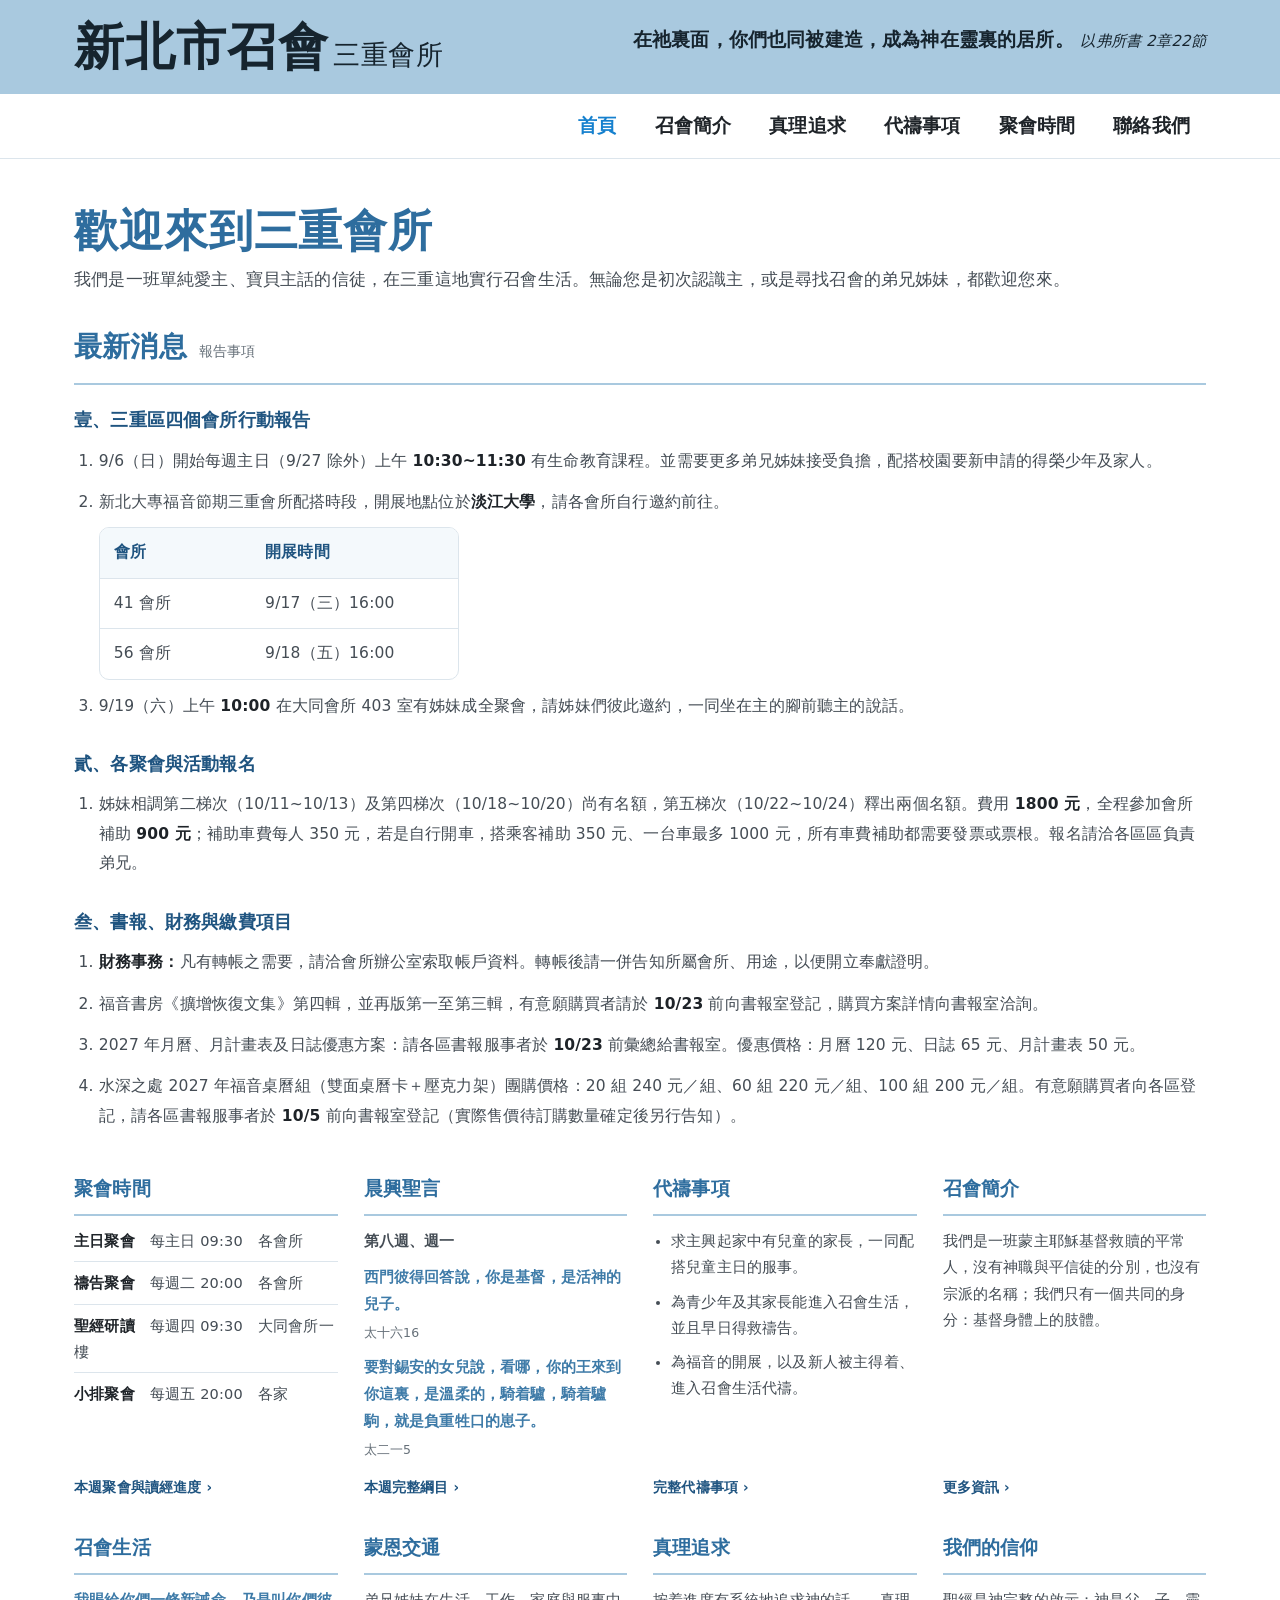
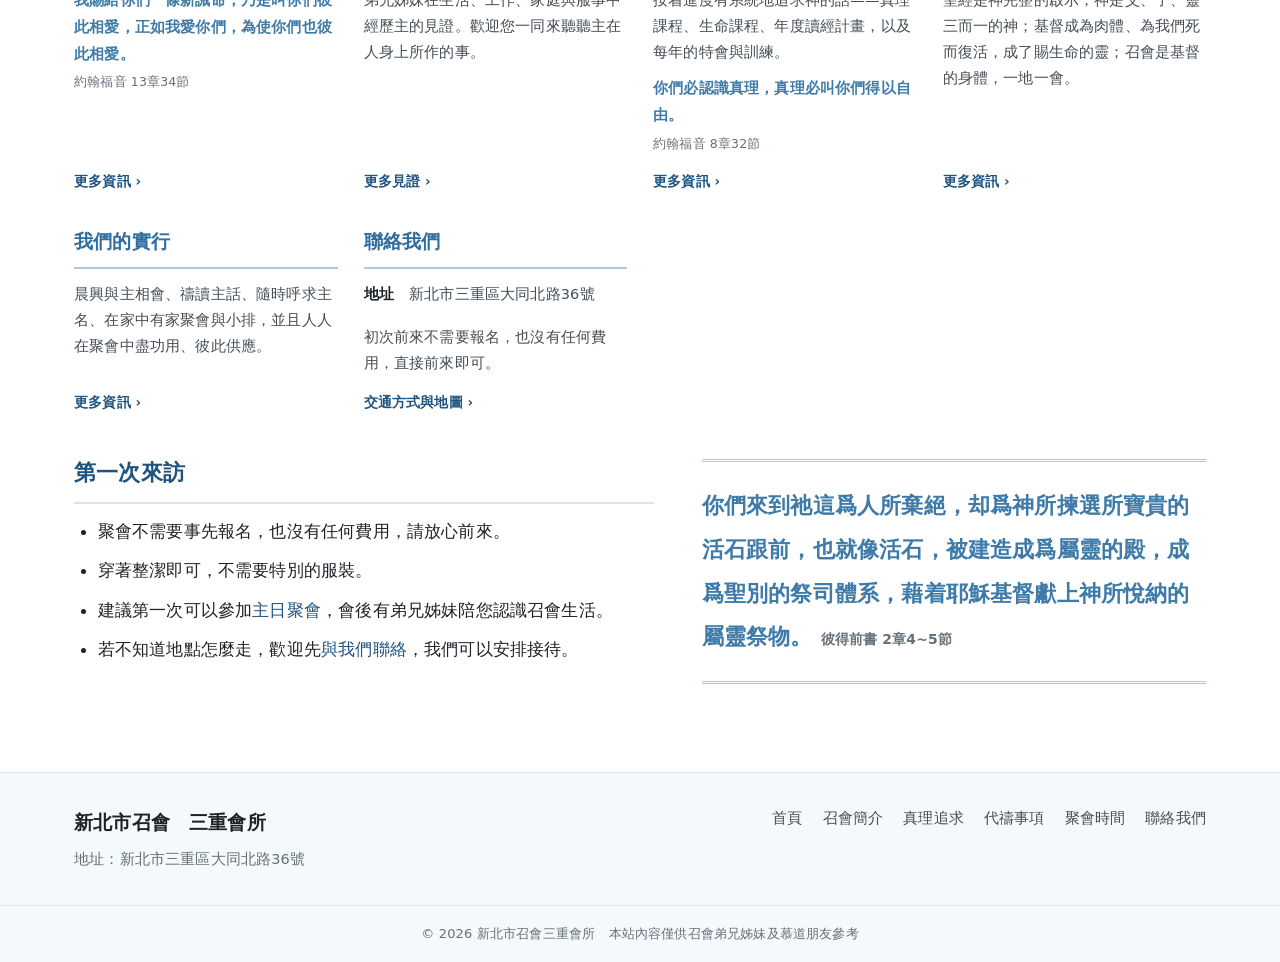
<file: index.html>
<!DOCTYPE html>
<html lang="zh-Hant-TW">
<head>
<meta charset="UTF-8">
<meta name="viewport" content="width=device-width, initial-scale=1">
<title>首頁</title>
<meta name="description" content="新北市召會三重會所：聚會時間、代禱事項、晨興聖言與真理追求資訊。歡迎您與我們一同過召會生活。">
<meta name="theme-color" content="#A9C9DF">
<meta property="og:type" content="website">
<meta property="og:title" content="首頁｜新北市召會三重會所">
<meta property="og:description" content="新北市召會三重會所：聚會時間、代禱事項、晨興聖言與真理追求資訊。歡迎您與我們一同過召會生活。">
<meta property="og:locale" content="zh_TW">
<link rel="stylesheet" href="style.css">
</head>
<body data-page="home">

<a class="skip-link" href="#main">跳至主要內容</a>

<!-- 標題帶與選單由 site.js 產生；未開啟 JavaScript 時顯示下方簡易連結 -->
<div id="site-header"><noscript>
  <header class="banner"><div class="wrap banner__inner">
    <span class="banner__logo"><span class="banner__org">新北市召會</span><span class="banner__hall">三重會所</span></span>
  </div></header>
  <nav class="nav" aria-label="主選單"><div class="wrap nav__inner"><ul class="nav__list" style="display:flex">
    <li class="nav__item"><a class="nav__link" href="index.html">首頁</a></li>
    <li class="nav__item"><a class="nav__link" href="about.html">召會簡介</a></li>
    <li class="nav__item"><a class="nav__link" href="truth.html">真理追求</a></li>
    <li class="nav__item"><a class="nav__link" href="prayer.html">代禱事項</a></li>
    <li class="nav__item"><a class="nav__link" href="meetings.html">聚會時間</a></li>
    <li class="nav__item"><a class="nav__link" href="contact.html">聯絡我們</a></li>
  </ul></div></nav>
</noscript></div>

<main id="main" class="page">
  <div class="wrap">
    <h1 class="page__title">歡迎來到三重會所</h1>
    <p class="page__lead">我們是一班單純愛主、寶貝主話的信徒，在三重這地實行召會生活。無論您是初次認識主，或是尋找召會的弟兄姊妹，都歡迎您來。</p>


    <!-- ============================================================
         最新消息／報告事項　★ 每週更新：修改下面三個 section 的條列即可
         ============================================================ -->
    <section class="news">
      <div class="news__head">
        <h2 class="news__title">最新消息</h2>
        <span class="news__date">報告事項</span>
      </div>

      <div class="news__sec">
        <h3 class="news__h">壹、三重區四個會所行動報告</h3>
        <ol class="news__list">
          <li>9/6（日）開始每週主日（9/27 除外）上午 <b>10:30~11:30</b> 有生命教育課程。並需要更多弟兄姊妹接受負擔，配搭校園要新申請的得榮少年及家人。</li>
          <li>新北大專福音節期三重會所配搭時段，開展地點位於<b>淡江大學</b>，請各會所自行邀約前往。
            <div class="tbl-wrap" style="margin:10px 0 0;max-width:360px">
              <table class="tbl">
                <thead><tr><th>會所</th><th>開展時間</th></tr></thead>
                <tbody>
                  <tr><td class="nw">41 會所</td><td class="when">9/17（三）16:00</td></tr>
                  <tr><td class="nw">56 會所</td><td class="when">9/18（五）16:00</td></tr>
                </tbody>
              </table>
            </div>
          </li>
          <li>9/19（六）上午 <b>10:00</b> 在大同會所 403 室有姊妹成全聚會，請姊妹們彼此邀約，一同坐在主的腳前聽主的說話。</li>
        </ol>
      </div>

      <div class="news__sec">
        <h3 class="news__h">貳、各聚會與活動報名</h3>
        <ol class="news__list">
          <li>姊妹相調第二梯次（10/11~10/13）及第四梯次（10/18~10/20）尚有名額，第五梯次（10/22~10/24）釋出兩個名額。費用 <b>1800 元</b>，全程參加會所補助 <b>900 元</b>；補助車費每人 350 元，若是自行開車，搭乘客補助 350 元、一台車最多 1000 元，所有車費補助都需要發票或票根。報名請洽各區區負責弟兄。</li>
        </ol>
      </div>

      <div class="news__sec">
        <h3 class="news__h">叁、書報、財務與繳費項目</h3>
        <ol class="news__list">
          <li><b>財務事務：</b>凡有轉帳之需要，請洽會所辦公室索取帳戶資料。轉帳後請一併告知所屬會所、用途，以便開立奉獻證明。</li>
          <li>福音書房《擴增恢復文集》第四輯，並再版第一至第三輯，有意願購買者請於 <b>10/23</b> 前向書報室登記，購買方案詳情向書報室洽詢。</li>
          <li>2027 年月曆、月計畫表及日誌優惠方案：請各區書報服事者於 <b>10/23</b> 前彙總給書報室。優惠價格：月曆 120 元、日誌 65 元、月計畫表 50 元。</li>
          <li>水深之處 2027 年福音桌曆組（雙面桌曆卡＋壓克力架）團購價格：20 組 240 元／組、60 組 220 元／組、100 組 200 元／組。有意願購買者向各區登記，請各區書報服事者於 <b>10/5</b> 前向書報室登記（實際售價待訂購數量確定後另行告知）。</li>
        </ol>
      </div>
    </section>

    <!-- ============================================================
         首頁入口區塊（參照淡水會所首頁的四欄版面）
         每一塊放一段摘要，底部以「更多資訊 ›」連到內頁。
         ★ 標記處請替換為實際內容。
         ============================================================ -->
    <div class="home-grid">

      <!-- ── 2. 聚會時間 ── -->
      <section class="block">
        <h2 class="block__title">聚會時間</h2>
        <div class="block__body">
          <ul class="block__list block__list--plain">
            <li><span class="block__date">主日聚會</span>　每主日 09:30　各會所</li>
            <li><span class="block__date">禱告聚會</span>　每週二 20:00　各會所</li>
            <li><span class="block__date">聖經研讀</span>　每週四 09:30　大同會所一樓</li>
            <li><span class="block__date">小排聚會</span>　每週五 20:00　各家</li>
          </ul>
        </div>
        <a class="block__more" href="meetings.html">本週聚會與讀經進度</a>
      </section>

      <!-- ── 3. 晨興聖言（★ 每週更新摘錄）── -->
      <section class="block">
        <h2 class="block__title">晨興聖言</h2>
        <div class="block__body">
          <p><b>第八週、週一</b></p>
          <p class="block__quote">西門彼得回答說，你是基督，是活神的兒子。
            <span class="block__ref">太十六16</span>
          </p>
          <p class="block__quote">要對錫安的女兒說，看哪，你的王來到你這裏，是溫柔的，騎着驢，騎着驢駒，就是負重牲口的崽子。
            <span class="block__ref">太二一5</span>
          </p>
        </div>
        <a class="block__more" href="morning-revival.html">本週完整綱目</a>
      </section>

      <!-- ── 4. 代禱事項 ── -->
      <section class="block">
        <h2 class="block__title">代禱事項</h2>
        <div class="block__body">
          <ul class="block__list">
            <li>求主興起家中有兒童的家長，一同配搭兒童主日的服事。</li>
            <li>為青少年及其家長能進入召會生活，並且早日得救禱告。</li>
            <li>為福音的開展，以及新人被主得着、進入召會生活代禱。</li>
          </ul>
        </div>
        <a class="block__more" href="prayer.html">完整代禱事項</a>
      </section>

      <!-- ── 5. 召會簡介 ── -->
      <section class="block">
        <h2 class="block__title">召會簡介</h2>
        <div class="block__body">
          <p>我們是一班蒙主耶穌基督救贖的平常人，沒有神職與平信徒的分別，也沒有宗派的名稱；我們只有一個共同的身分：基督身體上的肢體。</p>
        </div>
        <a class="block__more" href="about.html">更多資訊</a>
      </section>

      <!-- ── 6. 召會生活 ── -->
      <section class="block">
        <h2 class="block__title">召會生活</h2>
        <div class="block__body">
          <!-- ★ 有照片時，上傳到 repo 根目錄後在這裏加上 <img src="照片.jpg" alt="召會生活"> -->
          <p class="block__quote">我賜給你們一條新誡命，乃是叫你們彼此相愛，正如我愛你們，為使你們也彼此相愛。
            <span class="block__ref">約翰福音 13章34節</span>
          </p>
        </div>
        <a class="block__more" href="church-life.html">更多資訊</a>
      </section>

      <!-- ── 7. 蒙恩交通（★ 不定期更新摘錄）── -->
      <section class="block">
        <h2 class="block__title">蒙恩交通</h2>
        <div class="block__body">
          <p>弟兄姊妹在生活、工作、家庭與服事中經歷主的見證。歡迎您一同來聽聽主在人身上所作的事。</p>
          <!-- ★ 有見證時，把上面這段換成見證前三、四行的摘錄 -->
        </div>
        <a class="block__more" href="testimony.html">更多見證</a>
      </section>

      <!-- ── 8. 真理追求 ── -->
      <section class="block">
        <h2 class="block__title">真理追求</h2>
        <div class="block__body">
          <p>按着進度有系統地追求神的話——真理課程、生命課程、年度讀經計畫，以及每年的特會與訓練。</p>
          <p class="block__quote">你們必認識真理，真理必叫你們得以自由。
            <span class="block__ref">約翰福音 8章32節</span>
          </p>
        </div>
        <a class="block__more" href="truth.html">更多資訊</a>
      </section>

      <!-- ── 9. 我們的信仰 ── -->
      <section class="block">
        <h2 class="block__title">我們的信仰</h2>
        <div class="block__body">
          <p>聖經是神完整的啟示；神是父、子、靈三而一的神；基督成為肉體、為我們死而復活，成了賜生命的靈；召會是基督的身體，一地一會。</p>
        </div>
        <a class="block__more" href="faith.html">更多資訊</a>
      </section>

      <!-- ── 10. 我們的實行 ── -->
      <section class="block">
        <h2 class="block__title">我們的實行</h2>
        <div class="block__body">
          <p>晨興與主相會、禱讀主話、隨時呼求主名、在家中有家聚會與小排，並且人人在聚會中盡功用、彼此供應。</p>
        </div>
        <a class="block__more" href="practice.html">更多資訊</a>
      </section>

      <!-- ── 11. 聯絡我們 ── -->
      <section class="block">
        <h2 class="block__title">聯絡我們</h2>
        <div class="block__body">
          <ul class="block__list block__list--plain">
            <li><span class="block__date">地址</span>　新北市三重區大同北路36號</li>
            <!-- ★ 有電話與信箱時，取消下面兩行的註解並填入：
            <li><span class="block__date">電話</span>　(02) 0000-0000</li>
            <li><span class="block__date">E-mail</span>　someone@example.com</li>
            -->
          </ul>
          <p>初次前來不需要報名，也沒有任何費用，直接前來即可。</p>
        </div>
        <a class="block__more" href="contact.html">交通方式與地圖</a>
      </section>

      <!-- ★ 相關網站區塊：取得各站網址後再加回（請告知網址） -->

    </div>

    <!-- ── 初次來訪 ── -->
    <div class="layout">
      <div>
        <h2 class="sec" style="margin-top:0">第一次來訪</h2>
        <ul class="list">
          <li>聚會不需要事先報名，也沒有任何費用，請放心前來。</li>
          <li>穿著整潔即可，不需要特別的服裝。</li>
          <li>建議第一次可以參加<a href="meetings.html">主日聚會</a>，會後有弟兄姊妹陪您認識召會生活。</li>
          <li>若不知道地點怎麼走，歡迎先<a href="contact.html">與我們聯絡</a>，我們可以安排接待。</li>
        </ul>
      </div>
      <aside>
        <p class="verse verse--ruled">
          你們來到祂這爲人所棄絕，却爲神所揀選所寶貴的活石跟前，也就像活石，被建造成爲屬靈的殿，成爲聖別的祭司體系，藉着耶穌基督獻上神所悅納的屬靈祭物。
          <span class="verse__ref">彼得前書 2章4~5節</span>
        </p>
      </aside>
    </div>
  </div>
</main>

<div id="site-footer"></div>
<script src="site.js"></script>
</body>
</html>
</file>
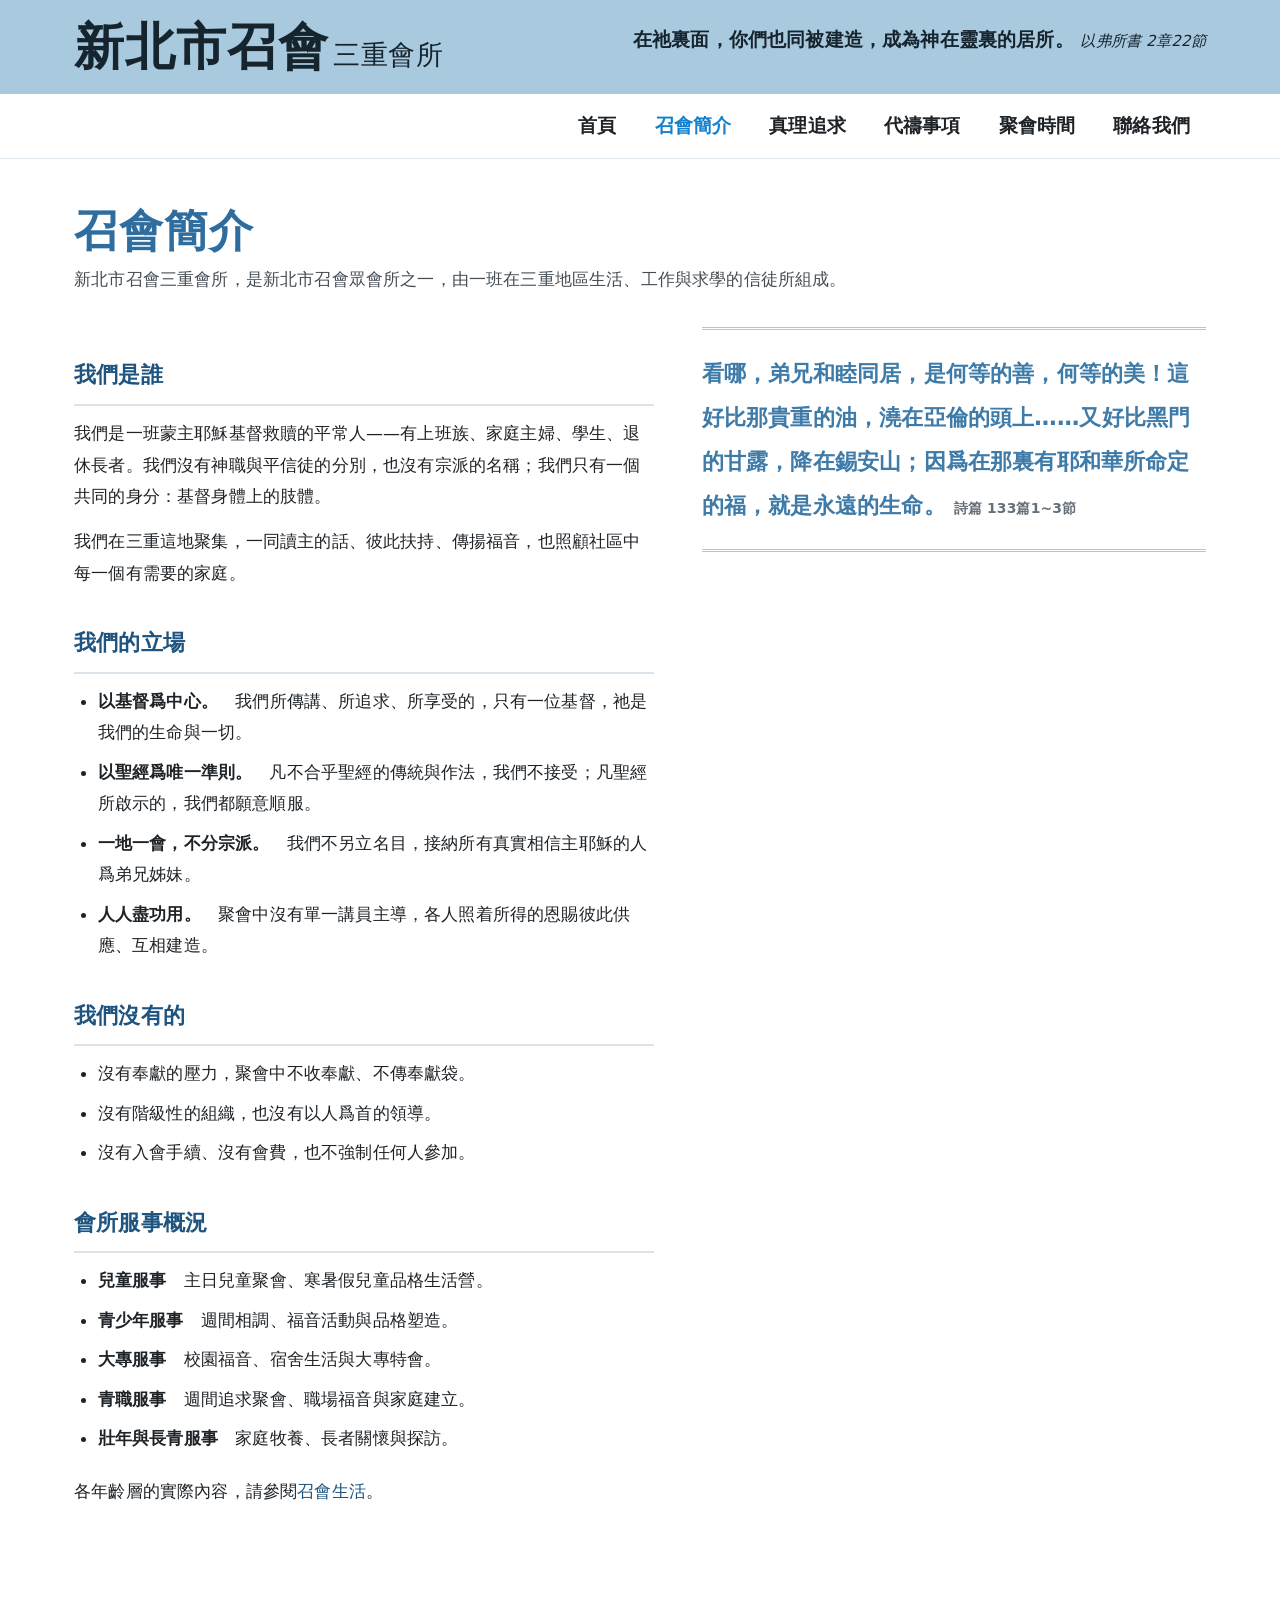
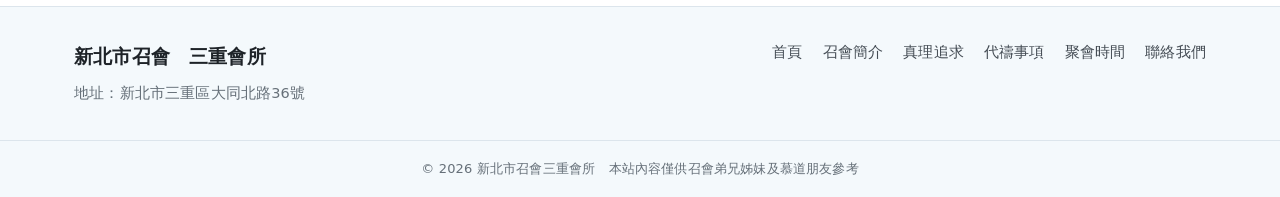
<file: about.html>
<!DOCTYPE html>
<html lang="zh-Hant-TW">
<head>
<meta charset="UTF-8">
<meta name="viewport" content="width=device-width, initial-scale=1">
<title>召會簡介</title>
<meta name="description" content="認識新北市召會三重會所：我們是誰、我們的立場、我們沒有的，以及會所的服事概況。">
<meta name="theme-color" content="#A9C9DF">
<meta property="og:type" content="website">
<meta property="og:title" content="召會簡介｜新北市召會三重會所">
<meta property="og:description" content="認識新北市召會三重會所：我們是誰、我們的立場、我們沒有的，以及會所的服事概況。">
<meta property="og:locale" content="zh_TW">
<link rel="stylesheet" href="style.css">
</head>
<body data-page="about">

<a class="skip-link" href="#main">跳至主要內容</a>

<!-- 標題帶與選單由 site.js 產生；未開啟 JavaScript 時顯示下方簡易連結 -->
<div id="site-header"><noscript>
  <header class="banner"><div class="wrap banner__inner">
    <span class="banner__logo"><span class="banner__org">新北市召會</span><span class="banner__hall">三重會所</span></span>
  </div></header>
  <nav class="nav" aria-label="主選單"><div class="wrap nav__inner"><ul class="nav__list" style="display:flex">
    <li class="nav__item"><a class="nav__link" href="index.html">首頁</a></li>
    <li class="nav__item"><a class="nav__link" href="about.html">召會簡介</a></li>
    <li class="nav__item"><a class="nav__link" href="truth.html">真理追求</a></li>
    <li class="nav__item"><a class="nav__link" href="prayer.html">代禱事項</a></li>
    <li class="nav__item"><a class="nav__link" href="meetings.html">聚會時間</a></li>
    <li class="nav__item"><a class="nav__link" href="contact.html">聯絡我們</a></li>
  </ul></div></nav>
</noscript></div>

<main id="main" class="page">
  <div class="wrap">
    <h1 class="page__title">召會簡介</h1>
    <p class="page__lead">新北市召會三重會所，是新北市召會眾會所之一，由一班在三重地區生活、工作與求學的信徒所組成。</p>

    <div class="layout">
      <div>
        <h2 class="sec">我們是誰</h2>
        <p>我們是一班蒙主耶穌基督救贖的平常人——有上班族、家庭主婦、學生、退休長者。我們沒有神職與平信徒的分別，也沒有宗派的名稱；我們只有一個共同的身分：基督身體上的肢體。</p>
        <p>我們在三重這地聚集，一同讀主的話、彼此扶持、傳揚福音，也照顧社區中每一個有需要的家庭。</p>

        <h2 class="sec">我們的立場</h2>
        <ul class="list">
          <li><b>以基督爲中心。</b>　我們所傳講、所追求、所享受的，只有一位基督，祂是我們的生命與一切。</li>
          <li><b>以聖經爲唯一準則。</b>　凡不合乎聖經的傳統與作法，我們不接受；凡聖經所啟示的，我們都願意順服。</li>
          <li><b>一地一會，不分宗派。</b>　我們不另立名目，接納所有真實相信主耶穌的人爲弟兄姊妹。</li>
          <li><b>人人盡功用。</b>　聚會中沒有單一講員主導，各人照着所得的恩賜彼此供應、互相建造。</li>
        </ul>

        <h2 class="sec">我們沒有的</h2>
        <ul class="list">
          <li>沒有奉獻的壓力，聚會中不收奉獻、不傳奉獻袋。</li>
          <li>沒有階級性的組織，也沒有以人爲首的領導。</li>
          <li>沒有入會手續、沒有會費，也不強制任何人參加。</li>
        </ul>

        <h2 class="sec">會所服事概況</h2>
        <ul class="list">
          <li><b>兒童服事</b>　主日兒童聚會、寒暑假兒童品格生活營。</li>
          <li><b>青少年服事</b>　週間相調、福音活動與品格塑造。</li>
          <li><b>大專服事</b>　校園福音、宿舍生活與大專特會。</li>
          <li><b>青職服事</b>　週間追求聚會、職場福音與家庭建立。</li>
          <li><b>壯年與長青服事</b>　家庭牧養、長者關懷與探訪。</li>
        </ul>
        <p>各年齡層的實際內容，請參閱<a href="church-life.html">召會生活</a>。</p>

        <!-- ★ 會所沿革：取得設立年份、遷移與人數概況後，可在此加入一段 div.note -->
      </div>

      <aside>
        <p class="verse verse--ruled">
          看哪，弟兄和睦同居，是何等的善，何等的美！這好比那貴重的油，澆在亞倫的頭上……又好比黑門的甘露，降在錫安山；因爲在那裏有耶和華所命定的福，就是永遠的生命。
          <span class="verse__ref">詩篇 133篇1~3節</span>
        </p>

        <!-- ★ 會所照片：上傳到 repo 根目錄後，在此加入 figure.figure 與 img -->
      </aside>
    </div>
  </div>
</main>

<div id="site-footer"></div>
<script src="site.js"></script>
</body>
</html>
</file>
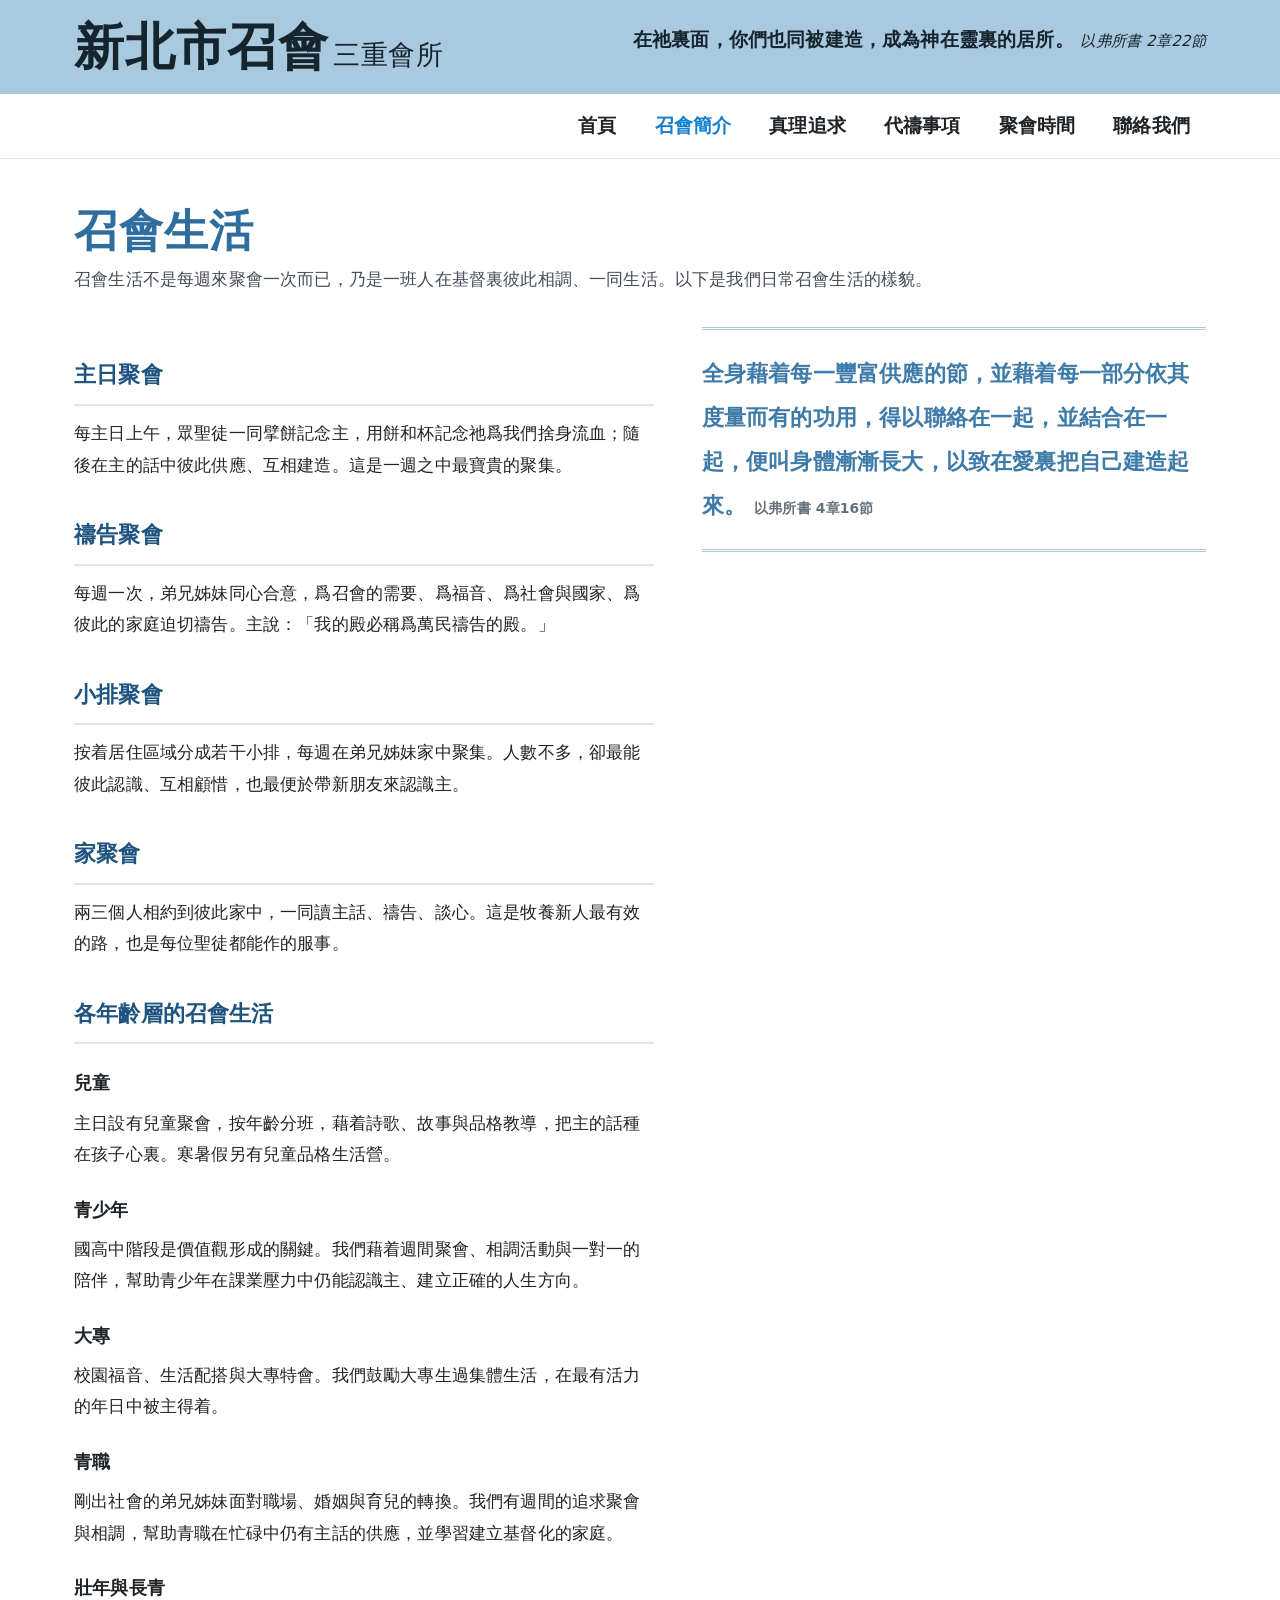
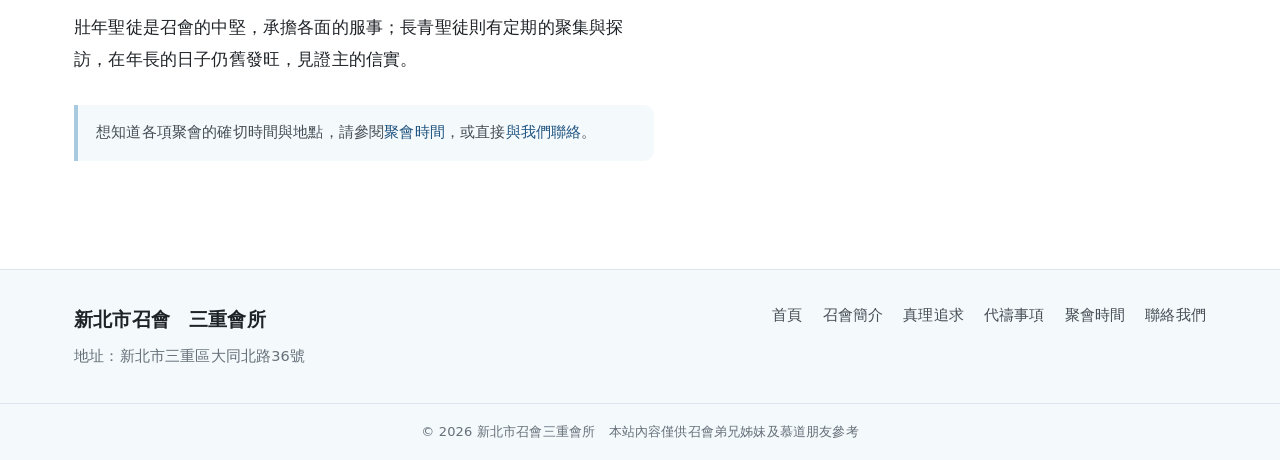
<file: church-life.html>
<!DOCTYPE html>
<html lang="zh-Hant-TW">
<head>
<meta charset="UTF-8">
<meta name="viewport" content="width=device-width, initial-scale=1">
<title>召會生活</title>
<meta name="description" content="三重會所的召會生活：主日聚會、禱告聚會、小排與家聚會，以及兒童、青少年、大專、青職、長青各年齡層的服事。">
<meta name="theme-color" content="#A9C9DF">
<meta property="og:type" content="website">
<meta property="og:title" content="召會生活｜新北市召會三重會所">
<meta property="og:description" content="三重會所的召會生活：主日聚會、禱告聚會、小排與家聚會，以及兒童、青少年、大專、青職、長青各年齡層的服事。">
<meta property="og:locale" content="zh_TW">
<link rel="stylesheet" href="style.css">
</head>
<body data-page="church-life">

<a class="skip-link" href="#main">跳至主要內容</a>

<!-- 標題帶與選單由 site.js 產生；未開啟 JavaScript 時顯示下方簡易連結 -->
<div id="site-header"><noscript>
  <header class="banner"><div class="wrap banner__inner">
    <span class="banner__logo"><span class="banner__org">新北市召會</span><span class="banner__hall">三重會所</span></span>
  </div></header>
  <nav class="nav" aria-label="主選單"><div class="wrap nav__inner"><ul class="nav__list" style="display:flex">
    <li class="nav__item"><a class="nav__link" href="index.html">首頁</a></li>
    <li class="nav__item"><a class="nav__link" href="about.html">召會簡介</a></li>
    <li class="nav__item"><a class="nav__link" href="truth.html">真理追求</a></li>
    <li class="nav__item"><a class="nav__link" href="prayer.html">代禱事項</a></li>
    <li class="nav__item"><a class="nav__link" href="meetings.html">聚會時間</a></li>
    <li class="nav__item"><a class="nav__link" href="contact.html">聯絡我們</a></li>
  </ul></div></nav>
</noscript></div>

<main id="main" class="page">
  <div class="wrap">
    <h1 class="page__title">召會生活</h1>
    <p class="page__lead">召會生活不是每週來聚會一次而已，乃是一班人在基督裏彼此相調、一同生活。以下是我們日常召會生活的樣貌。</p>

    <div class="layout">
      <div>
        <h2 class="sec">主日聚會</h2>
        <p>每主日上午，眾聖徒一同擘餅記念主，用餅和杯記念祂爲我們捨身流血；隨後在主的話中彼此供應、互相建造。這是一週之中最寶貴的聚集。</p>

        <h2 class="sec">禱告聚會</h2>
        <p>每週一次，弟兄姊妹同心合意，爲召會的需要、爲福音、爲社會與國家、爲彼此的家庭迫切禱告。主說：「我的殿必稱爲萬民禱告的殿。」</p>

        <h2 class="sec">小排聚會</h2>
        <p>按着居住區域分成若干小排，每週在弟兄姊妹家中聚集。人數不多，卻最能彼此認識、互相顧惜，也最便於帶新朋友來認識主。</p>

        <h2 class="sec">家聚會</h2>
        <p>兩三個人相約到彼此家中，一同讀主話、禱告、談心。這是牧養新人最有效的路，也是每位聖徒都能作的服事。</p>

        <h2 class="sec">各年齡層的召會生活</h2>

        <h3 class="sub">兒童</h3>
        <p>主日設有兒童聚會，按年齡分班，藉着詩歌、故事與品格教導，把主的話種在孩子心裏。寒暑假另有兒童品格生活營。</p>

        <h3 class="sub">青少年</h3>
        <p>國高中階段是價值觀形成的關鍵。我們藉着週間聚會、相調活動與一對一的陪伴，幫助青少年在課業壓力中仍能認識主、建立正確的人生方向。</p>

        <h3 class="sub">大專</h3>
        <p>校園福音、生活配搭與大專特會。我們鼓勵大專生過集體生活，在最有活力的年日中被主得着。</p>

        <h3 class="sub">青職</h3>
        <p>剛出社會的弟兄姊妹面對職場、婚姻與育兒的轉換。我們有週間的追求聚會與相調，幫助青職在忙碌中仍有主話的供應，並學習建立基督化的家庭。</p>

        <h3 class="sub">壯年與長青</h3>
        <p>壯年聖徒是召會的中堅，承擔各面的服事；長青聖徒則有定期的聚集與探訪，在年長的日子仍舊發旺，見證主的信實。</p>

        <div class="note" style="margin-top:30px">
          想知道各項聚會的確切時間與地點，請參閱<a href="meetings.html">聚會時間</a>，或直接<a href="contact.html">與我們聯絡</a>。
        </div>
      </div>

      <aside>
        <p class="verse verse--ruled">
          全身藉着每一豐富供應的節，並藉着每一部分依其度量而有的功用，得以聯絡在一起，並結合在一起，便叫身體漸漸長大，以致在愛裏把自己建造起來。
          <span class="verse__ref">以弗所書 4章16節</span>
        </p>
      </aside>
    </div>
  </div>
</main>

<div id="site-footer"></div>
<script src="site.js"></script>
</body>
</html>
</file>
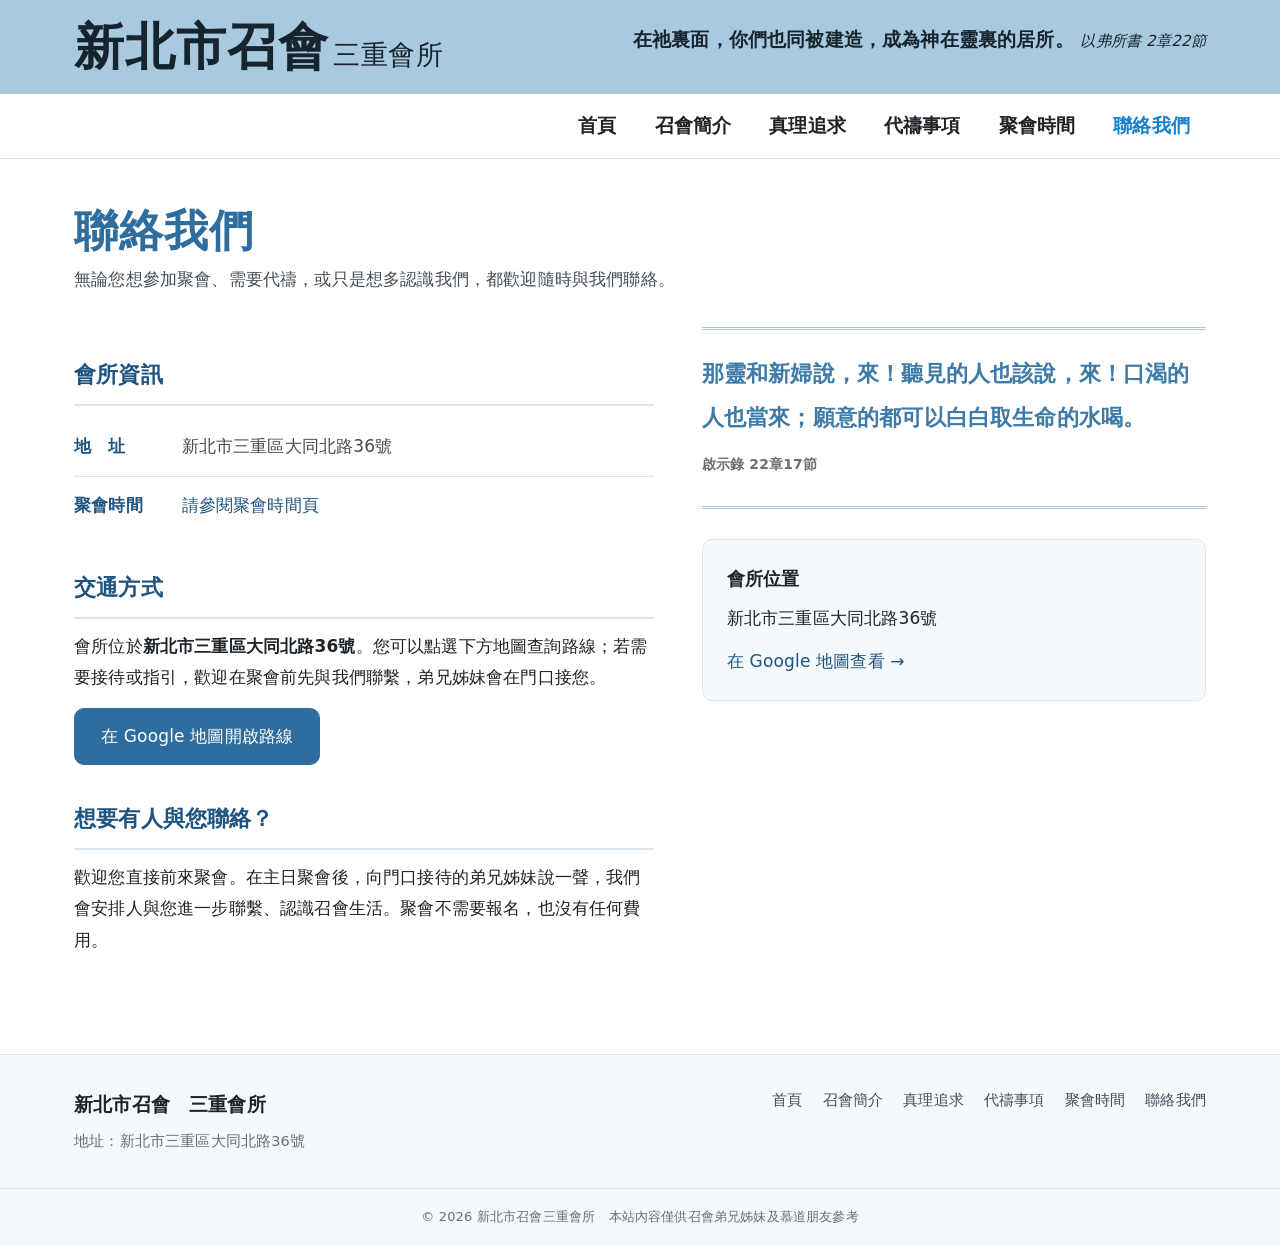
<file: contact.html>
<!DOCTYPE html>
<html lang="zh-Hant-TW">
<head>
<meta charset="UTF-8">
<meta name="viewport" content="width=device-width, initial-scale=1">
<title>聯絡我們</title>
<meta name="description" content="新北市召會三重會所的地址、電話、電子信箱與交通方式；歡迎來訪或與我們聯絡。">
<meta name="theme-color" content="#A9C9DF">
<meta property="og:type" content="website">
<meta property="og:title" content="聯絡我們｜新北市召會三重會所">
<meta property="og:description" content="新北市召會三重會所的地址、電話、電子信箱與交通方式；歡迎來訪或與我們聯絡。">
<meta property="og:locale" content="zh_TW">
<link rel="stylesheet" href="style.css">
</head>
<body data-page="contact">

<a class="skip-link" href="#main">跳至主要內容</a>

<!-- 標題帶與選單由 site.js 產生；未開啟 JavaScript 時顯示下方簡易連結 -->
<div id="site-header"><noscript>
  <header class="banner"><div class="wrap banner__inner">
    <span class="banner__logo"><span class="banner__org">新北市召會</span><span class="banner__hall">三重會所</span></span>
  </div></header>
  <nav class="nav" aria-label="主選單"><div class="wrap nav__inner"><ul class="nav__list" style="display:flex">
    <li class="nav__item"><a class="nav__link" href="index.html">首頁</a></li>
    <li class="nav__item"><a class="nav__link" href="about.html">召會簡介</a></li>
    <li class="nav__item"><a class="nav__link" href="truth.html">真理追求</a></li>
    <li class="nav__item"><a class="nav__link" href="prayer.html">代禱事項</a></li>
    <li class="nav__item"><a class="nav__link" href="meetings.html">聚會時間</a></li>
    <li class="nav__item"><a class="nav__link" href="contact.html">聯絡我們</a></li>
  </ul></div></nav>
</noscript></div>

<main id="main" class="page">
  <div class="wrap">
    <h1 class="page__title">聯絡我們</h1>
    <p class="page__lead">無論您想參加聚會、需要代禱，或只是想多認識我們，都歡迎隨時與我們聯絡。</p>

    <div class="layout">
      <div>
        <h2 class="sec">會所資訊</h2>
        <!-- ★ 取得電話與信箱後，在此加回兩列，並同步 site.js 的 SITE.phone / SITE.email（頁尾會用到） -->
        <ul class="contact">
          <li><span class="k">地　址</span><span class="v">新北市三重區大同北路36號</span></li>
          <li><span class="k">聚會時間</span><span class="v"><a href="meetings.html">請參閱聚會時間頁</a></span></li>
        </ul>

        <h2 class="sec">交通方式</h2>
        <p>會所位於<b>新北市三重區大同北路36號</b>。您可以點選下方地圖查詢路線；若需要接待或指引，歡迎在聚會前先與我們聯繫，弟兄姊妹會在門口接您。</p>
        <p><a class="card" style="display:inline-block;background:var(--brand);color:#fff;border-color:var(--brand);padding:12px 26px" href="https://www.google.com/maps/search/?api=1&query=%E6%96%B0%E5%8C%97%E5%B8%82%E4%B8%89%E9%87%8D%E5%8D%80%E5%A4%A7%E5%90%8C%E5%8C%97%E8%B7%AF36%E8%99%9F" target="_blank" rel="noopener">在 Google 地圖開啟路線</a></p>
        <!-- ★ 取得詳細捷運／公車／停車資訊後，可在此加回 h3.sub 分段說明 -->

        <h2 class="sec">想要有人與您聯絡？</h2>
        <p>歡迎您直接前來聚會。在主日聚會後，向門口接待的弟兄姊妹說一聲，我們會安排人與您進一步聯繫、認識召會生活。聚會不需要報名，也沒有任何費用。</p>
        <!-- ★ 有信箱後可加回這顆按鈕：
        <p><a class="card" style="display:inline-block;background:var(--brand);color:#fff;border-color:var(--brand);padding:12px 26px" href="mailto:信箱位址?subject=我想認識三重會所">寫信給我們</a></p>
        -->
      </div>

      <aside>
        <p class="verse verse--ruled">
          那靈和新婦說，來！聽見的人也該說，來！口渴的人也當來；願意的都可以白白取生命的水喝。
          <span class="verse__ref">啟示錄 22章17節</span>
        </p>

        <div class="panel" style="margin-top:30px">
          <h3 class="sub" style="margin-top:0">會所位置</h3>
          <p style="margin-bottom:12px">新北市三重區大同北路36號</p>
          <p style="margin-bottom:0"><a href="https://www.google.com/maps/search/?api=1&query=%E6%96%B0%E5%8C%97%E5%B8%82%E4%B8%89%E9%87%8D%E5%8D%80%E5%A4%A7%E5%90%8C%E5%8C%97%E8%B7%AF36%E8%99%9F" target="_blank" rel="noopener">在 Google 地圖查看 →</a></p>
          <!-- ★ 若要改成嵌入式地圖：Google 地圖 → 搜尋地址 → 分享 → 嵌入地圖 → 複製 iframe，取代本區塊 -->
        </div>
      </aside>
    </div>
  </div>
</main>

<div id="site-footer"></div>
<script src="site.js"></script>
</body>
</html>
</file>
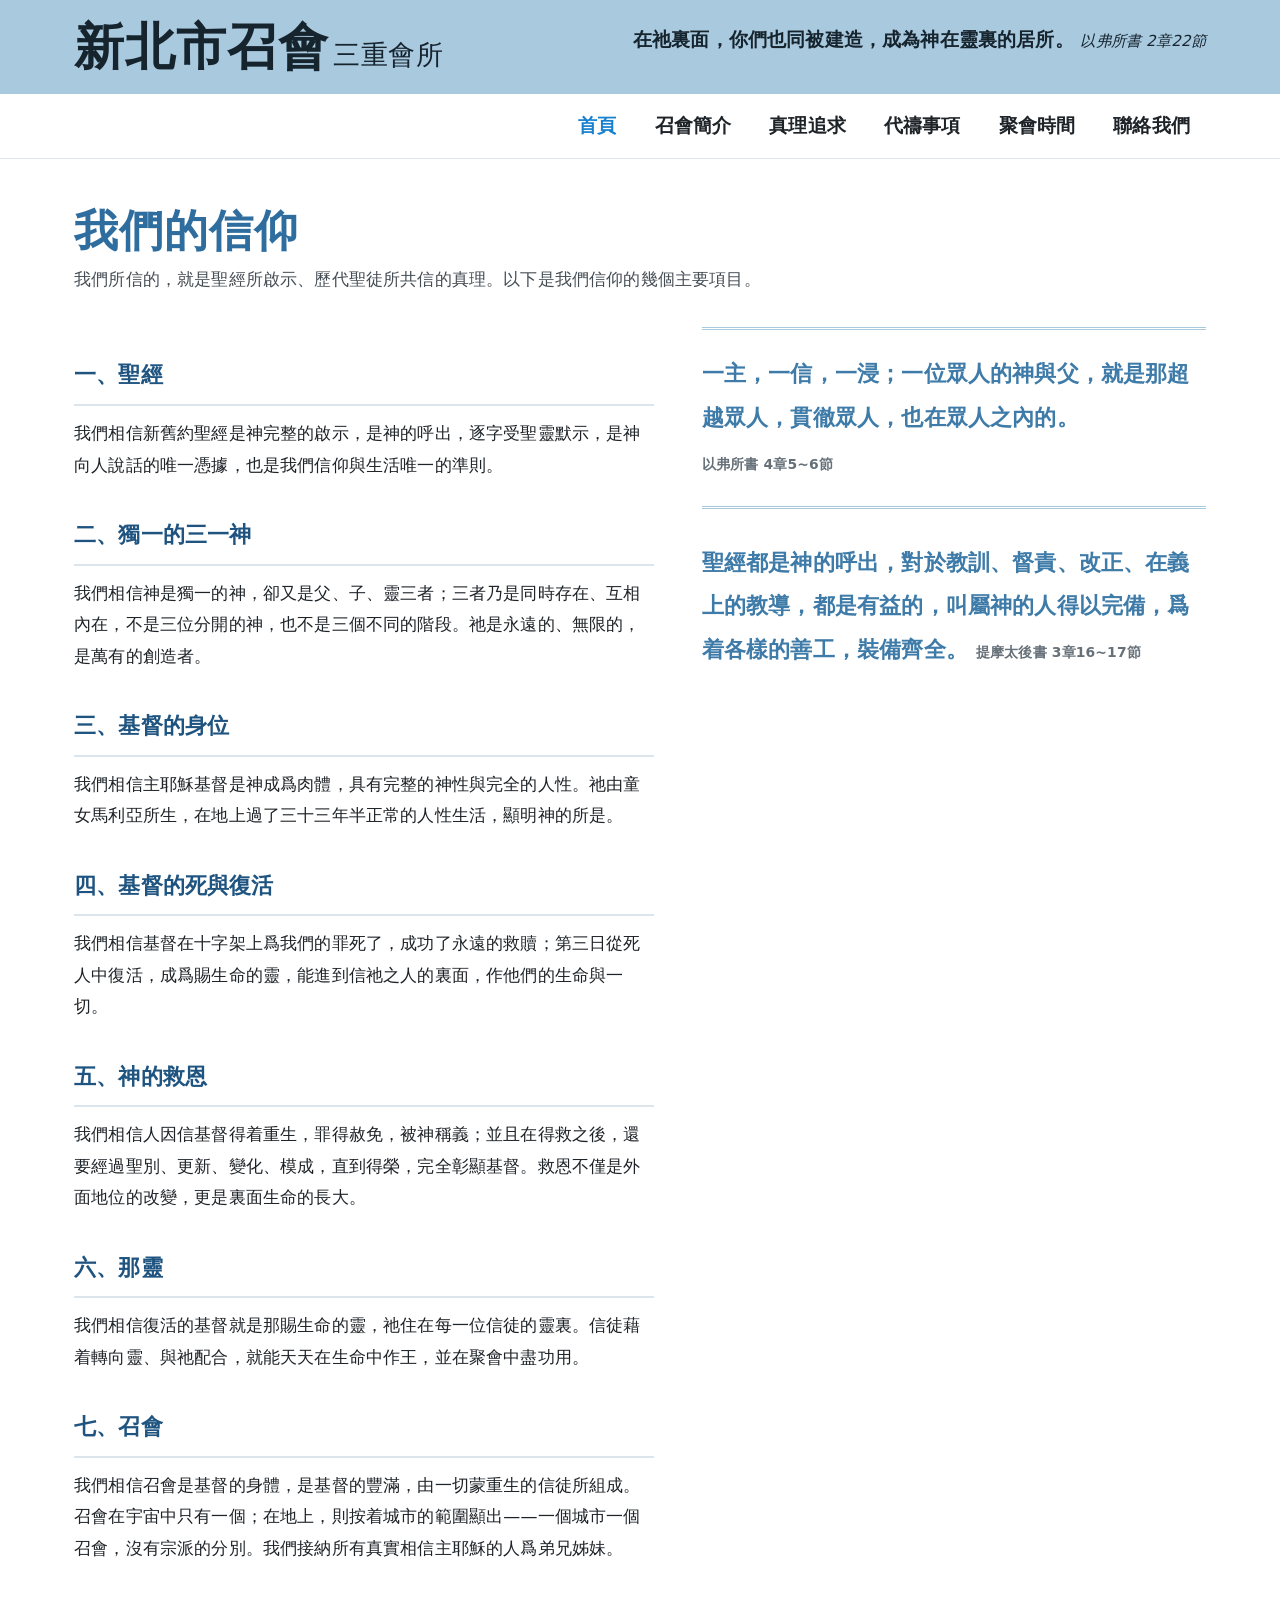
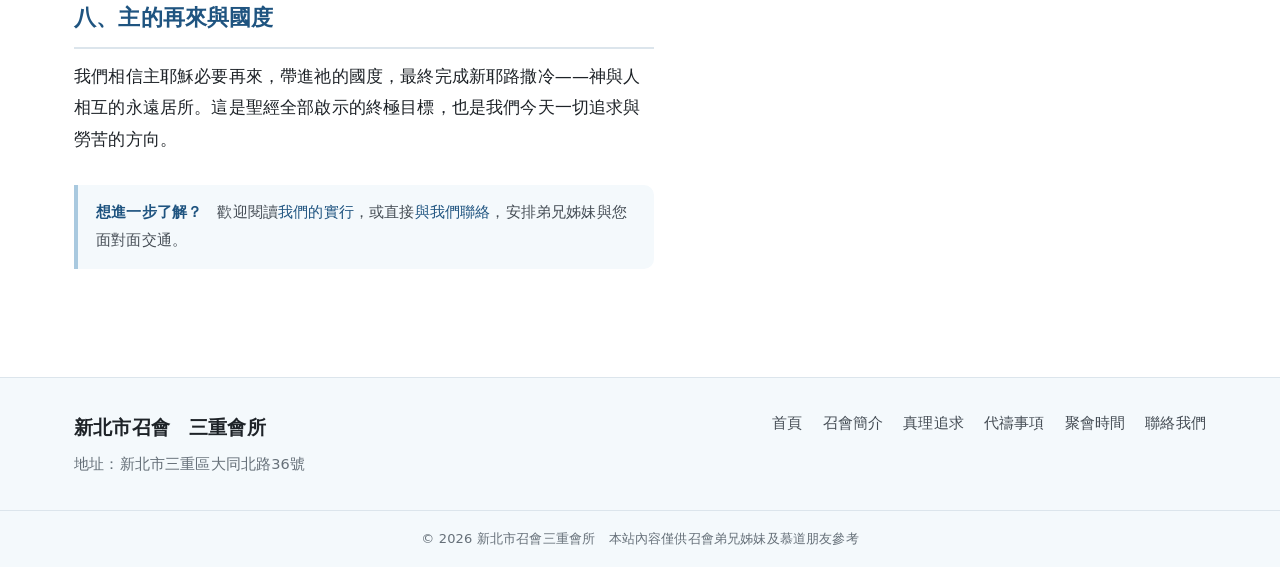
<file: faith.html>
<!DOCTYPE html>
<html lang="zh-Hant-TW">
<head>
<meta charset="UTF-8">
<meta name="viewport" content="width=device-width, initial-scale=1">
<title>我們的信仰</title>
<meta name="description" content="新北市召會三重會所所信的：聖經、三一神、基督的身位與工作、神的救恩、那靈、召會與主的再來。">
<meta name="theme-color" content="#A9C9DF">
<meta property="og:type" content="website">
<meta property="og:title" content="我們的信仰｜新北市召會三重會所">
<meta property="og:description" content="新北市召會三重會所所信的：聖經、三一神、基督的身位與工作、神的救恩、那靈、召會與主的再來。">
<meta property="og:locale" content="zh_TW">
<link rel="stylesheet" href="style.css">
</head>
<body data-page="faith">

<a class="skip-link" href="#main">跳至主要內容</a>

<!-- 標題帶與選單由 site.js 產生；未開啟 JavaScript 時顯示下方簡易連結 -->
<div id="site-header"><noscript>
  <header class="banner"><div class="wrap banner__inner">
    <span class="banner__logo"><span class="banner__org">新北市召會</span><span class="banner__hall">三重會所</span></span>
  </div></header>
  <nav class="nav" aria-label="主選單"><div class="wrap nav__inner"><ul class="nav__list" style="display:flex">
    <li class="nav__item"><a class="nav__link" href="index.html">首頁</a></li>
    <li class="nav__item"><a class="nav__link" href="about.html">召會簡介</a></li>
    <li class="nav__item"><a class="nav__link" href="truth.html">真理追求</a></li>
    <li class="nav__item"><a class="nav__link" href="prayer.html">代禱事項</a></li>
    <li class="nav__item"><a class="nav__link" href="meetings.html">聚會時間</a></li>
    <li class="nav__item"><a class="nav__link" href="contact.html">聯絡我們</a></li>
  </ul></div></nav>
</noscript></div>

<main id="main" class="page">
  <div class="wrap">
    <h1 class="page__title">我們的信仰</h1>
    <p class="page__lead">我們所信的，就是聖經所啟示、歷代聖徒所共信的真理。以下是我們信仰的幾個主要項目。</p>

    <div class="layout">
      <div>
        <h2 class="sec">一、聖經</h2>
        <p>我們相信新舊約聖經是神完整的啟示，是神的呼出，逐字受聖靈默示，是神向人說話的唯一憑據，也是我們信仰與生活唯一的準則。</p>

        <h2 class="sec">二、獨一的三一神</h2>
        <p>我們相信神是獨一的神，卻又是父、子、靈三者；三者乃是同時存在、互相內在，不是三位分開的神，也不是三個不同的階段。祂是永遠的、無限的，是萬有的創造者。</p>

        <h2 class="sec">三、基督的身位</h2>
        <p>我們相信主耶穌基督是神成爲肉體，具有完整的神性與完全的人性。祂由童女馬利亞所生，在地上過了三十三年半正常的人性生活，顯明神的所是。</p>

        <h2 class="sec">四、基督的死與復活</h2>
        <p>我們相信基督在十字架上爲我們的罪死了，成功了永遠的救贖；第三日從死人中復活，成爲賜生命的靈，能進到信祂之人的裏面，作他們的生命與一切。</p>

        <h2 class="sec">五、神的救恩</h2>
        <p>我們相信人因信基督得着重生，罪得赦免，被神稱義；並且在得救之後，還要經過聖別、更新、變化、模成，直到得榮，完全彰顯基督。救恩不僅是外面地位的改變，更是裏面生命的長大。</p>

        <h2 class="sec">六、那靈</h2>
        <p>我們相信復活的基督就是那賜生命的靈，祂住在每一位信徒的靈裏。信徒藉着轉向靈、與祂配合，就能天天在生命中作王，並在聚會中盡功用。</p>

        <h2 class="sec">七、召會</h2>
        <p>我們相信召會是基督的身體，是基督的豐滿，由一切蒙重生的信徒所組成。召會在宇宙中只有一個；在地上，則按着城市的範圍顯出——一個城市一個召會，沒有宗派的分別。我們接納所有真實相信主耶穌的人爲弟兄姊妹。</p>

        <h2 class="sec">八、主的再來與國度</h2>
        <p>我們相信主耶穌必要再來，帶進祂的國度，最終完成新耶路撒冷——神與人相互的永遠居所。這是聖經全部啟示的終極目標，也是我們今天一切追求與勞苦的方向。</p>

        <div class="note" style="margin-top:30px">
          <b>想進一步了解？</b>　歡迎閱讀<a href="practice.html">我們的實行</a>，或直接<a href="contact.html">與我們聯絡</a>，安排弟兄姊妹與您面對面交通。
        </div>
      </div>

      <aside>
        <p class="verse verse--ruled">
          一主，一信，一浸；一位眾人的神與父，就是那超越眾人，貫徹眾人，也在眾人之內的。
          <span class="verse__ref">以弗所書 4章5~6節</span>
        </p>
        <p class="verse" style="margin-top:32px">
          聖經都是神的呼出，對於教訓、督責、改正、在義上的教導，都是有益的，叫屬神的人得以完備，爲着各樣的善工，裝備齊全。
          <span class="verse__ref">提摩太後書 3章16~17節</span>
        </p>
      </aside>
    </div>
  </div>
</main>

<div id="site-footer"></div>
<script src="site.js"></script>
</body>
</html>
</file>
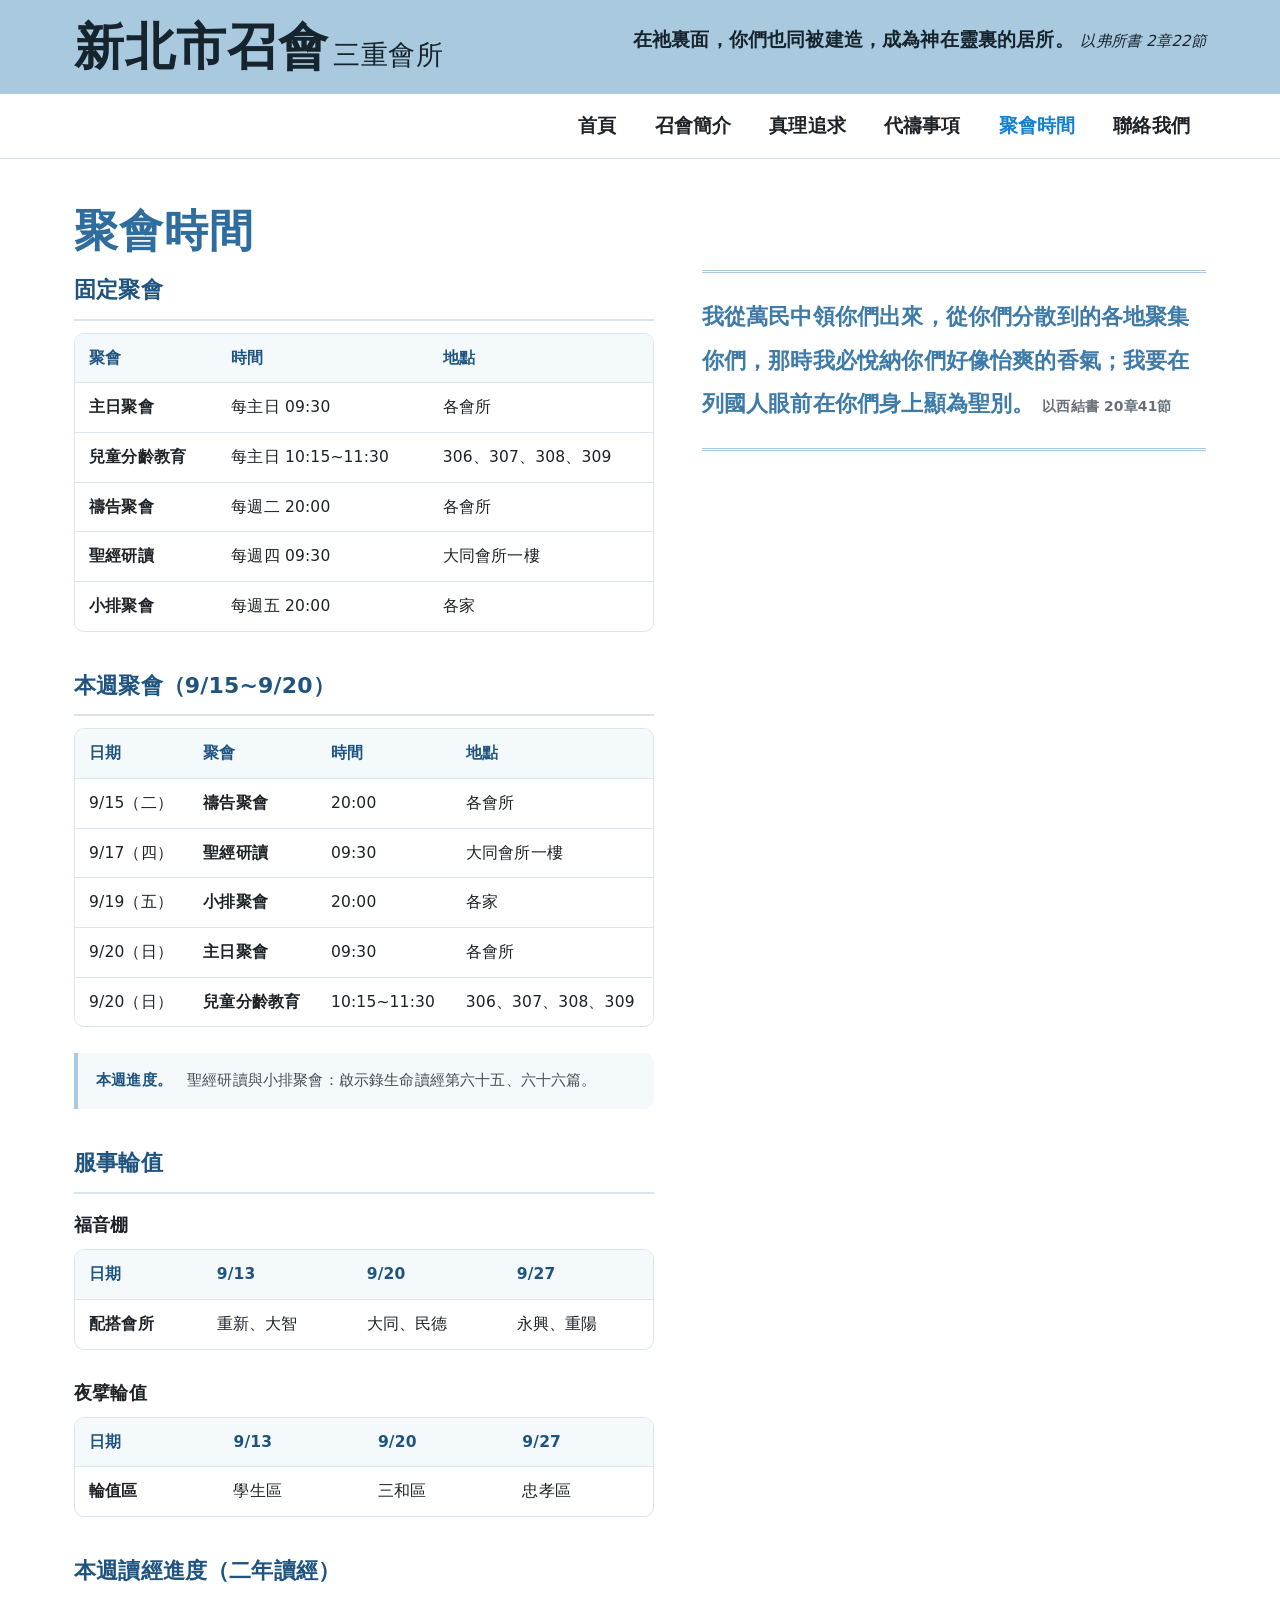
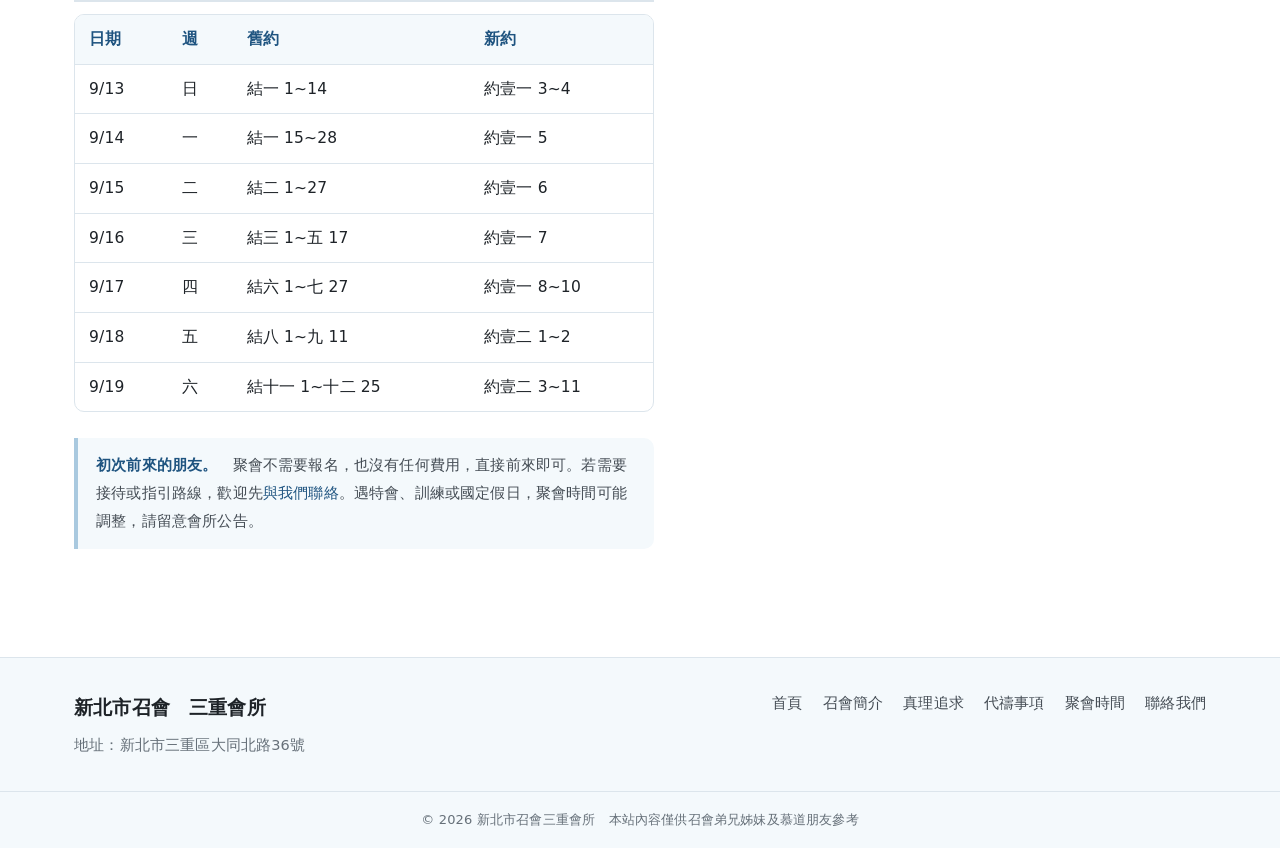
<file: meetings.html>
<!DOCTYPE html>
<html lang="zh-Hant-TW">
<head>
<meta charset="UTF-8">
<meta name="viewport" content="width=device-width, initial-scale=1">
<title>聚會時間</title>
<meta name="description" content="新北市召會三重會所各項聚會時間：主日聚會、禱告聚會、小排、青職、長青與兒童聚會。">
<meta name="theme-color" content="#A9C9DF">
<meta property="og:type" content="website">
<meta property="og:title" content="聚會時間｜新北市召會三重會所">
<meta property="og:description" content="新北市召會三重會所各項聚會時間：主日聚會、禱告聚會、小排、青職、長青與兒童聚會。">
<meta property="og:locale" content="zh_TW">
<link rel="stylesheet" href="style.css">
</head>
<body data-page="meetings">

<a class="skip-link" href="#main">跳至主要內容</a>

<!-- 標題帶與選單由 site.js 產生；未開啟 JavaScript 時顯示下方簡易連結 -->
<div id="site-header"><noscript>
  <header class="banner"><div class="wrap banner__inner">
    <span class="banner__logo"><span class="banner__org">新北市召會</span><span class="banner__hall">三重會所</span></span>
  </div></header>
  <nav class="nav" aria-label="主選單"><div class="wrap nav__inner"><ul class="nav__list" style="display:flex">
    <li class="nav__item"><a class="nav__link" href="index.html">首頁</a></li>
    <li class="nav__item"><a class="nav__link" href="about.html">召會簡介</a></li>
    <li class="nav__item"><a class="nav__link" href="truth.html">真理追求</a></li>
    <li class="nav__item"><a class="nav__link" href="prayer.html">代禱事項</a></li>
    <li class="nav__item"><a class="nav__link" href="meetings.html">聚會時間</a></li>
    <li class="nav__item"><a class="nav__link" href="contact.html">聯絡我們</a></li>
  </ul></div></nav>
</noscript></div>

<main id="main" class="page">
  <div class="wrap">
    <h1 class="page__title">聚會時間</h1>

    <div class="layout">
      <div>
        <h2 class="sec" style="margin-top:6px">固定聚會</h2>
        <div class="tbl-wrap">
          <table class="tbl">
            <thead>
              <tr><th>聚會</th><th>時間</th><th>地點</th></tr>
            </thead>
            <tbody>
              <tr><td class="name">主日聚會</td><td class="when">每主日 09:30</td><td>各會所</td></tr>
              <tr><td class="name">兒童分齡教育</td><td class="when">每主日 10:15~11:30</td><td>306、307、308、309</td></tr>
              <tr><td class="name">禱告聚會</td><td class="when">每週二 20:00</td><td>各會所</td></tr>
              <tr><td class="name">聖經研讀</td><td class="when">每週四 09:30</td><td>大同會所一樓</td></tr>
              <tr><td class="name">小排聚會</td><td class="when">每週五 20:00</td><td>各家</td></tr>
            </tbody>
          </table>
        </div>

        <!-- ★ 每週更新：本週聚會 ─ 修改下表的日期、進度即可 -->
        <h2 class="sec">本週聚會（9/15~9/20）</h2>
        <div class="tbl-wrap">
          <table class="tbl">
            <thead>
              <tr><th>日期</th><th>聚會</th><th>時間</th><th>地點</th></tr>
            </thead>
            <tbody>
              <tr><td class="nw">9/15（二）</td><td class="name">禱告聚會</td><td class="when">20:00</td><td>各會所</td></tr>
              <tr><td class="nw">9/17（四）</td><td class="name">聖經研讀</td><td class="when">09:30</td><td>大同會所一樓</td></tr>
              <tr><td class="nw">9/19（五）</td><td class="name">小排聚會</td><td class="when">20:00</td><td>各家</td></tr>
              <tr><td class="nw">9/20（日）</td><td class="name">主日聚會</td><td class="when">09:30</td><td>各會所</td></tr>
              <tr><td class="nw">9/20（日）</td><td class="name">兒童分齡教育</td><td class="when">10:15~11:30</td><td>306、307、308、309</td></tr>
            </tbody>
          </table>
        </div>
        <p class="note"><b>本週進度。</b>　聖經研讀與小排聚會：啟示錄生命讀經第六十五、六十六篇。</p>

        <!-- ★ 每週更新：服事輪值 -->
        <h2 class="sec">服事輪值</h2>

        <h3 class="sub" style="margin-top:14px">福音棚</h3>
        <div class="tbl-wrap">
          <table class="tbl">
            <thead><tr><th>日期</th><th>9/13</th><th>9/20</th><th>9/27</th></tr></thead>
            <tbody>
              <tr><td class="name">配搭會所</td><td>重新、大智</td><td>大同、民德</td><td>永興、重陽</td></tr>
            </tbody>
          </table>
        </div>

        <h3 class="sub">夜擘輪值</h3>
        <div class="tbl-wrap">
          <table class="tbl">
            <thead><tr><th>日期</th><th>9/13</th><th>9/20</th><th>9/27</th></tr></thead>
            <tbody>
              <tr><td class="name">輪值區</td><td>學生區</td><td>三和區</td><td>忠孝區</td></tr>
            </tbody>
          </table>
        </div>

        <!-- ★ 每週更新：二年讀經進度 -->
        <h2 class="sec">本週讀經進度（二年讀經）</h2>
        <div class="tbl-wrap">
          <table class="tbl">
            <thead>
              <tr><th>日期</th><th>週</th><th>舊約</th><th>新約</th></tr>
            </thead>
            <tbody>
              <tr><td class="nw">9/13</td><td>日</td><td>結一 1~14</td><td>約壹一 3~4</td></tr>
              <tr><td class="nw">9/14</td><td>一</td><td>結一 15~28</td><td>約壹一 5</td></tr>
              <tr><td class="nw">9/15</td><td>二</td><td>結二 1~27</td><td>約壹一 6</td></tr>
              <tr><td class="nw">9/16</td><td>三</td><td>結三 1~五 17</td><td>約壹一 7</td></tr>
              <tr><td class="nw">9/17</td><td>四</td><td>結六 1~七 27</td><td>約壹一 8~10</td></tr>
              <tr><td class="nw">9/18</td><td>五</td><td>結八 1~九 11</td><td>約壹二 1~2</td></tr>
              <tr><td class="nw">9/19</td><td>六</td><td>結十一 1~十二 25</td><td>約壹二 3~11</td></tr>
            </tbody>
          </table>
        </div>

        <div class="note" style="margin-top:26px">
          <b>初次前來的朋友。</b>　聚會不需要報名，也沒有任何費用，直接前來即可。若需要接待或指引路線，歡迎先<a href="contact.html">與我們聯絡</a>。遇特會、訓練或國定假日，聚會時間可能調整，請留意會所公告。
        </div>
      </div>

      <aside>
        <p class="verse verse--ruled">
          我從萬民中領你們出來，從你們分散到的各地聚集你們，那時我必悅納你們好像怡爽的香氣；我要在列國人眼前在你們身上顯為聖別。
          <span class="verse__ref">以西結書 20章41節</span>
        </p>

        <!-- ★ 聚會照片：上傳到 repo 根目錄後，在此加入 figure.figure 與 img -->
      </aside>
    </div>
  </div>
</main>

<div id="site-footer"></div>
<script src="site.js"></script>
</body>
</html>
</file>
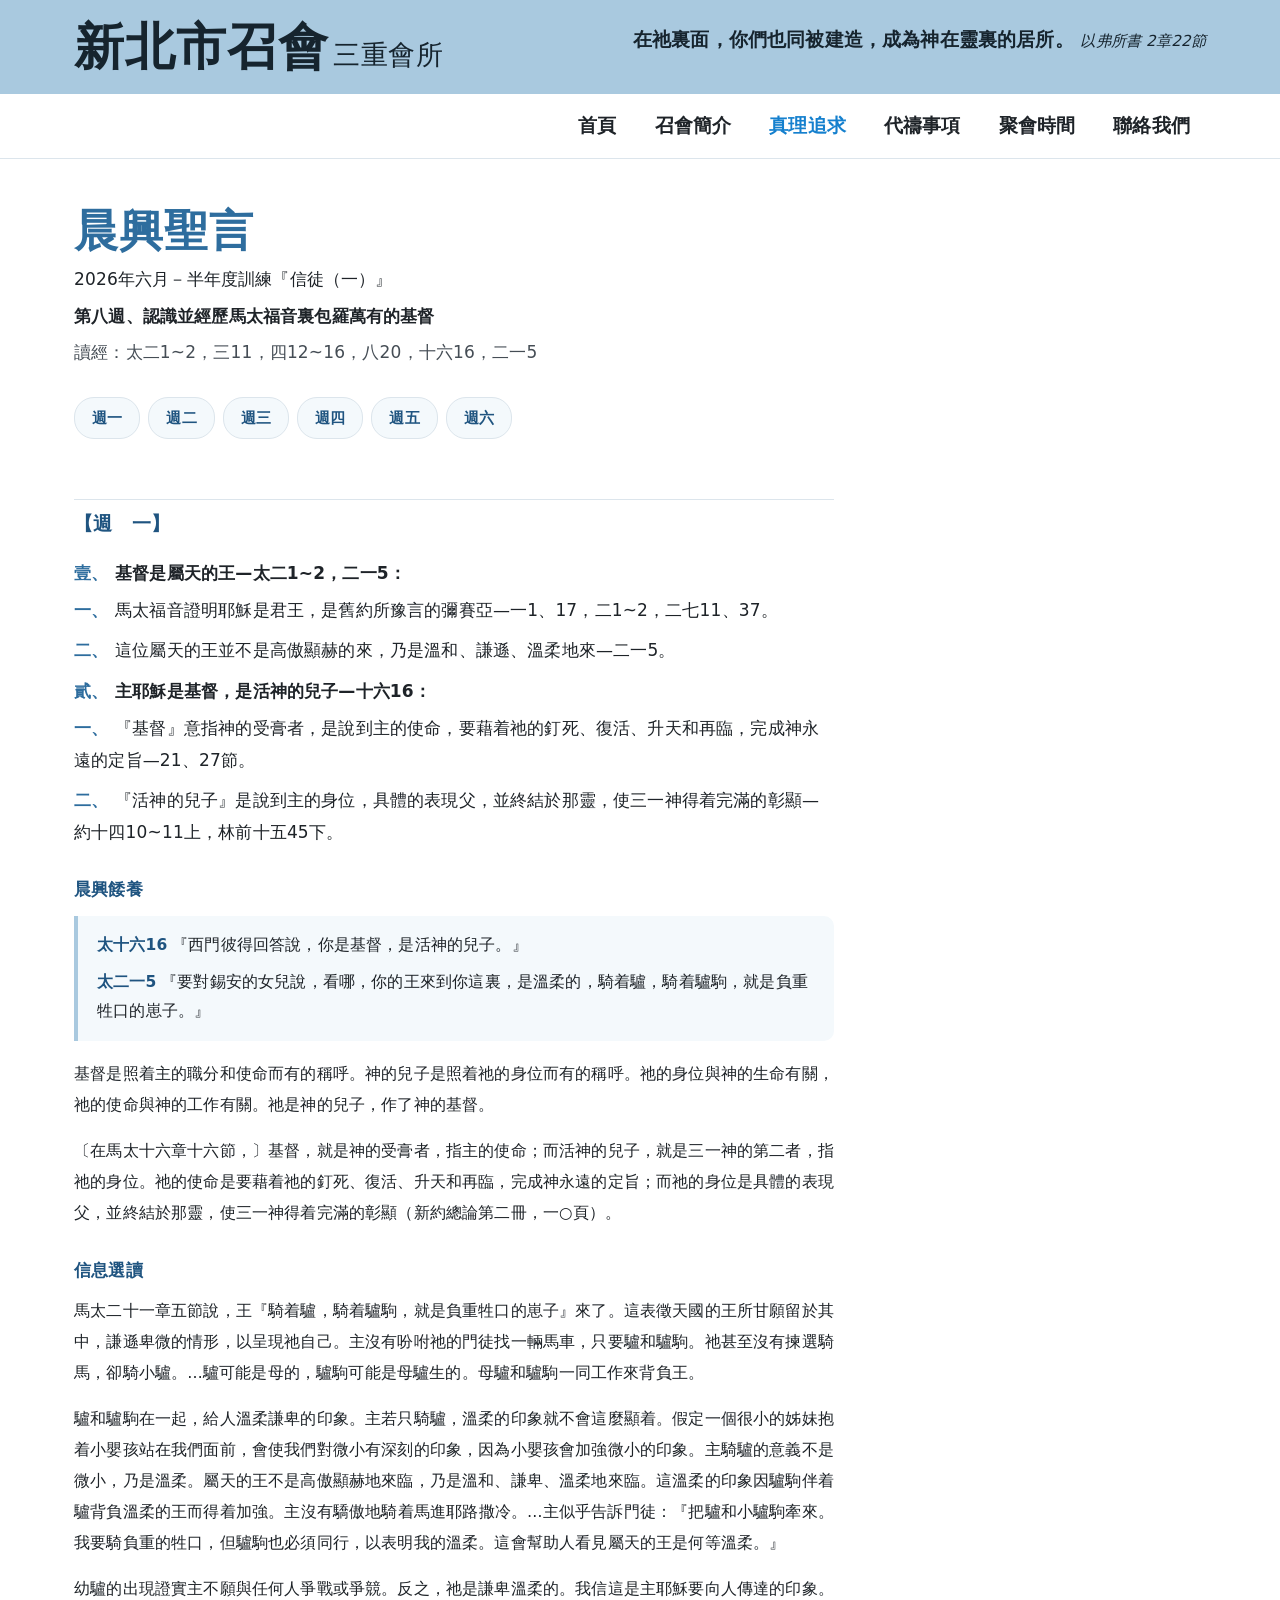
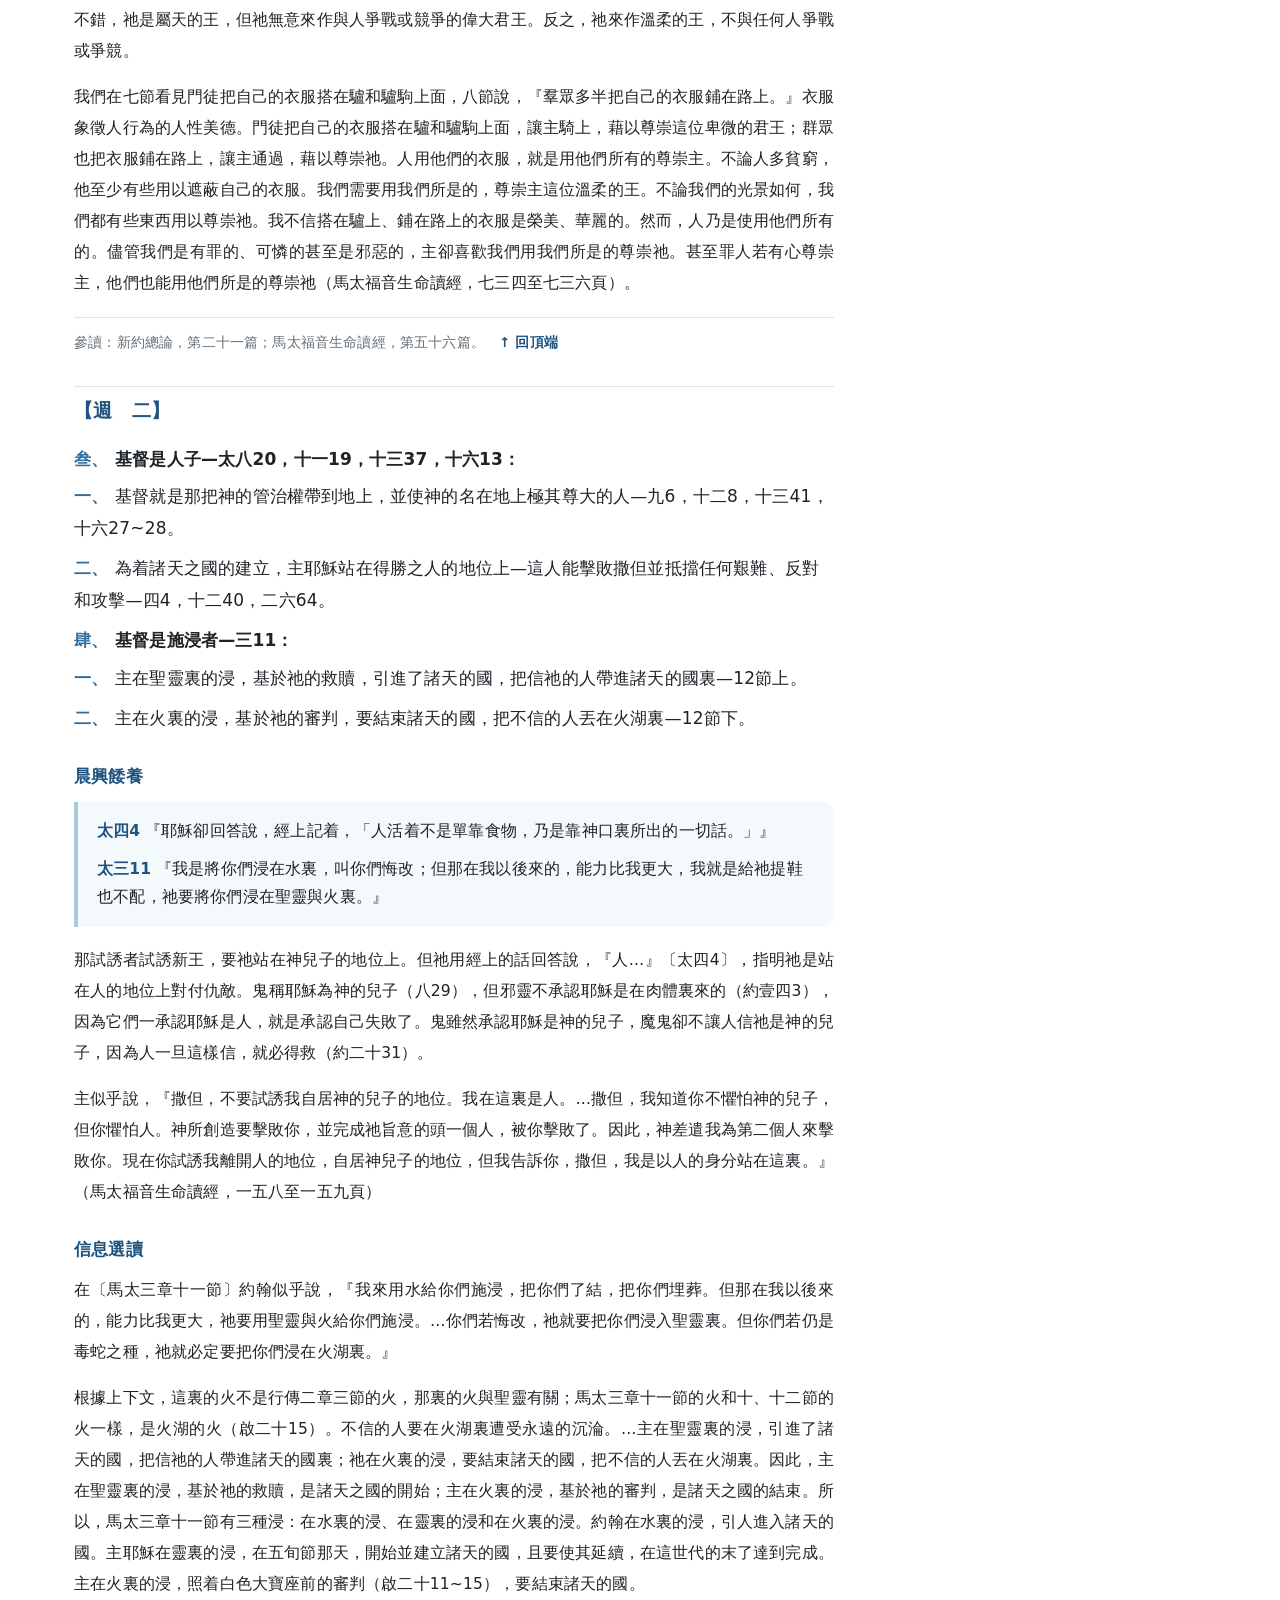
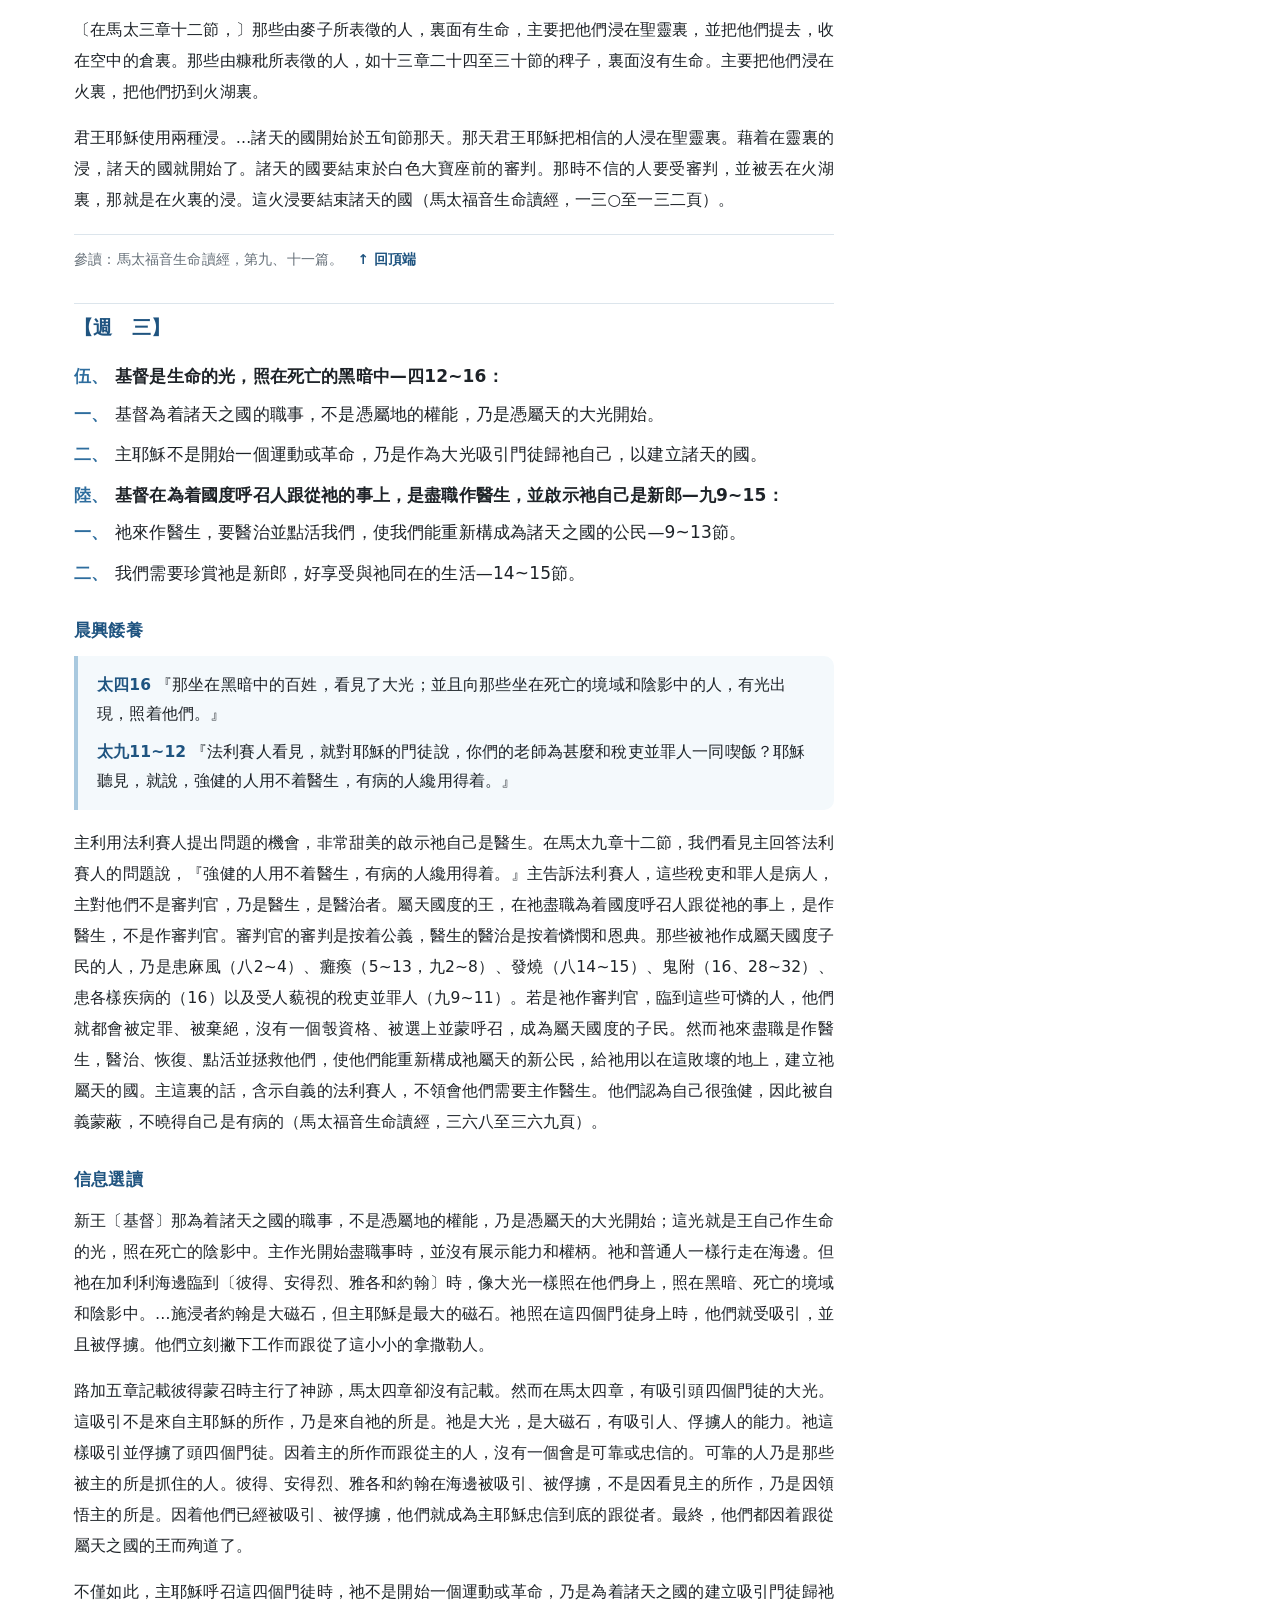
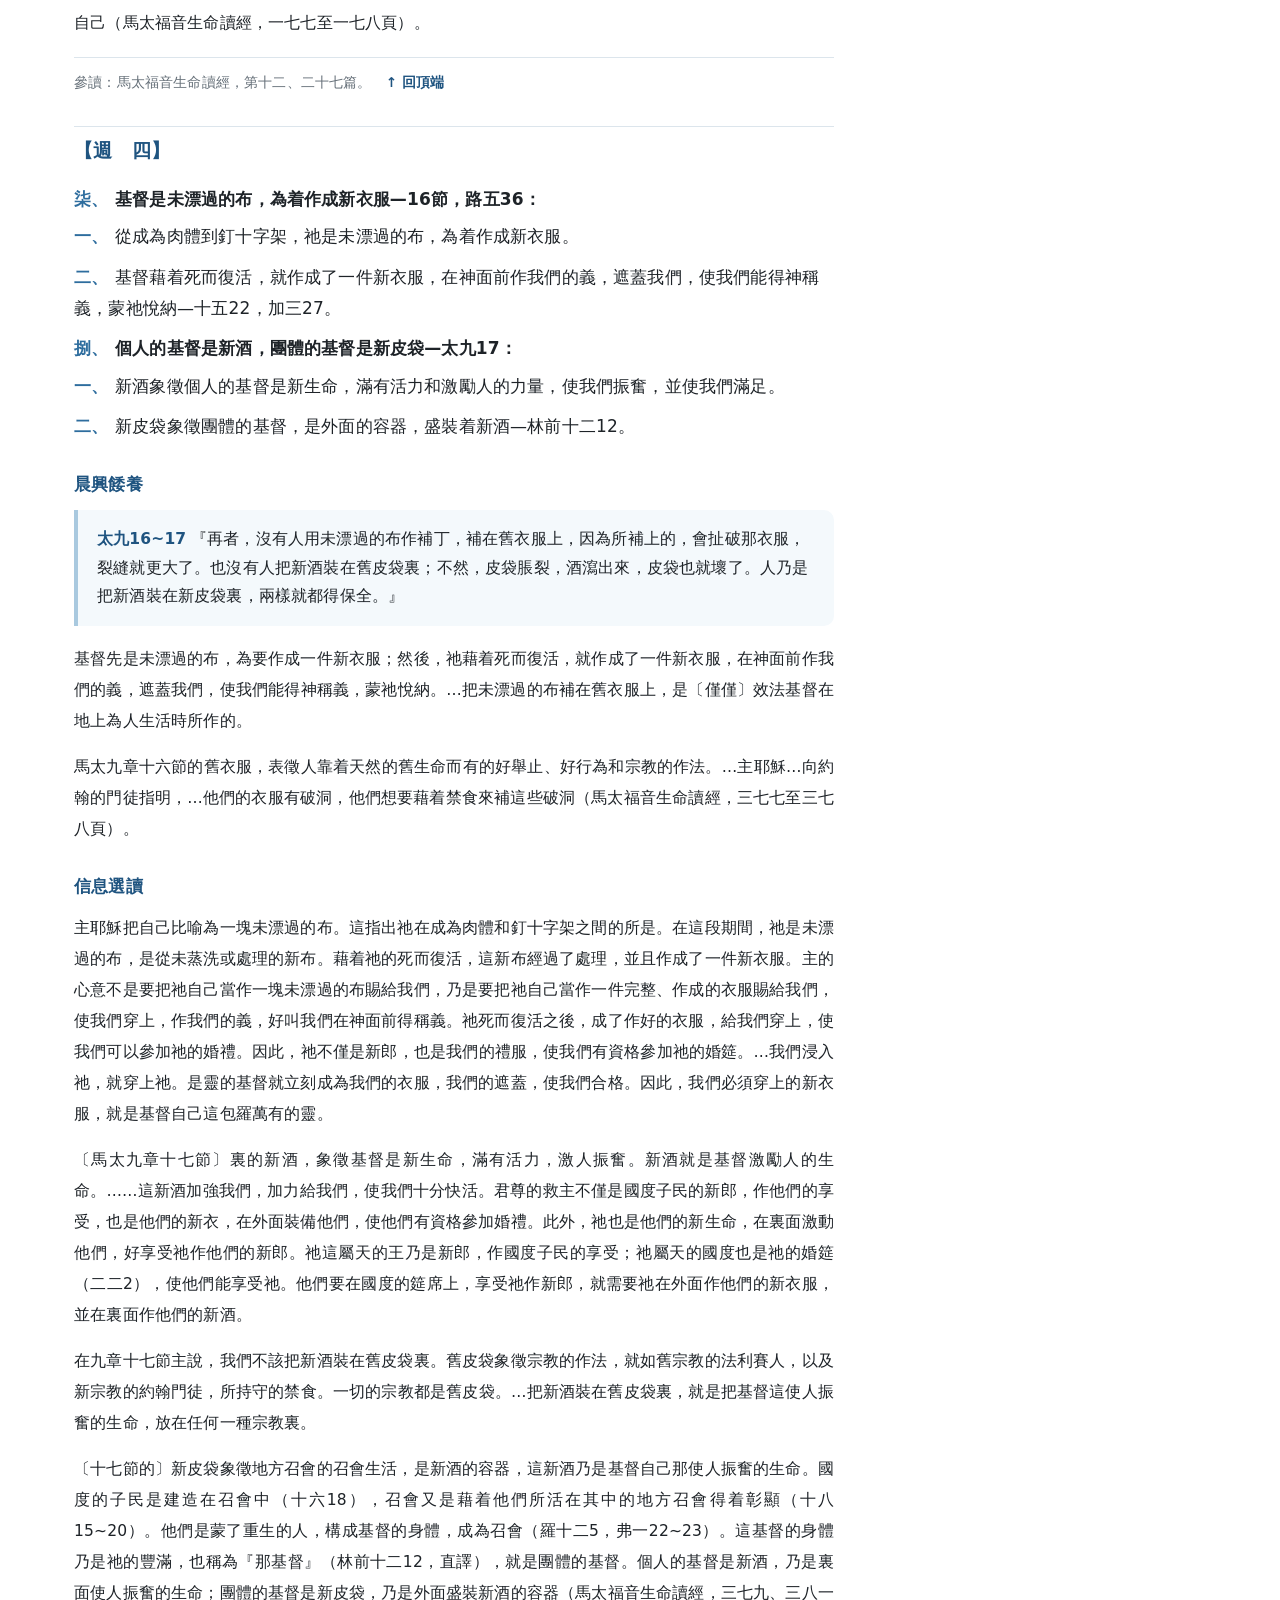
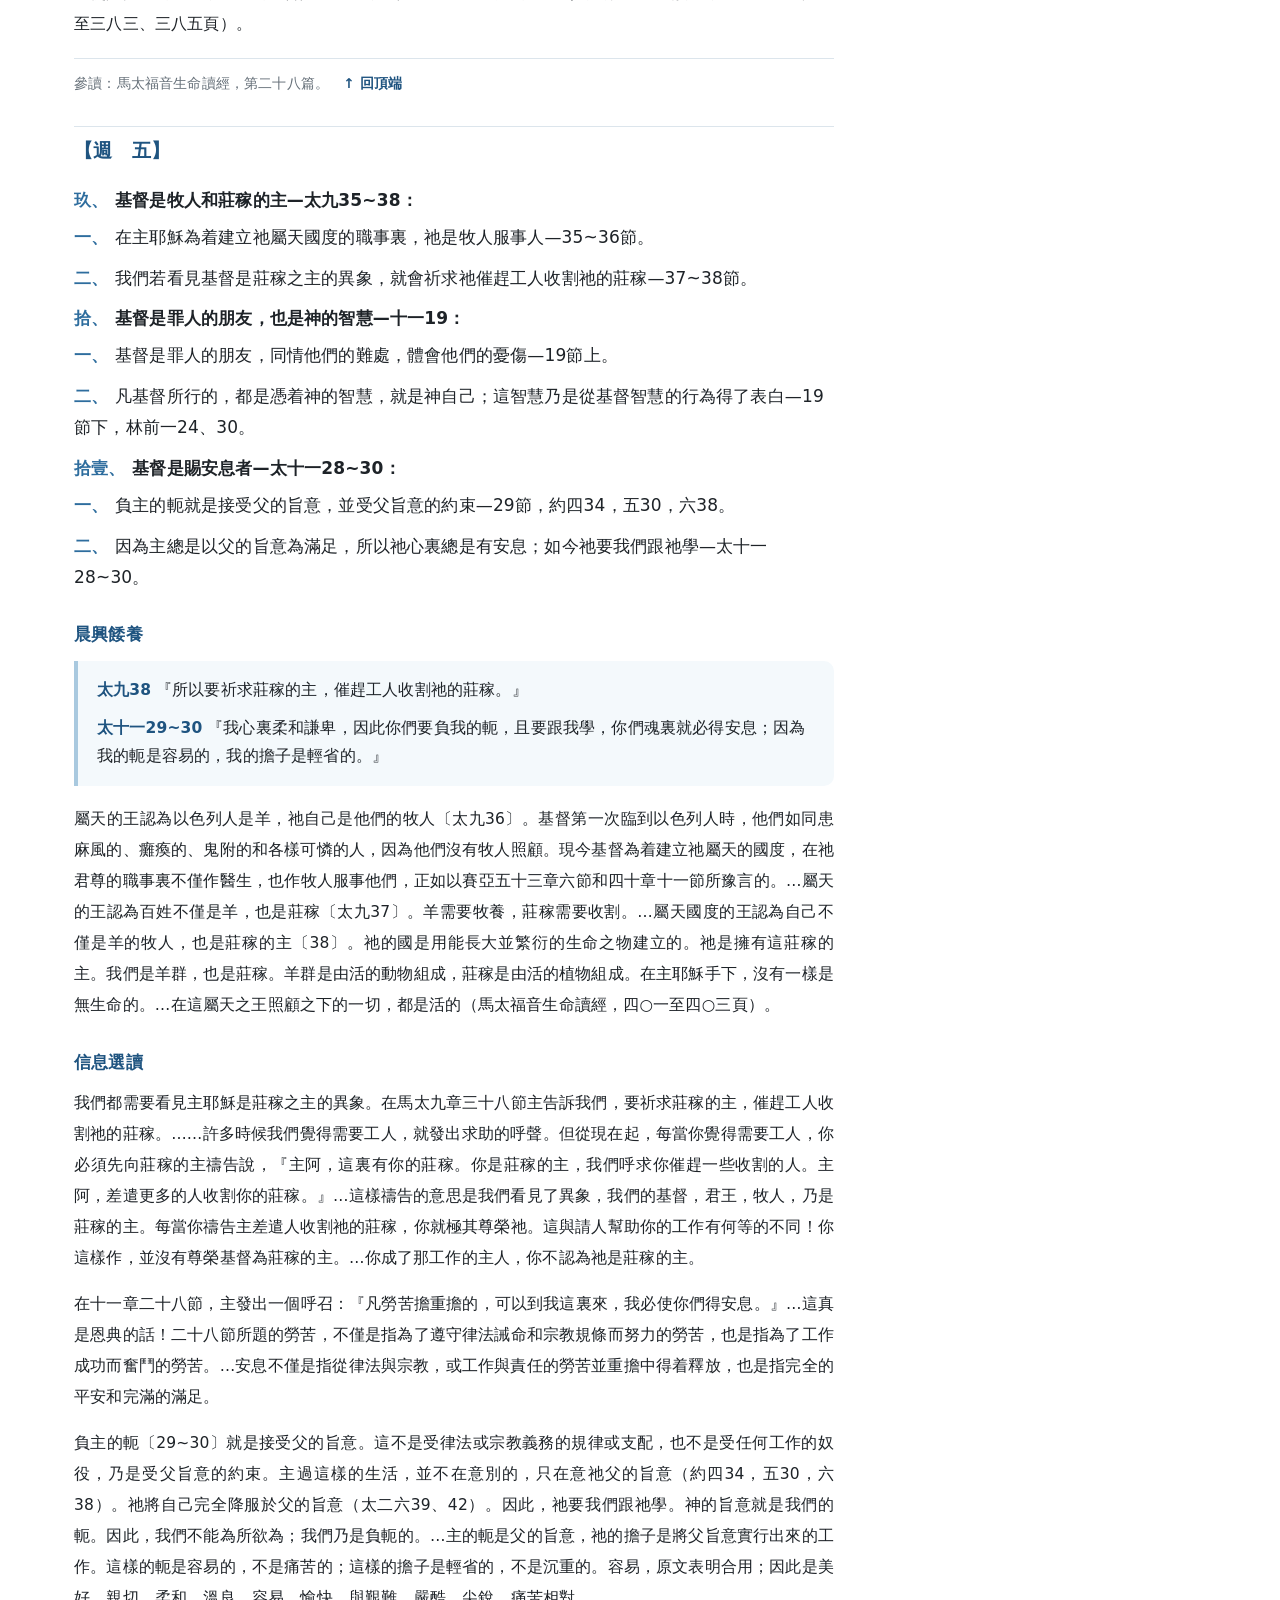
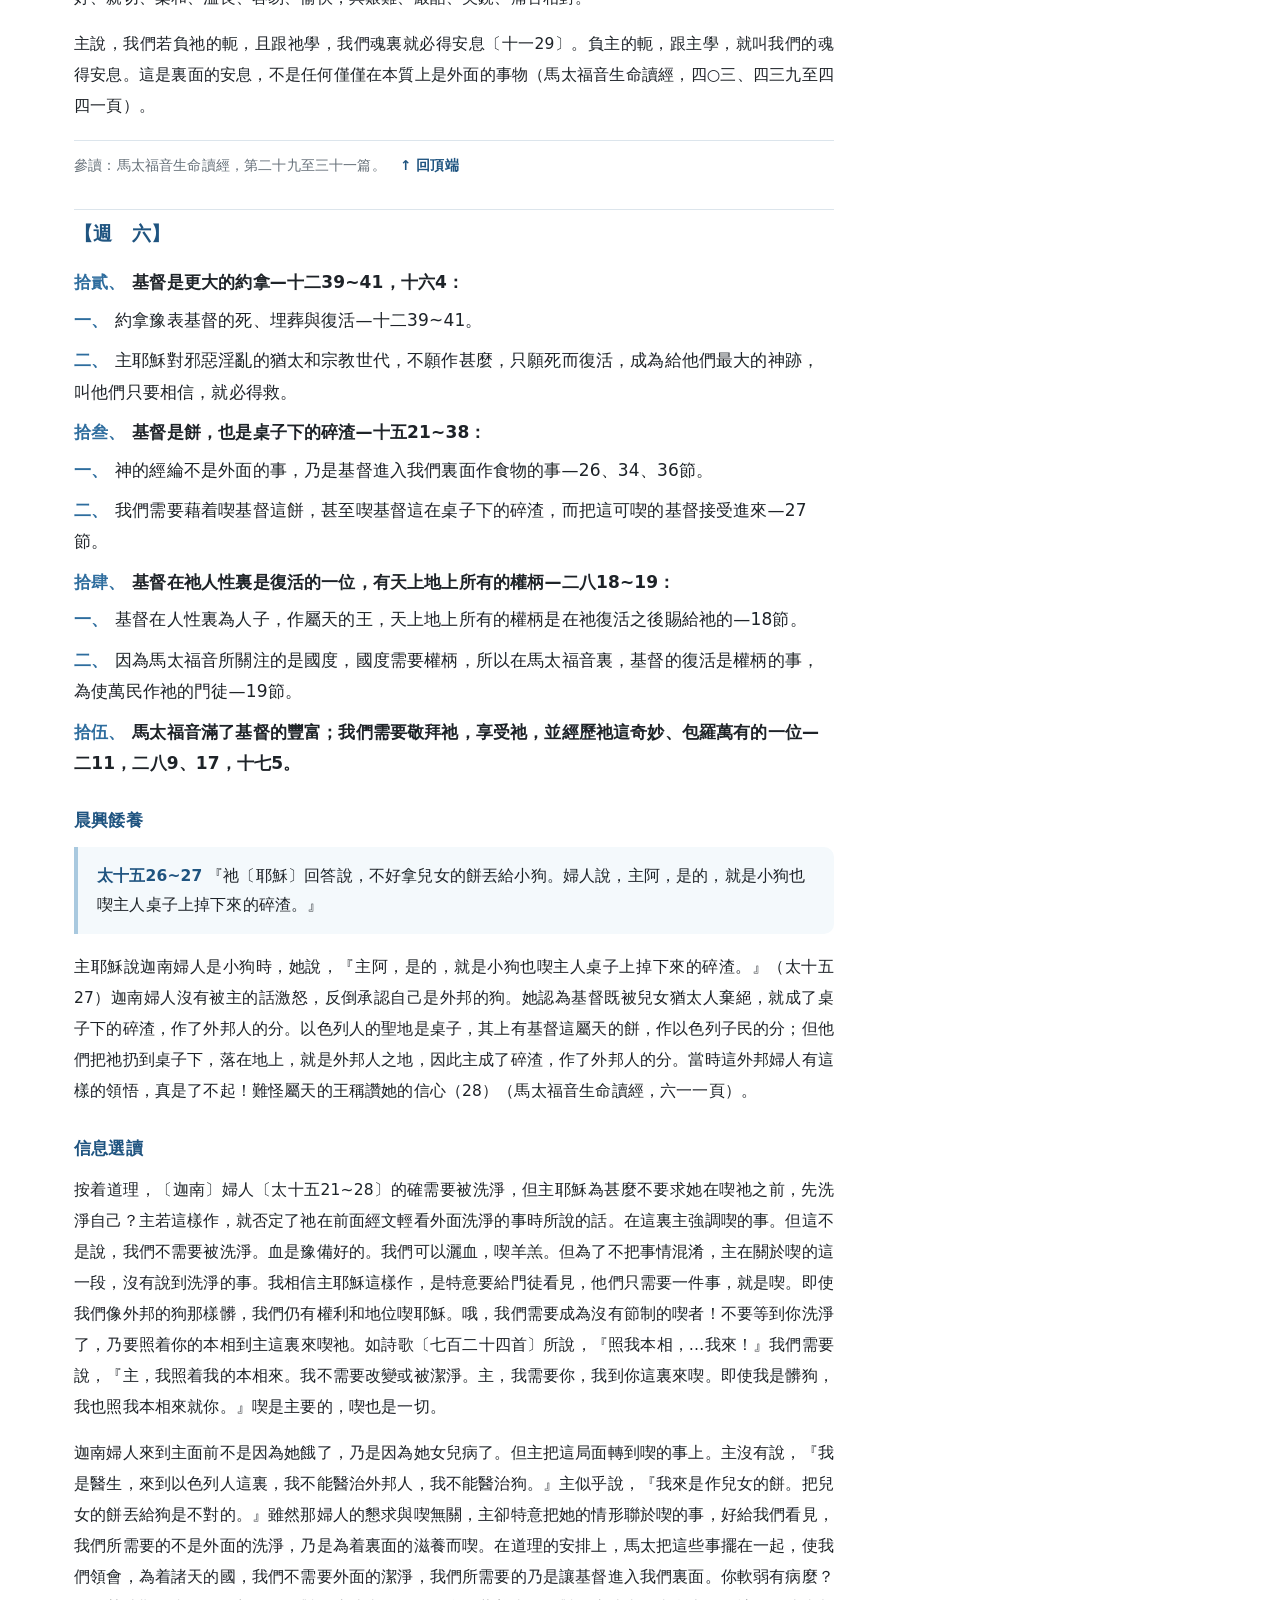
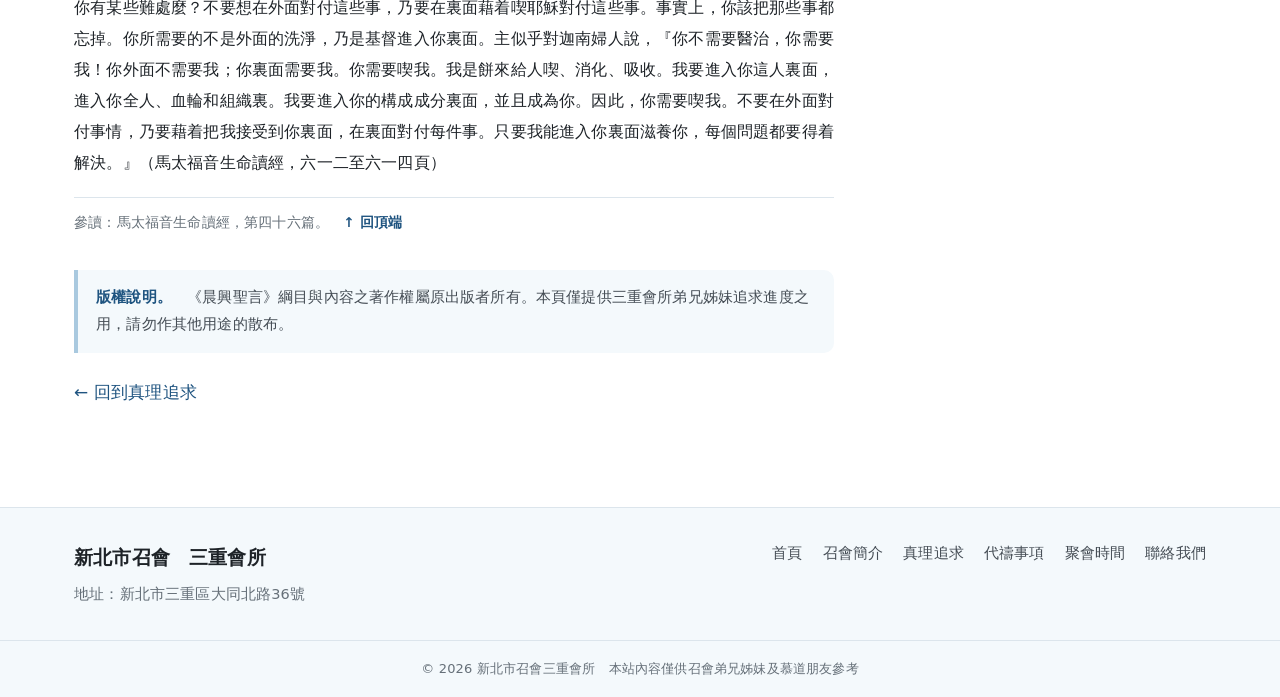
<file: morning-revival.html>
<!DOCTYPE html>
<html lang="zh-Hant-TW">
<head>
<meta charset="UTF-8">
<meta name="viewport" content="width=device-width, initial-scale=1">
<title>晨興聖言</title>
<meta name="description" content="本週晨興聖言綱目與讀經進度——新北市召會三重會所。">
<meta name="theme-color" content="#A9C9DF">
<meta property="og:type" content="website">
<meta property="og:title" content="晨興聖言｜新北市召會三重會所">
<meta property="og:description" content="本週晨興聖言綱目與讀經進度——新北市召會三重會所。">
<meta property="og:locale" content="zh_TW">
<link rel="stylesheet" href="style.css">
</head>
<body data-page="morning-revival">

<a class="skip-link" href="#main">跳至主要內容</a>

<!-- 標題帶與選單由 site.js 產生；未開啟 JavaScript 時顯示下方簡易連結 -->
<div id="site-header"><noscript>
  <header class="banner"><div class="wrap banner__inner">
    <span class="banner__logo"><span class="banner__org">新北市召會</span><span class="banner__hall">三重會所</span></span>
  </div></header>
  <nav class="nav" aria-label="主選單"><div class="wrap nav__inner"><ul class="nav__list" style="display:flex">
    <li class="nav__item"><a class="nav__link" href="index.html">首頁</a></li>
    <li class="nav__item"><a class="nav__link" href="about.html">召會簡介</a></li>
    <li class="nav__item"><a class="nav__link" href="truth.html">真理追求</a></li>
    <li class="nav__item"><a class="nav__link" href="prayer.html">代禱事項</a></li>
    <li class="nav__item"><a class="nav__link" href="meetings.html">聚會時間</a></li>
    <li class="nav__item"><a class="nav__link" href="contact.html">聯絡我們</a></li>
  </ul></div></nav>
</noscript></div>

<main id="main" class="page">
  <div class="wrap">
    <h1 class="page__title">晨興聖言</h1>

    <!-- ★ 每週更新：改 week 資料後重新產生，或直接編輯下列各日區塊 -->
    <p class="mr__meta">2026年六月－半年度訓練『信徒（一）』</p>
    <p class="mr__meta"><b>第八週、認識並經歷馬太福音裏包羅萬有的基督</b></p>
    <p class="mr__scripture">讀經：太二1~2，三11，四12~16，八20，十六16，二一5</p>

    <ul class="mr__nav">
      <li><a href="#mon">週一</a></li>
      <li><a href="#tue">週二</a></li>
      <li><a href="#wed">週三</a></li>
      <li><a href="#thu">週四</a></li>
      <li><a href="#fri">週五</a></li>
      <li><a href="#sat">週六</a></li>
    </ul>

    <div class="layout layout--narrow">
      <div>

        <!-- ─────────── 週一 ─────────── -->
        <h2 class="mr__day" id="mon">【週　一】</h2>
        <ol class="outline">
          <li class="lv1"><span class="marker">壹、</span>基督是屬天的王—太二1~2，二一5：
            <ol>
              <li class="lv2"><span class="marker">一、</span>馬太福音證明耶穌是君王，是舊約所豫言的彌賽亞—一1、17，二1~2，二七11、37。</li>
              <li class="lv2"><span class="marker">二、</span>這位屬天的王並不是高傲顯赫的來，乃是溫和、謙遜、溫柔地來—二一5。</li>
            </ol>
          </li>
          <li class="lv1"><span class="marker">貳、</span>主耶穌是基督，是活神的兒子—十六16：
            <ol>
              <li class="lv2"><span class="marker">一、</span>『基督』意指神的受膏者，是說到主的使命，要藉着祂的釘死、復活、升天和再臨，完成神永遠的定旨—21、27節。</li>
              <li class="lv2"><span class="marker">二、</span>『活神的兒子』是說到主的身位，具體的表現父，並終結於那靈，使三一神得着完滿的彰顯—約十四10~11上，林前十五45下。</li>
            </ol>
          </li>
        </ol>
        <h3 class="mr__sub">晨興餧養</h3>
        <div class="mr__verse">
          <p><b>太十六16</b>『西門彼得回答說，你是基督，是活神的兒子。』</p>
          <p><b>太二一5</b>『要對錫安的女兒說，看哪，你的王來到你這裏，是溫柔的，騎着驢，騎着驢駒，就是負重牲口的崽子。』</p>
        </div>
        <div class="mr__text">
          <p>基督是照着主的職分和使命而有的稱呼。神的兒子是照着祂的身位而有的稱呼。祂的身位與神的生命有關，祂的使命與神的工作有關。祂是神的兒子，作了神的基督。</p>
          <p>〔在馬太十六章十六節，〕基督，就是神的受膏者，指主的使命；而活神的兒子，就是三一神的第二者，指祂的身位。祂的使命是要藉着祂的釘死、復活、升天和再臨，完成神永遠的定旨；而祂的身位是具體的表現父，並終結於那靈，使三一神得着完滿的彰顯（新約總論第二冊，一○頁）。</p>
        </div>
        <h3 class="mr__sub">信息選讀</h3>
        <div class="mr__text">
          <p>馬太二十一章五節說，王『騎着驢，騎着驢駒，就是負重牲口的崽子』來了。這表徵天國的王所甘願留於其中，謙遜卑微的情形，以呈現祂自己。主沒有吩咐祂的門徒找一輛馬車，只要驢和驢駒。祂甚至沒有揀選騎馬，卻騎小驢。…驢可能是母的，驢駒可能是母驢生的。母驢和驢駒一同工作來背負王。</p>
          <p>驢和驢駒在一起，給人溫柔謙卑的印象。主若只騎驢，溫柔的印象就不會這麼顯着。假定一個很小的姊妹抱着小嬰孩站在我們面前，會使我們對微小有深刻的印象，因為小嬰孩會加強微小的印象。主騎驢的意義不是微小，乃是溫柔。屬天的王不是高傲顯赫地來臨，乃是溫和、謙卑、溫柔地來臨。這溫柔的印象因驢駒伴着驢背負溫柔的王而得着加強。主沒有驕傲地騎着馬進耶路撒冷。…主似乎告訴門徒：『把驢和小驢駒牽來。我要騎負重的牲口，但驢駒也必須同行，以表明我的溫柔。這會幫助人看見屬天的王是何等溫柔。』</p>
          <p>幼驢的出現證實主不願與任何人爭戰或爭競。反之，祂是謙卑溫柔的。我信這是主耶穌要向人傳達的印象。不錯，祂是屬天的王，但祂無意來作與人爭戰或競爭的偉大君王。反之，祂來作溫柔的王，不與任何人爭戰或爭競。</p>
          <p>我們在七節看見門徒把自己的衣服搭在驢和驢駒上面，八節說，『羣眾多半把自己的衣服鋪在路上。』衣服象徵人行為的人性美德。門徒把自己的衣服搭在驢和驢駒上面，讓主騎上，藉以尊崇這位卑微的君王；群眾也把衣服鋪在路上，讓主通過，藉以尊崇祂。人用他們的衣服，就是用他們所有的尊崇主。不論人多貧窮，他至少有些用以遮蔽自己的衣服。我們需要用我們所是的，尊崇主這位溫柔的王。不論我們的光景如何，我們都有些東西用以尊崇祂。我不信搭在驢上、鋪在路上的衣服是榮美、華麗的。然而，人乃是使用他們所有的。儘管我們是有罪的、可憐的甚至是邪惡的，主卻喜歡我們用我們所是的尊崇祂。甚至罪人若有心尊崇主，他們也能用他們所是的尊崇祂（馬太福音生命讀經，七三四至七三六頁）。</p>
        </div>
        <p class="mr__ref">參讀：新約總論，第二十一篇；馬太福音生命讀經，第五十六篇。　<a class="mr__top" href="#main">↑ 回頂端</a></p>

        <!-- ─────────── 週二 ─────────── -->
        <h2 class="mr__day" id="tue">【週　二】</h2>
        <ol class="outline">
          <li class="lv1"><span class="marker">叁、</span>基督是人子—太八20，十一19，十三37，十六13：
            <ol>
              <li class="lv2"><span class="marker">一、</span>基督就是那把神的管治權帶到地上，並使神的名在地上極其尊大的人—九6，十二8，十三41，十六27~28。</li>
              <li class="lv2"><span class="marker">二、</span>為着諸天之國的建立，主耶穌站在得勝之人的地位上—這人能擊敗撒但並抵擋任何艱難、反對和攻擊—四4，十二40，二六64。</li>
            </ol>
          </li>
          <li class="lv1"><span class="marker">肆、</span>基督是施浸者—三11：
            <ol>
              <li class="lv2"><span class="marker">一、</span>主在聖靈裏的浸，基於祂的救贖，引進了諸天的國，把信祂的人帶進諸天的國裏—12節上。</li>
              <li class="lv2"><span class="marker">二、</span>主在火裏的浸，基於祂的審判，要結束諸天的國，把不信的人丟在火湖裏—12節下。</li>
            </ol>
          </li>
        </ol>
        <h3 class="mr__sub">晨興餧養</h3>
        <div class="mr__verse">
          <p><b>太四4</b>『耶穌卻回答說，經上記着，「人活着不是單靠食物，乃是靠神口裏所出的一切話。」』</p>
          <p><b>太三11</b>『我是將你們浸在水裏，叫你們悔改；但那在我以後來的，能力比我更大，我就是給祂提鞋也不配，祂要將你們浸在聖靈與火裏。』</p>
        </div>
        <div class="mr__text">
          <p>那試誘者試誘新王，要祂站在神兒子的地位上。但祂用經上的話回答說，『人…』〔太四4〕，指明祂是站在人的地位上對付仇敵。鬼稱耶穌為神的兒子（八29），但邪靈不承認耶穌是在肉體裏來的（約壹四3），因為它們一承認耶穌是人，就是承認自己失敗了。鬼雖然承認耶穌是神的兒子，魔鬼卻不讓人信祂是神的兒子，因為人一旦這樣信，就必得救（約二十31）。</p>
          <p>主似乎說，『撒但，不要試誘我自居神的兒子的地位。我在這裏是人。…撒但，我知道你不懼怕神的兒子，但你懼怕人。神所創造要擊敗你，並完成祂旨意的頭一個人，被你擊敗了。因此，神差遣我為第二個人來擊敗你。現在你試誘我離開人的地位，自居神兒子的地位，但我告訴你，撒但，我是以人的身分站在這裏。』（馬太福音生命讀經，一五八至一五九頁）</p>
        </div>
        <h3 class="mr__sub">信息選讀</h3>
        <div class="mr__text">
          <p>在〔馬太三章十一節〕約翰似乎說，『我來用水給你們施浸，把你們了結，把你們埋葬。但那在我以後來的，能力比我更大，祂要用聖靈與火給你們施浸。…你們若悔改，祂就要把你們浸入聖靈裏。但你們若仍是毒蛇之種，祂就必定要把你們浸在火湖裏。』</p>
          <p>根據上下文，這裏的火不是行傳二章三節的火，那裏的火與聖靈有關；馬太三章十一節的火和十、十二節的火一樣，是火湖的火（啟二十15）。不信的人要在火湖裏遭受永遠的沉淪。…主在聖靈裏的浸，引進了諸天的國，把信祂的人帶進諸天的國裏；祂在火裏的浸，要結束諸天的國，把不信的人丟在火湖裏。因此，主在聖靈裏的浸，基於祂的救贖，是諸天之國的開始；主在火裏的浸，基於祂的審判，是諸天之國的結束。所以，馬太三章十一節有三種浸：在水裏的浸、在靈裏的浸和在火裏的浸。約翰在水裏的浸，引人進入諸天的國。主耶穌在靈裏的浸，在五旬節那天，開始並建立諸天的國，且要使其延續，在這世代的末了達到完成。主在火裏的浸，照着白色大寶座前的審判（啟二十11~15），要結束諸天的國。</p>
          <p>〔在馬太三章十二節，〕那些由麥子所表徵的人，裏面有生命，主要把他們浸在聖靈裏，並把他們提去，收在空中的倉裏。那些由糠秕所表徵的人，如十三章二十四至三十節的稗子，裏面沒有生命。主要把他們浸在火裏，把他們扔到火湖裏。</p>
          <p>君王耶穌使用兩種浸。…諸天的國開始於五旬節那天。那天君王耶穌把相信的人浸在聖靈裏。藉着在靈裏的浸，諸天的國就開始了。諸天的國要結束於白色大寶座前的審判。那時不信的人要受審判，並被丟在火湖裏，那就是在火裏的浸。這火浸要結束諸天的國（馬太福音生命讀經，一三○至一三二頁）。</p>
        </div>
        <p class="mr__ref">參讀：馬太福音生命讀經，第九、十一篇。　<a class="mr__top" href="#main">↑ 回頂端</a></p>

        <!-- ─────────── 週三 ─────────── -->
        <h2 class="mr__day" id="wed">【週　三】</h2>
        <ol class="outline">
          <li class="lv1"><span class="marker">伍、</span>基督是生命的光，照在死亡的黑暗中—四12~16：
            <ol>
              <li class="lv2"><span class="marker">一、</span>基督為着諸天之國的職事，不是憑屬地的權能，乃是憑屬天的大光開始。</li>
              <li class="lv2"><span class="marker">二、</span>主耶穌不是開始一個運動或革命，乃是作為大光吸引門徒歸祂自己，以建立諸天的國。</li>
            </ol>
          </li>
          <li class="lv1"><span class="marker">陸、</span>基督在為着國度呼召人跟從祂的事上，是盡職作醫生，並啟示祂自己是新郎—九9~15：
            <ol>
              <li class="lv2"><span class="marker">一、</span>祂來作醫生，要醫治並點活我們，使我們能重新構成為諸天之國的公民—9~13節。</li>
              <li class="lv2"><span class="marker">二、</span>我們需要珍賞祂是新郎，好享受與祂同在的生活—14~15節。</li>
            </ol>
          </li>
        </ol>
        <h3 class="mr__sub">晨興餧養</h3>
        <div class="mr__verse">
          <p><b>太四16</b>『那坐在黑暗中的百姓，看見了大光；並且向那些坐在死亡的境域和陰影中的人，有光出現，照着他們。』</p>
          <p><b>太九11~12</b>『法利賽人看見，就對耶穌的門徒說，你們的老師為甚麼和稅吏並罪人一同喫飯？耶穌聽見，就說，強健的人用不着醫生，有病的人纔用得着。』</p>
        </div>
        <div class="mr__text">
          <p>主利用法利賽人提出問題的機會，非常甜美的啟示祂自己是醫生。在馬太九章十二節，我們看見主回答法利賽人的問題說，『強健的人用不着醫生，有病的人纔用得着。』主告訴法利賽人，這些稅吏和罪人是病人，主對他們不是審判官，乃是醫生，是醫治者。屬天國度的王，在祂盡職為着國度呼召人跟從祂的事上，是作醫生，不是作審判官。審判官的審判是按着公義，醫生的醫治是按着憐憫和恩典。那些被祂作成屬天國度子民的人，乃是患麻風（八2~4）、癱瘓（5~13，九2~8）、發燒（八14~15）、鬼附（16、28~32）、患各樣疾病的（16）以及受人藐視的稅吏並罪人（九9~11）。若是祂作審判官，臨到這些可憐的人，他們就都會被定罪、被棄絕，沒有一個彀資格、被選上並蒙呼召，成為屬天國度的子民。然而祂來盡職是作醫生，醫治、恢復、點活並拯救他們，使他們能重新構成祂屬天的新公民，給祂用以在這敗壞的地上，建立祂屬天的國。主這裏的話，含示自義的法利賽人，不領會他們需要主作醫生。他們認為自己很強健，因此被自義蒙蔽，不曉得自己是有病的（馬太福音生命讀經，三六八至三六九頁）。</p>
        </div>
        <h3 class="mr__sub">信息選讀</h3>
        <div class="mr__text">
          <p>新王〔基督〕那為着諸天之國的職事，不是憑屬地的權能，乃是憑屬天的大光開始；這光就是王自己作生命的光，照在死亡的陰影中。主作光開始盡職事時，並沒有展示能力和權柄。祂和普通人一樣行走在海邊。但祂在加利利海邊臨到〔彼得、安得烈、雅各和約翰〕時，像大光一樣照在他們身上，照在黑暗、死亡的境域和陰影中。…施浸者約翰是大磁石，但主耶穌是最大的磁石。祂照在這四個門徒身上時，他們就受吸引，並且被俘擄。他們立刻撇下工作而跟從了這小小的拿撒勒人。</p>
          <p>路加五章記載彼得蒙召時主行了神跡，馬太四章卻沒有記載。然而在馬太四章，有吸引頭四個門徒的大光。這吸引不是來自主耶穌的所作，乃是來自祂的所是。祂是大光，是大磁石，有吸引人、俘擄人的能力。祂這樣吸引並俘擄了頭四個門徒。因着主的所作而跟從主的人，沒有一個會是可靠或忠信的。可靠的人乃是那些被主的所是抓住的人。彼得、安得烈、雅各和約翰在海邊被吸引、被俘擄，不是因看見主的所作，乃是因領悟主的所是。因着他們已經被吸引、被俘擄，他們就成為主耶穌忠信到底的跟從者。最終，他們都因着跟從屬天之國的王而殉道了。</p>
          <p>不僅如此，主耶穌呼召這四個門徒時，祂不是開始一個運動或革命，乃是為着諸天之國的建立吸引門徒歸祂自己（馬太福音生命讀經，一七七至一七八頁）。</p>
        </div>
        <p class="mr__ref">參讀：馬太福音生命讀經，第十二、二十七篇。　<a class="mr__top" href="#main">↑ 回頂端</a></p>

        <!-- ─────────── 週四 ─────────── -->
        <h2 class="mr__day" id="thu">【週　四】</h2>
        <ol class="outline">
          <li class="lv1"><span class="marker">柒、</span>基督是未漂過的布，為着作成新衣服—16節，路五36：
            <ol>
              <li class="lv2"><span class="marker">一、</span>從成為肉體到釘十字架，祂是未漂過的布，為着作成新衣服。</li>
              <li class="lv2"><span class="marker">二、</span>基督藉着死而復活，就作成了一件新衣服，在神面前作我們的義，遮蓋我們，使我們能得神稱義，蒙祂悅納—十五22，加三27。</li>
            </ol>
          </li>
          <li class="lv1"><span class="marker">捌、</span>個人的基督是新酒，團體的基督是新皮袋—太九17：
            <ol>
              <li class="lv2"><span class="marker">一、</span>新酒象徵個人的基督是新生命，滿有活力和激勵人的力量，使我們振奮，並使我們滿足。</li>
              <li class="lv2"><span class="marker">二、</span>新皮袋象徵團體的基督，是外面的容器，盛裝着新酒—林前十二12。</li>
            </ol>
          </li>
        </ol>
        <h3 class="mr__sub">晨興餧養</h3>
        <div class="mr__verse">
          <p><b>太九16~17</b>『再者，沒有人用未漂過的布作補丁，補在舊衣服上，因為所補上的，會扯破那衣服，裂縫就更大了。也沒有人把新酒裝在舊皮袋裏；不然，皮袋脹裂，酒瀉出來，皮袋也就壞了。人乃是把新酒裝在新皮袋裏，兩樣就都得保全。』</p>
        </div>
        <div class="mr__text">
          <p>基督先是未漂過的布，為要作成一件新衣服；然後，祂藉着死而復活，就作成了一件新衣服，在神面前作我們的義，遮蓋我們，使我們能得神稱義，蒙祂悅納。…把未漂過的布補在舊衣服上，是〔僅僅〕效法基督在地上為人生活時所作的。</p>
          <p>馬太九章十六節的舊衣服，表徵人靠着天然的舊生命而有的好舉止、好行為和宗教的作法。…主耶穌…向約翰的門徒指明，…他們的衣服有破洞，他們想要藉着禁食來補這些破洞（馬太福音生命讀經，三七七至三七八頁）。</p>
        </div>
        <h3 class="mr__sub">信息選讀</h3>
        <div class="mr__text">
          <p>主耶穌把自己比喻為一塊未漂過的布。這指出祂在成為肉體和釘十字架之間的所是。在這段期間，祂是未漂過的布，是從未蒸洗或處理的新布。藉着祂的死而復活，這新布經過了處理，並且作成了一件新衣服。主的心意不是要把祂自己當作一塊未漂過的布賜給我們，乃是要把祂自己當作一件完整、作成的衣服賜給我們，使我們穿上，作我們的義，好叫我們在神面前得稱義。祂死而復活之後，成了作好的衣服，給我們穿上，使我們可以參加祂的婚禮。因此，祂不僅是新郎，也是我們的禮服，使我們有資格參加祂的婚筵。…我們浸入祂，就穿上祂。是靈的基督就立刻成為我們的衣服，我們的遮蓋，使我們合格。因此，我們必須穿上的新衣服，就是基督自己這包羅萬有的靈。</p>
          <p>〔馬太九章十七節〕裏的新酒，象徵基督是新生命，滿有活力，激人振奮。新酒就是基督激勵人的生命。……這新酒加強我們，加力給我們，使我們十分快活。君尊的救主不僅是國度子民的新郎，作他們的享受，也是他們的新衣，在外面裝備他們，使他們有資格參加婚禮。此外，祂也是他們的新生命，在裏面激動他們，好享受祂作他們的新郎。祂這屬天的王乃是新郎，作國度子民的享受；祂屬天的國度也是祂的婚筵（二二2），使他們能享受祂。他們要在國度的筵席上，享受祂作新郎，就需要祂在外面作他們的新衣服，並在裏面作他們的新酒。</p>
          <p>在九章十七節主說，我們不該把新酒裝在舊皮袋裏。舊皮袋象徵宗教的作法，就如舊宗教的法利賽人，以及新宗教的約翰門徒，所持守的禁食。一切的宗教都是舊皮袋。…把新酒裝在舊皮袋裏，就是把基督這使人振奮的生命，放在任何一種宗教裏。</p>
          <p>〔十七節的〕新皮袋象徵地方召會的召會生活，是新酒的容器，這新酒乃是基督自己那使人振奮的生命。國度的子民是建造在召會中（十六18），召會又是藉着他們所活在其中的地方召會得着彰顯（十八15~20）。他們是蒙了重生的人，構成基督的身體，成為召會（羅十二5，弗一22~23）。這基督的身體乃是祂的豐滿，也稱為『那基督』（林前十二12，直譯），就是團體的基督。個人的基督是新酒，乃是裏面使人振奮的生命；團體的基督是新皮袋，乃是外面盛裝新酒的容器（馬太福音生命讀經，三七九、三八一至三八三、三八五頁）。</p>
        </div>
        <p class="mr__ref">參讀：馬太福音生命讀經，第二十八篇。　<a class="mr__top" href="#main">↑ 回頂端</a></p>

        <!-- ─────────── 週五 ─────────── -->
        <h2 class="mr__day" id="fri">【週　五】</h2>
        <ol class="outline">
          <li class="lv1"><span class="marker">玖、</span>基督是牧人和莊稼的主—太九35~38：
            <ol>
              <li class="lv2"><span class="marker">一、</span>在主耶穌為着建立祂屬天國度的職事裏，祂是牧人服事人—35~36節。</li>
              <li class="lv2"><span class="marker">二、</span>我們若看見基督是莊稼之主的異象，就會祈求祂催趕工人收割祂的莊稼—37~38節。</li>
            </ol>
          </li>
          <li class="lv1"><span class="marker">拾、</span>基督是罪人的朋友，也是神的智慧—十一19：
            <ol>
              <li class="lv2"><span class="marker">一、</span>基督是罪人的朋友，同情他們的難處，體會他們的憂傷—19節上。</li>
              <li class="lv2"><span class="marker">二、</span>凡基督所行的，都是憑着神的智慧，就是神自己；這智慧乃是從基督智慧的行為得了表白—19節下，林前一24、30。</li>
            </ol>
          </li>
          <li class="lv1"><span class="marker">拾壹、</span>基督是賜安息者—太十一28~30：
            <ol>
              <li class="lv2"><span class="marker">一、</span>負主的軛就是接受父的旨意，並受父旨意的約束—29節，約四34，五30，六38。</li>
              <li class="lv2"><span class="marker">二、</span>因為主總是以父的旨意為滿足，所以祂心裏總是有安息；如今祂要我們跟祂學—太十一28~30。</li>
            </ol>
          </li>
        </ol>
        <h3 class="mr__sub">晨興餧養</h3>
        <div class="mr__verse">
          <p><b>太九38</b>『所以要祈求莊稼的主，催趕工人收割祂的莊稼。』</p>
          <p><b>太十一29~30</b>『我心裏柔和謙卑，因此你們要負我的軛，且要跟我學，你們魂裏就必得安息；因為我的軛是容易的，我的擔子是輕省的。』</p>
        </div>
        <div class="mr__text">
          <p>屬天的王認為以色列人是羊，祂自己是他們的牧人〔太九36〕。基督第一次臨到以色列人時，他們如同患麻風的、癱瘓的、鬼附的和各樣可憐的人，因為他們沒有牧人照顧。現今基督為着建立祂屬天的國度，在祂君尊的職事裏不僅作醫生，也作牧人服事他們，正如以賽亞五十三章六節和四十章十一節所豫言的。…屬天的王認為百姓不僅是羊，也是莊稼〔太九37〕。羊需要牧養，莊稼需要收割。…屬天國度的王認為自己不僅是羊的牧人，也是莊稼的主〔38〕。祂的國是用能長大並繁衍的生命之物建立的。祂是擁有這莊稼的主。我們是羊群，也是莊稼。羊群是由活的動物組成，莊稼是由活的植物組成。在主耶穌手下，沒有一樣是無生命的。…在這屬天之王照顧之下的一切，都是活的（馬太福音生命讀經，四○一至四○三頁）。</p>
        </div>
        <h3 class="mr__sub">信息選讀</h3>
        <div class="mr__text">
          <p>我們都需要看見主耶穌是莊稼之主的異象。在馬太九章三十八節主告訴我們，要祈求莊稼的主，催趕工人收割祂的莊稼。……許多時候我們覺得需要工人，就發出求助的呼聲。但從現在起，每當你覺得需要工人，你必須先向莊稼的主禱告說，『主阿，這裏有你的莊稼。你是莊稼的主，我們呼求你催趕一些收割的人。主阿，差遣更多的人收割你的莊稼。』…這樣禱告的意思是我們看見了異象，我們的基督，君王，牧人，乃是莊稼的主。每當你禱告主差遣人收割祂的莊稼，你就極其尊榮祂。這與請人幫助你的工作有何等的不同！你這樣作，並沒有尊榮基督為莊稼的主。…你成了那工作的主人，你不認為祂是莊稼的主。</p>
          <p>在十一章二十八節，主發出一個呼召：『凡勞苦擔重擔的，可以到我這裏來，我必使你們得安息。』…這真是恩典的話！二十八節所題的勞苦，不僅是指為了遵守律法誡命和宗教規條而努力的勞苦，也是指為了工作成功而奮鬥的勞苦。…安息不僅是指從律法與宗教，或工作與責任的勞苦並重擔中得着釋放，也是指完全的平安和完滿的滿足。</p>
          <p>負主的軛〔29~30〕就是接受父的旨意。這不是受律法或宗教義務的規律或支配，也不是受任何工作的奴役，乃是受父旨意的約束。主過這樣的生活，並不在意別的，只在意祂父的旨意（約四34，五30，六38）。祂將自己完全降服於父的旨意（太二六39、42）。因此，祂要我們跟祂學。神的旨意就是我們的軛。因此，我們不能為所欲為；我們乃是負軛的。…主的軛是父的旨意，祂的擔子是將父旨意實行出來的工作。這樣的軛是容易的，不是痛苦的；這樣的擔子是輕省的，不是沉重的。容易，原文表明合用；因此是美好、親切、柔和、溫良、容易、愉快，與艱難、嚴酷、尖銳、痛苦相對。</p>
          <p>主說，我們若負祂的軛，且跟祂學，我們魂裏就必得安息〔十一29〕。負主的軛，跟主學，就叫我們的魂得安息。這是裏面的安息，不是任何僅僅在本質上是外面的事物（馬太福音生命讀經，四○三、四三九至四四一頁）。</p>
        </div>
        <p class="mr__ref">參讀：馬太福音生命讀經，第二十九至三十一篇。　<a class="mr__top" href="#main">↑ 回頂端</a></p>

        <!-- ─────────── 週六 ─────────── -->
        <h2 class="mr__day" id="sat">【週　六】</h2>
        <ol class="outline">
          <li class="lv1"><span class="marker">拾貳、</span>基督是更大的約拿—十二39~41，十六4：
            <ol>
              <li class="lv2"><span class="marker">一、</span>約拿豫表基督的死、埋葬與復活—十二39~41。</li>
              <li class="lv2"><span class="marker">二、</span>主耶穌對邪惡淫亂的猶太和宗教世代，不願作甚麼，只願死而復活，成為給他們最大的神跡，叫他們只要相信，就必得救。</li>
            </ol>
          </li>
          <li class="lv1"><span class="marker">拾叁、</span>基督是餅，也是桌子下的碎渣—十五21~38：
            <ol>
              <li class="lv2"><span class="marker">一、</span>神的經綸不是外面的事，乃是基督進入我們裏面作食物的事—26、34、36節。</li>
              <li class="lv2"><span class="marker">二、</span>我們需要藉着喫基督這餅，甚至喫基督這在桌子下的碎渣，而把這可喫的基督接受進來—27節。</li>
            </ol>
          </li>
          <li class="lv1"><span class="marker">拾肆、</span>基督在祂人性裏是復活的一位，有天上地上所有的權柄—二八18~19：
            <ol>
              <li class="lv2"><span class="marker">一、</span>基督在人性裏為人子，作屬天的王，天上地上所有的權柄是在祂復活之後賜給祂的—18節。</li>
              <li class="lv2"><span class="marker">二、</span>因為馬太福音所關注的是國度，國度需要權柄，所以在馬太福音裏，基督的復活是權柄的事，為使萬民作祂的門徒—19節。</li>
            </ol>
          </li>
          <li class="lv1"><span class="marker">拾伍、</span>馬太福音滿了基督的豐富；我們需要敬拜祂，享受祂，並經歷祂這奇妙、包羅萬有的一位—二11，二八9、17，十七5。</li>
        </ol>
        <h3 class="mr__sub">晨興餧養</h3>
        <div class="mr__verse">
          <p><b>太十五26~27</b>『祂〔耶穌〕回答說，不好拿兒女的餅丟給小狗。婦人說，主阿，是的，就是小狗也喫主人桌子上掉下來的碎渣。』</p>
        </div>
        <div class="mr__text">
          <p>主耶穌說迦南婦人是小狗時，她說，『主阿，是的，就是小狗也喫主人桌子上掉下來的碎渣。』（太十五27）迦南婦人沒有被主的話激怒，反倒承認自己是外邦的狗。她認為基督既被兒女猶太人棄絕，就成了桌子下的碎渣，作了外邦人的分。以色列人的聖地是桌子，其上有基督這屬天的餅，作以色列子民的分；但他們把祂扔到桌子下，落在地上，就是外邦人之地，因此主成了碎渣，作了外邦人的分。當時這外邦婦人有這樣的領悟，真是了不起！難怪屬天的王稱讚她的信心（28）（馬太福音生命讀經，六一一頁）。</p>
        </div>
        <h3 class="mr__sub">信息選讀</h3>
        <div class="mr__text">
          <p>按着道理，〔迦南〕婦人〔太十五21~28〕的確需要被洗淨，但主耶穌為甚麼不要求她在喫祂之前，先洗淨自己？主若這樣作，就否定了祂在前面經文輕看外面洗淨的事時所說的話。在這裏主強調喫的事。但這不是說，我們不需要被洗淨。血是豫備好的。我們可以灑血，喫羊羔。但為了不把事情混淆，主在關於喫的這一段，沒有說到洗淨的事。我相信主耶穌這樣作，是特意要給門徒看見，他們只需要一件事，就是喫。即使我們像外邦的狗那樣髒，我們仍有權利和地位喫耶穌。哦，我們需要成為沒有節制的喫者！不要等到你洗淨了，乃要照着你的本相到主這裏來喫祂。如詩歌〔七百二十四首〕所說，『照我本相，…我來！』我們需要說，『主，我照着我的本相來。我不需要改變或被潔淨。主，我需要你，我到你這裏來喫。即使我是髒狗，我也照我本相來就你。』喫是主要的，喫也是一切。</p>
          <p>迦南婦人來到主面前不是因為她餓了，乃是因為她女兒病了。但主把這局面轉到喫的事上。主沒有說，『我是醫生，來到以色列人這裏，我不能醫治外邦人，我不能醫治狗。』主似乎說，『我來是作兒女的餅。把兒女的餅丟給狗是不對的。』雖然那婦人的懇求與喫無關，主卻特意把她的情形聯於喫的事，好給我們看見，我們所需要的不是外面的洗淨，乃是為着裏面的滋養而喫。在道理的安排上，馬太把這些事擺在一起，使我們領會，為着諸天的國，我們不需要外面的潔淨，我們所需要的乃是讓基督進入我們裏面。你軟弱有病麼？你有某些難處麼？不要想在外面對付這些事，乃要在裏面藉着喫耶穌對付這些事。事實上，你該把那些事都忘掉。你所需要的不是外面的洗淨，乃是基督進入你裏面。主似乎對迦南婦人說，『你不需要醫治，你需要我！你外面不需要我；你裏面需要我。你需要喫我。我是餅來給人喫、消化、吸收。我要進入你這人裏面，進入你全人、血輪和組織裏。我要進入你的構成成分裏面，並且成為你。因此，你需要喫我。不要在外面對付事情，乃要藉着把我接受到你裏面，在裏面對付每件事。只要我能進入你裏面滋養你，每個問題都要得着解決。』（馬太福音生命讀經，六一二至六一四頁）</p>
        </div>
        <p class="mr__ref">參讀：馬太福音生命讀經，第四十六篇。　<a class="mr__top" href="#main">↑ 回頂端</a></p>

        <div class="note" style="margin-top:34px">
          <b>版權說明。</b>　《晨興聖言》綱目與內容之著作權屬原出版者所有。本頁僅提供三重會所弟兄姊妹追求進度之用，請勿作其他用途的散布。
        </div>

        <p style="margin-top:22px"><a href="truth.html">← 回到真理追求</a></p>
      </div>
    </div>
  </div>
</main>

<div id="site-footer"></div>
<script src="site.js"></script>
</body>
</html>
</file>
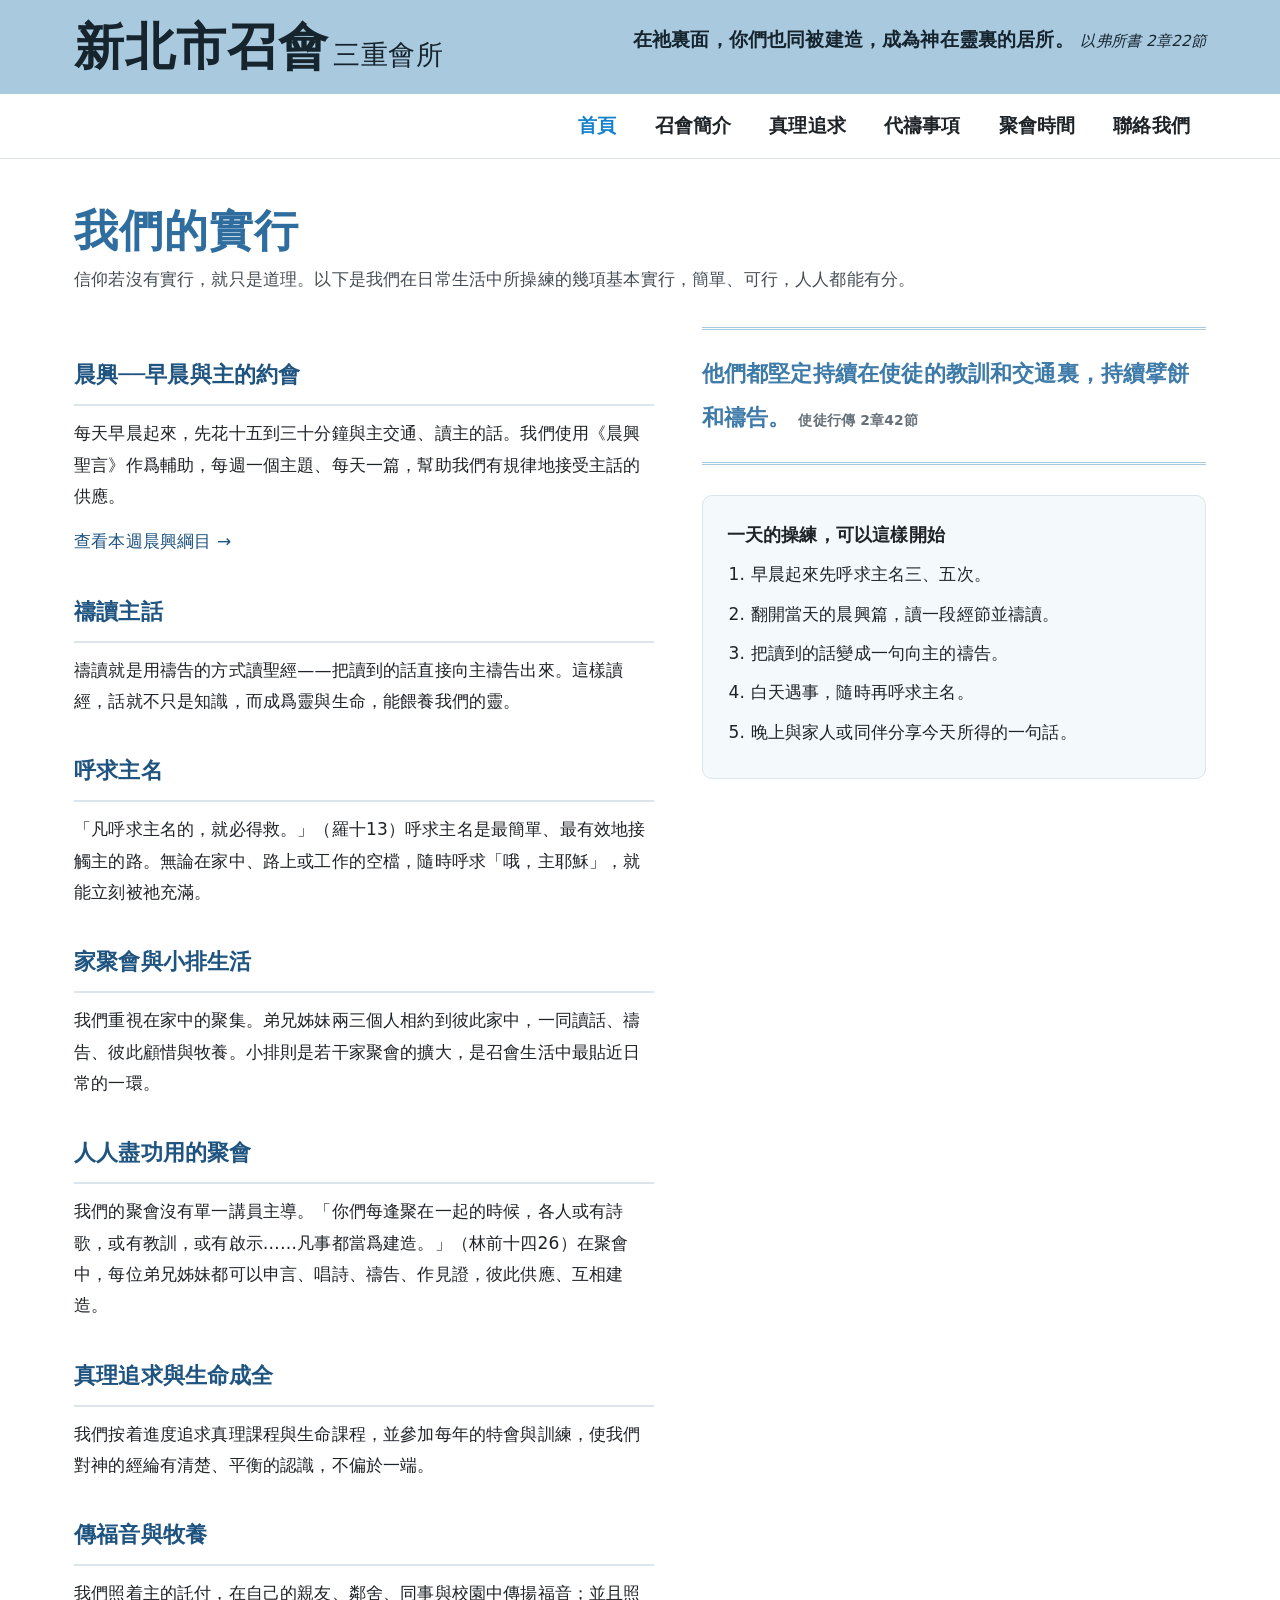
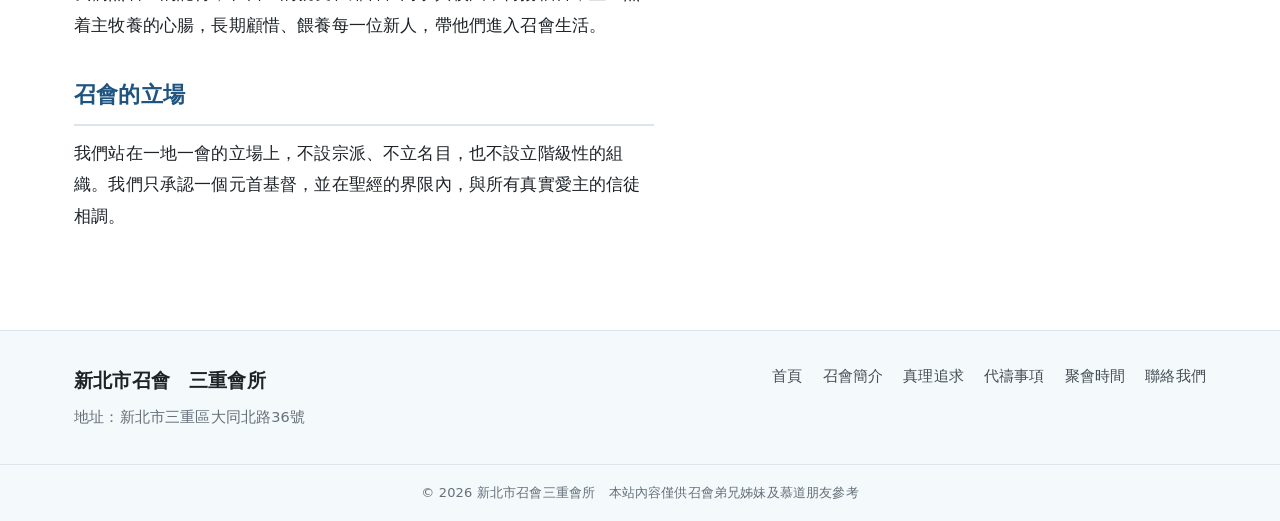
<file: practice.html>
<!DOCTYPE html>
<html lang="zh-Hant-TW">
<head>
<meta charset="UTF-8">
<meta name="viewport" content="width=device-width, initial-scale=1">
<title>我們的實行</title>
<meta name="description" content="晨興、禱讀主話、呼求主名、家聚會與小排、人人盡功用的聚會——三重會所日常的屬靈實行。">
<meta name="theme-color" content="#A9C9DF">
<meta property="og:type" content="website">
<meta property="og:title" content="我們的實行｜新北市召會三重會所">
<meta property="og:description" content="晨興、禱讀主話、呼求主名、家聚會與小排、人人盡功用的聚會——三重會所日常的屬靈實行。">
<meta property="og:locale" content="zh_TW">
<link rel="stylesheet" href="style.css">
</head>
<body data-page="practice">

<a class="skip-link" href="#main">跳至主要內容</a>

<!-- 標題帶與選單由 site.js 產生；未開啟 JavaScript 時顯示下方簡易連結 -->
<div id="site-header"><noscript>
  <header class="banner"><div class="wrap banner__inner">
    <span class="banner__logo"><span class="banner__org">新北市召會</span><span class="banner__hall">三重會所</span></span>
  </div></header>
  <nav class="nav" aria-label="主選單"><div class="wrap nav__inner"><ul class="nav__list" style="display:flex">
    <li class="nav__item"><a class="nav__link" href="index.html">首頁</a></li>
    <li class="nav__item"><a class="nav__link" href="about.html">召會簡介</a></li>
    <li class="nav__item"><a class="nav__link" href="truth.html">真理追求</a></li>
    <li class="nav__item"><a class="nav__link" href="prayer.html">代禱事項</a></li>
    <li class="nav__item"><a class="nav__link" href="meetings.html">聚會時間</a></li>
    <li class="nav__item"><a class="nav__link" href="contact.html">聯絡我們</a></li>
  </ul></div></nav>
</noscript></div>

<main id="main" class="page">
  <div class="wrap">
    <h1 class="page__title">我們的實行</h1>
    <p class="page__lead">信仰若沒有實行，就只是道理。以下是我們在日常生活中所操練的幾項基本實行，簡單、可行，人人都能有分。</p>

    <div class="layout">
      <div>
        <h2 class="sec">晨興──早晨與主的約會</h2>
        <p>每天早晨起來，先花十五到三十分鐘與主交通、讀主的話。我們使用《晨興聖言》作爲輔助，每週一個主題、每天一篇，幫助我們有規律地接受主話的供應。</p>
        <p><a href="morning-revival.html">查看本週晨興綱目 →</a></p>

        <h2 class="sec">禱讀主話</h2>
        <p>禱讀就是用禱告的方式讀聖經——把讀到的話直接向主禱告出來。這樣讀經，話就不只是知識，而成爲靈與生命，能餵養我們的靈。</p>

        <h2 class="sec">呼求主名</h2>
        <p>「凡呼求主名的，就必得救。」（羅十13）呼求主名是最簡單、最有效地接觸主的路。無論在家中、路上或工作的空檔，隨時呼求「哦，主耶穌」，就能立刻被祂充滿。</p>

        <h2 class="sec">家聚會與小排生活</h2>
        <p>我們重視在家中的聚集。弟兄姊妹兩三個人相約到彼此家中，一同讀話、禱告、彼此顧惜與牧養。小排則是若干家聚會的擴大，是召會生活中最貼近日常的一環。</p>

        <h2 class="sec">人人盡功用的聚會</h2>
        <p>我們的聚會沒有單一講員主導。「你們每逢聚在一起的時候，各人或有詩歌，或有教訓，或有啟示……凡事都當爲建造。」（林前十四26）在聚會中，每位弟兄姊妹都可以申言、唱詩、禱告、作見證，彼此供應、互相建造。</p>

        <h2 class="sec">真理追求與生命成全</h2>
        <p>我們按着進度追求真理課程與生命課程，並參加每年的特會與訓練，使我們對神的經綸有清楚、平衡的認識，不偏於一端。</p>

        <h2 class="sec">傳福音與牧養</h2>
        <p>我們照着主的託付，在自己的親友、鄰舍、同事與校園中傳揚福音；並且照着主牧養的心腸，長期顧惜、餵養每一位新人，帶他們進入召會生活。</p>

        <h2 class="sec">召會的立場</h2>
        <p>我們站在一地一會的立場上，不設宗派、不立名目，也不設立階級性的組織。我們只承認一個元首基督，並在聖經的界限內，與所有真實愛主的信徒相調。</p>
      </div>

      <aside>
        <p class="verse verse--ruled">
          他們都堅定持續在使徒的教訓和交通裏，持續擘餅和禱告。
          <span class="verse__ref">使徒行傳 2章42節</span>
        </p>
        <div class="panel" style="margin-top:30px">
          <h3 class="sub" style="margin-top:0">一天的操練，可以這樣開始</h3>
          <ul class="list list--num">
            <li>早晨起來先呼求主名三、五次。</li>
            <li>翻開當天的晨興篇，讀一段經節並禱讀。</li>
            <li>把讀到的話變成一句向主的禱告。</li>
            <li>白天遇事，隨時再呼求主名。</li>
            <li>晚上與家人或同伴分享今天所得的一句話。</li>
          </ul>
        </div>
      </aside>
    </div>
  </div>
</main>

<div id="site-footer"></div>
<script src="site.js"></script>
</body>
</html>
</file>
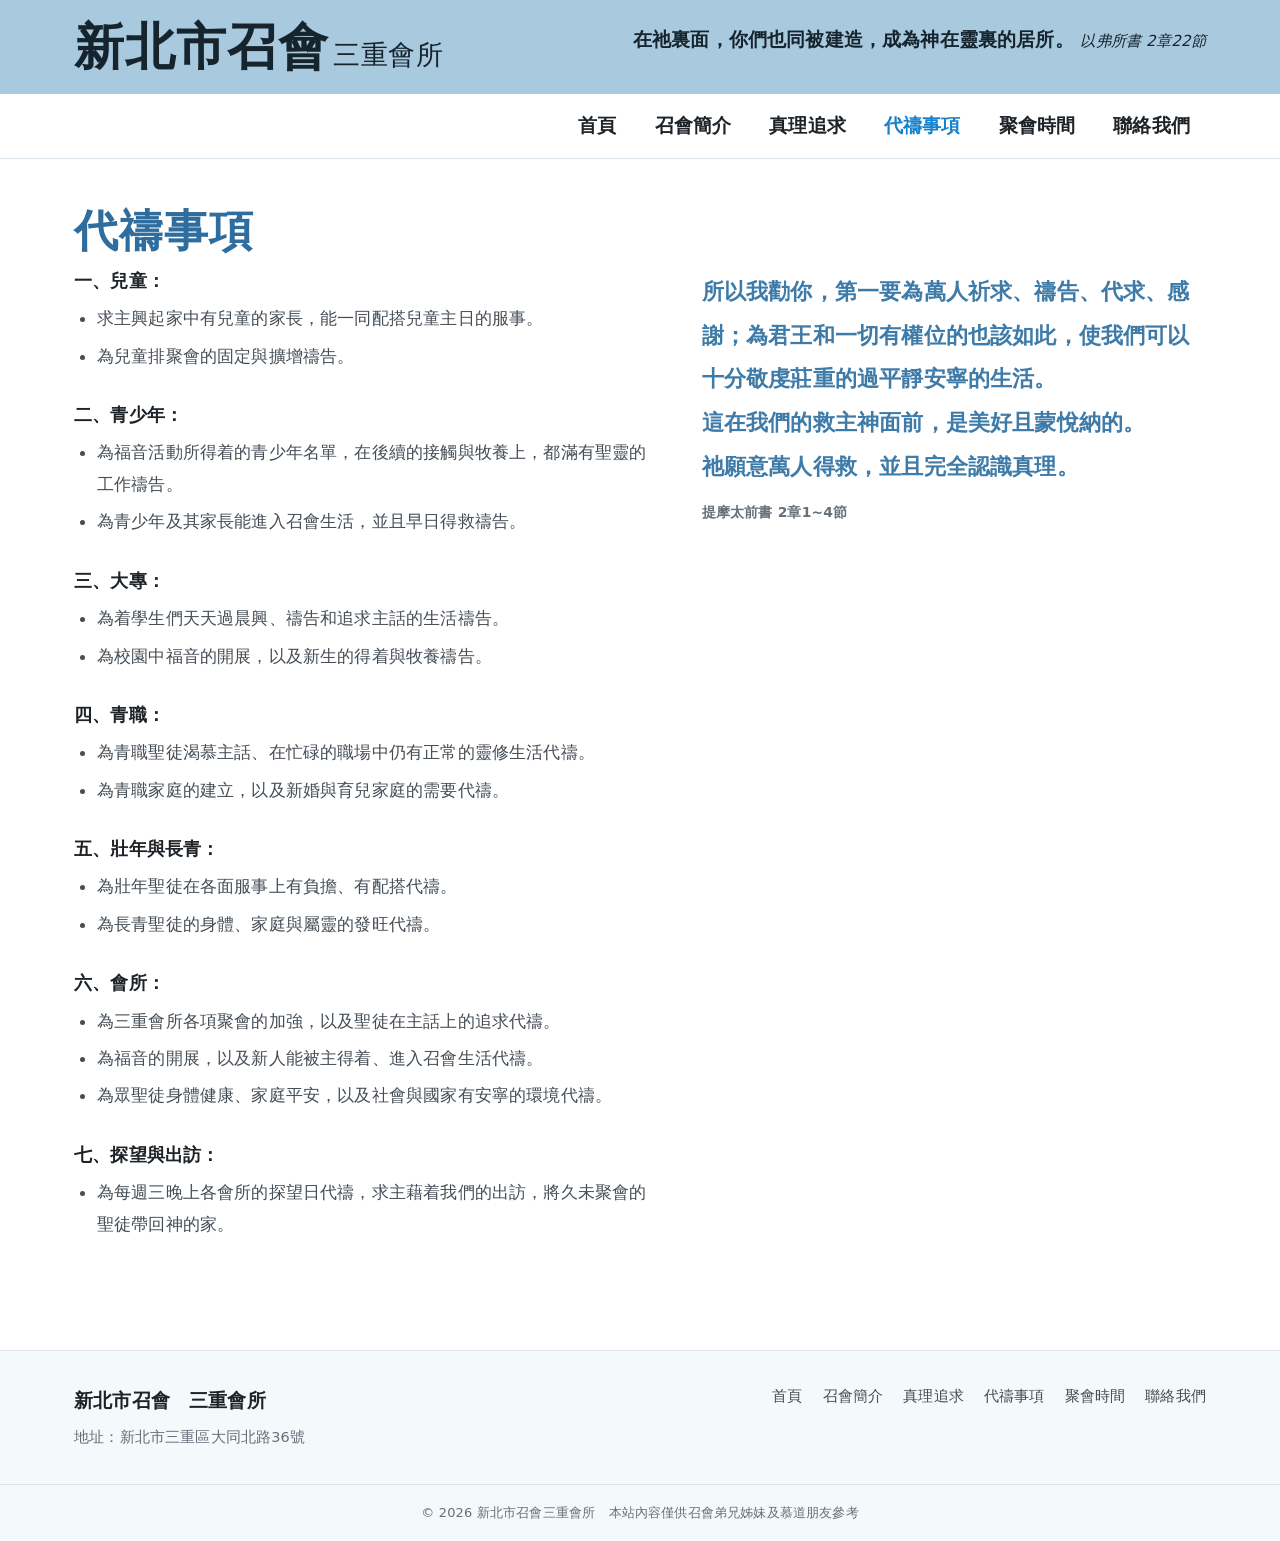
<file: prayer.html>
<!DOCTYPE html>
<html lang="zh-Hant-TW">
<head>
<meta charset="UTF-8">
<meta name="viewport" content="width=device-width, initial-scale=1">
<title>代禱事項</title>
<meta name="description" content="三重會所本週代禱事項：兒童、青少年、大專、青職、壯年長青與會所各面的需要。">
<meta name="theme-color" content="#A9C9DF">
<meta property="og:type" content="website">
<meta property="og:title" content="代禱事項｜新北市召會三重會所">
<meta property="og:description" content="三重會所本週代禱事項：兒童、青少年、大專、青職、壯年長青與會所各面的需要。">
<meta property="og:locale" content="zh_TW">
<link rel="stylesheet" href="style.css">
</head>
<body data-page="prayer">

<a class="skip-link" href="#main">跳至主要內容</a>

<!-- 標題帶與選單由 site.js 產生；未開啟 JavaScript 時顯示下方簡易連結 -->
<div id="site-header"><noscript>
  <header class="banner"><div class="wrap banner__inner">
    <span class="banner__logo"><span class="banner__org">新北市召會</span><span class="banner__hall">三重會所</span></span>
  </div></header>
  <nav class="nav" aria-label="主選單"><div class="wrap nav__inner"><ul class="nav__list" style="display:flex">
    <li class="nav__item"><a class="nav__link" href="index.html">首頁</a></li>
    <li class="nav__item"><a class="nav__link" href="about.html">召會簡介</a></li>
    <li class="nav__item"><a class="nav__link" href="truth.html">真理追求</a></li>
    <li class="nav__item"><a class="nav__link" href="prayer.html">代禱事項</a></li>
    <li class="nav__item"><a class="nav__link" href="meetings.html">聚會時間</a></li>
    <li class="nav__item"><a class="nav__link" href="contact.html">聯絡我們</a></li>
  </ul></div></nav>
</noscript></div>

<main id="main" class="page">
  <div class="wrap">
    <h1 class="page__title">代禱事項</h1>

    <!-- ★ 每週更新：修改下面各 group 區塊的條列內容即可 -->

    <div class="layout">
      <div>
        <div class="group">
          <p class="group__head">一、兒童：</p>
          <ul class="group__items">
            <li>求主興起家中有兒童的家長，能一同配搭兒童主日的服事。</li>
            <li>為兒童排聚會的固定與擴增禱告。</li>
          </ul>
        </div>

        <div class="group">
          <p class="group__head">二、青少年：</p>
          <ul class="group__items">
            <li>為福音活動所得着的青少年名單，在後續的接觸與牧養上，都滿有聖靈的工作禱告。</li>
            <li>為青少年及其家長能進入召會生活，並且早日得救禱告。</li>
          </ul>
        </div>

        <div class="group">
          <p class="group__head">三、大專：</p>
          <ul class="group__items">
            <li>為着學生們天天過晨興、禱告和追求主話的生活禱告。</li>
            <li>為校園中福音的開展，以及新生的得着與牧養禱告。</li>
          </ul>
        </div>

        <div class="group">
          <p class="group__head">四、青職：</p>
          <ul class="group__items">
            <li>為青職聖徒渴慕主話、在忙碌的職場中仍有正常的靈修生活代禱。</li>
            <li>為青職家庭的建立，以及新婚與育兒家庭的需要代禱。</li>
          </ul>
        </div>

        <div class="group">
          <p class="group__head">五、壯年與長青：</p>
          <ul class="group__items">
            <li>為壯年聖徒在各面服事上有負擔、有配搭代禱。</li>
            <li>為長青聖徒的身體、家庭與屬靈的發旺代禱。</li>
          </ul>
        </div>

        <div class="group">
          <p class="group__head">六、會所：</p>
          <ul class="group__items">
            <li>為三重會所各項聚會的加強，以及聖徒在主話上的追求代禱。</li>
            <li>為福音的開展，以及新人能被主得着、進入召會生活代禱。</li>
            <li>為眾聖徒身體健康、家庭平安，以及社會與國家有安寧的環境代禱。</li>
          </ul>
        </div>

        <div class="group">
          <p class="group__head">七、探望與出訪：</p>
          <ul class="group__items">
            <li>為每週三晚上各會所的探望日代禱，求主藉着我們的出訪，將久未聚會的聖徒帶回神的家。</li>
          </ul>
        </div>
      </div>

      <aside>
        <p class="verse">
          所以我勸你，第一要為萬人祈求、禱告、代求、感謝；為君王和一切有權位的也該如此，使我們可以十分敬虔莊重的過平靜安寧的生活。<br>
          這在我們的救主神面前，是美好且蒙悅納的。<br>
          祂願意萬人得救，並且完全認識真理。
          <span class="verse__ref">提摩太前書 2章1~4節</span>
        </p>
      </aside>
    </div>
  </div>
</main>

<div id="site-footer"></div>
<script src="site.js"></script>
</body>
</html>
</file>
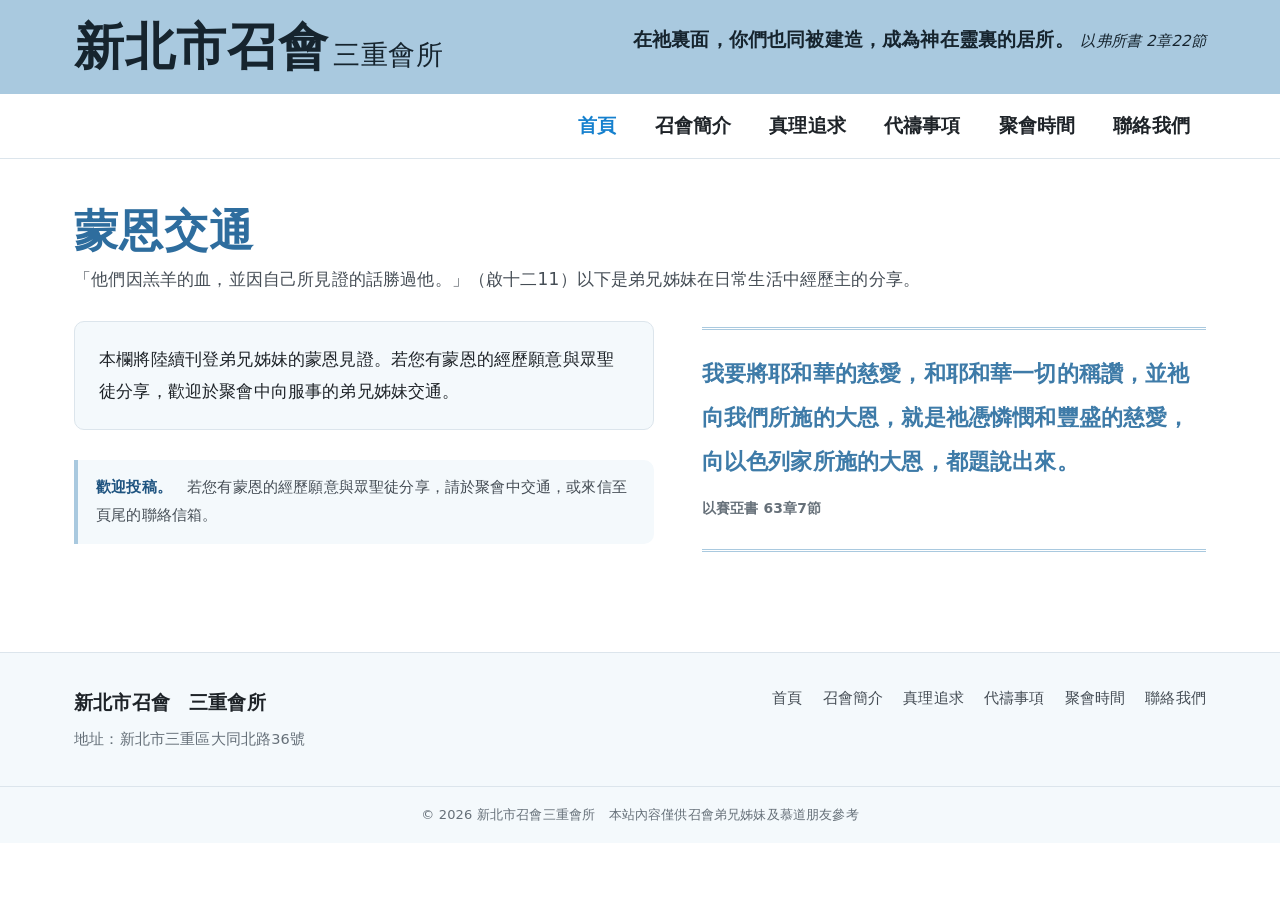
<file: testimony.html>
<!DOCTYPE html>
<html lang="zh-Hant-TW">
<head>
<meta charset="UTF-8">
<meta name="viewport" content="width=device-width, initial-scale=1">
<title>蒙恩交通</title>
<meta name="description" content="弟兄姊妹在生活、工作、家庭與服事中經歷主的見證與蒙恩分享。">
<meta name="theme-color" content="#A9C9DF">
<meta property="og:type" content="website">
<meta property="og:title" content="蒙恩交通｜新北市召會三重會所">
<meta property="og:description" content="弟兄姊妹在生活、工作、家庭與服事中經歷主的見證與蒙恩分享。">
<meta property="og:locale" content="zh_TW">
<link rel="stylesheet" href="style.css">
</head>
<body data-page="testimony">

<a class="skip-link" href="#main">跳至主要內容</a>

<!-- 標題帶與選單由 site.js 產生；未開啟 JavaScript 時顯示下方簡易連結 -->
<div id="site-header"><noscript>
  <header class="banner"><div class="wrap banner__inner">
    <span class="banner__logo"><span class="banner__org">新北市召會</span><span class="banner__hall">三重會所</span></span>
  </div></header>
  <nav class="nav" aria-label="主選單"><div class="wrap nav__inner"><ul class="nav__list" style="display:flex">
    <li class="nav__item"><a class="nav__link" href="index.html">首頁</a></li>
    <li class="nav__item"><a class="nav__link" href="about.html">召會簡介</a></li>
    <li class="nav__item"><a class="nav__link" href="truth.html">真理追求</a></li>
    <li class="nav__item"><a class="nav__link" href="prayer.html">代禱事項</a></li>
    <li class="nav__item"><a class="nav__link" href="meetings.html">聚會時間</a></li>
    <li class="nav__item"><a class="nav__link" href="contact.html">聯絡我們</a></li>
  </ul></div></nav>
</noscript></div>

<main id="main" class="page">
  <div class="wrap">
    <h1 class="page__title">蒙恩交通</h1>
    <p class="page__lead">「他們因羔羊的血，並因自己所見證的話勝過他。」（啟十二11）以下是弟兄姊妹在日常生活中經歷主的分享。</p>

    <div class="layout">
      <div>
        <!-- ★ 新增見證：複製下面一整個 <article class="story"> 區塊，貼到最上面並修改內容即可 -->

        <div class="panel">
          <p style="margin-bottom:0">本欄將陸續刊登弟兄姊妹的蒙恩見證。若您有蒙恩的經歷願意與眾聖徒分享，歡迎於聚會中向服事的弟兄姊妹交通。</p>
        </div>

        <div class="note" style="margin-top:30px">
          <b>歡迎投稿。</b>　若您有蒙恩的經歷願意與眾聖徒分享，請於聚會中交通，或來信至頁尾的聯絡信箱。
        </div>
      </div>

      <aside>
        <p class="verse verse--ruled">
          我要將耶和華的慈愛，和耶和華一切的稱讚，並祂向我們所施的大恩，就是祂憑憐憫和豐盛的慈愛，向以色列家所施的大恩，都題說出來。
          <span class="verse__ref">以賽亞書 63章7節</span>
        </p>
      </aside>
    </div>
  </div>
</main>

<div id="site-footer"></div>
<script src="site.js"></script>
</body>
</html>
</file>
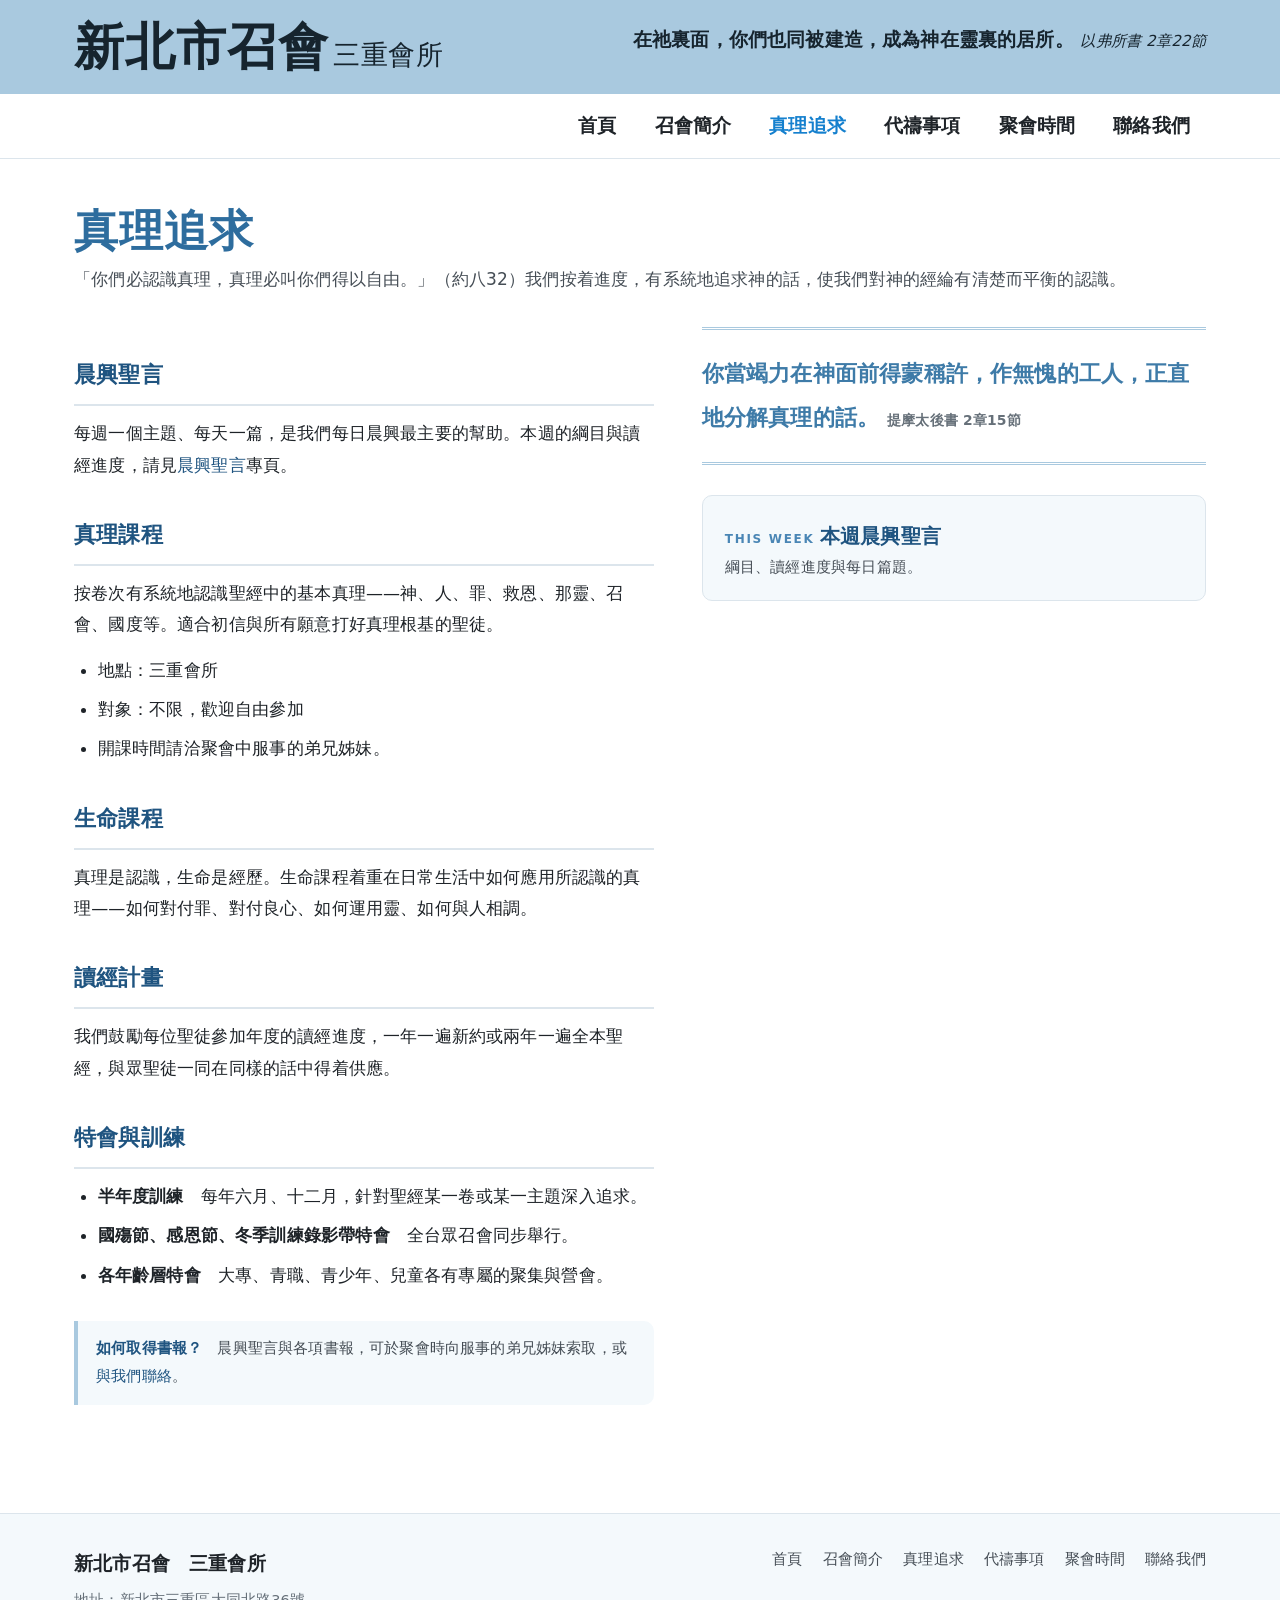
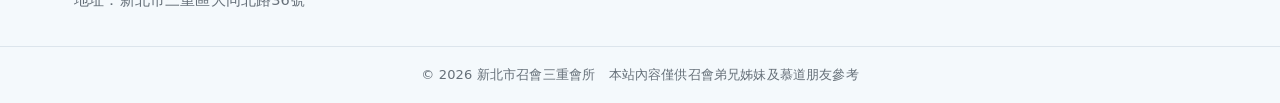
<file: truth.html>
<!DOCTYPE html>
<html lang="zh-Hant-TW">
<head>
<meta charset="UTF-8">
<meta name="viewport" content="width=device-width, initial-scale=1">
<title>真理追求</title>
<meta name="description" content="三重會所的真理追求：晨興聖言、真理課程、生命課程、讀經計畫與特會訓練資訊。">
<meta name="theme-color" content="#A9C9DF">
<meta property="og:type" content="website">
<meta property="og:title" content="真理追求｜新北市召會三重會所">
<meta property="og:description" content="三重會所的真理追求：晨興聖言、真理課程、生命課程、讀經計畫與特會訓練資訊。">
<meta property="og:locale" content="zh_TW">
<link rel="stylesheet" href="style.css">
</head>
<body data-page="truth">

<a class="skip-link" href="#main">跳至主要內容</a>

<!-- 標題帶與選單由 site.js 產生；未開啟 JavaScript 時顯示下方簡易連結 -->
<div id="site-header"><noscript>
  <header class="banner"><div class="wrap banner__inner">
    <span class="banner__logo"><span class="banner__org">新北市召會</span><span class="banner__hall">三重會所</span></span>
  </div></header>
  <nav class="nav" aria-label="主選單"><div class="wrap nav__inner"><ul class="nav__list" style="display:flex">
    <li class="nav__item"><a class="nav__link" href="index.html">首頁</a></li>
    <li class="nav__item"><a class="nav__link" href="about.html">召會簡介</a></li>
    <li class="nav__item"><a class="nav__link" href="truth.html">真理追求</a></li>
    <li class="nav__item"><a class="nav__link" href="prayer.html">代禱事項</a></li>
    <li class="nav__item"><a class="nav__link" href="meetings.html">聚會時間</a></li>
    <li class="nav__item"><a class="nav__link" href="contact.html">聯絡我們</a></li>
  </ul></div></nav>
</noscript></div>

<main id="main" class="page">
  <div class="wrap">
    <h1 class="page__title">真理追求</h1>
    <p class="page__lead">「你們必認識真理，真理必叫你們得以自由。」（約八32）我們按着進度，有系統地追求神的話，使我們對神的經綸有清楚而平衡的認識。</p>

    <div class="layout">
      <div>
        <h2 class="sec">晨興聖言</h2>
        <p>每週一個主題、每天一篇，是我們每日晨興最主要的幫助。本週的綱目與讀經進度，請見<a href="morning-revival.html">晨興聖言</a>專頁。</p>

        <h2 class="sec">真理課程</h2>
        <p>按卷次有系統地認識聖經中的基本真理——神、人、罪、救恩、那靈、召會、國度等。適合初信與所有願意打好真理根基的聖徒。</p>
        <ul class="list">
          <li>地點：三重會所</li>
          <li>對象：不限，歡迎自由參加</li>
          <li>開課時間請洽聚會中服事的弟兄姊妹。</li>
        </ul>

        <h2 class="sec">生命課程</h2>
        <p>真理是認識，生命是經歷。生命課程着重在日常生活中如何應用所認識的真理——如何對付罪、對付良心、如何運用靈、如何與人相調。</p>

        <h2 class="sec">讀經計畫</h2>
        <p>我們鼓勵每位聖徒參加年度的讀經進度，一年一遍新約或兩年一遍全本聖經，與眾聖徒一同在同樣的話中得着供應。</p>

        <h2 class="sec">特會與訓練</h2>
        <ul class="list">
          <li><b>半年度訓練</b>　每年六月、十二月，針對聖經某一卷或某一主題深入追求。</li>
          <li><b>國殤節、感恩節、冬季訓練錄影帶特會</b>　全台眾召會同步舉行。</li>
          <li><b>各年齡層特會</b>　大專、青職、青少年、兒童各有專屬的聚集與營會。</li>
        </ul>

        <div class="note" style="margin-top:30px">
          <b>如何取得書報？</b>　晨興聖言與各項書報，可於聚會時向服事的弟兄姊妹索取，或<a href="contact.html">與我們聯絡</a>。
        </div>
      </div>

      <aside>
        <p class="verse verse--ruled">
          你當竭力在神面前得蒙稱許，作無愧的工人，正直地分解真理的話。
          <span class="verse__ref">提摩太後書 2章15節</span>
        </p>

        <ul class="cards" style="margin-top:30px;grid-template-columns:1fr">
          <li><a class="card" href="morning-revival.html">
            <span class="card__kicker">This Week</span>
            <span class="card__title">本週晨興聖言</span>
            <p class="card__text">綱目、讀經進度與每日篇題。</p>
          </a></li>
        </ul>
      </aside>
    </div>
  </div>
</main>

<div id="site-footer"></div>
<script src="site.js"></script>
</body>
</html>
</file>
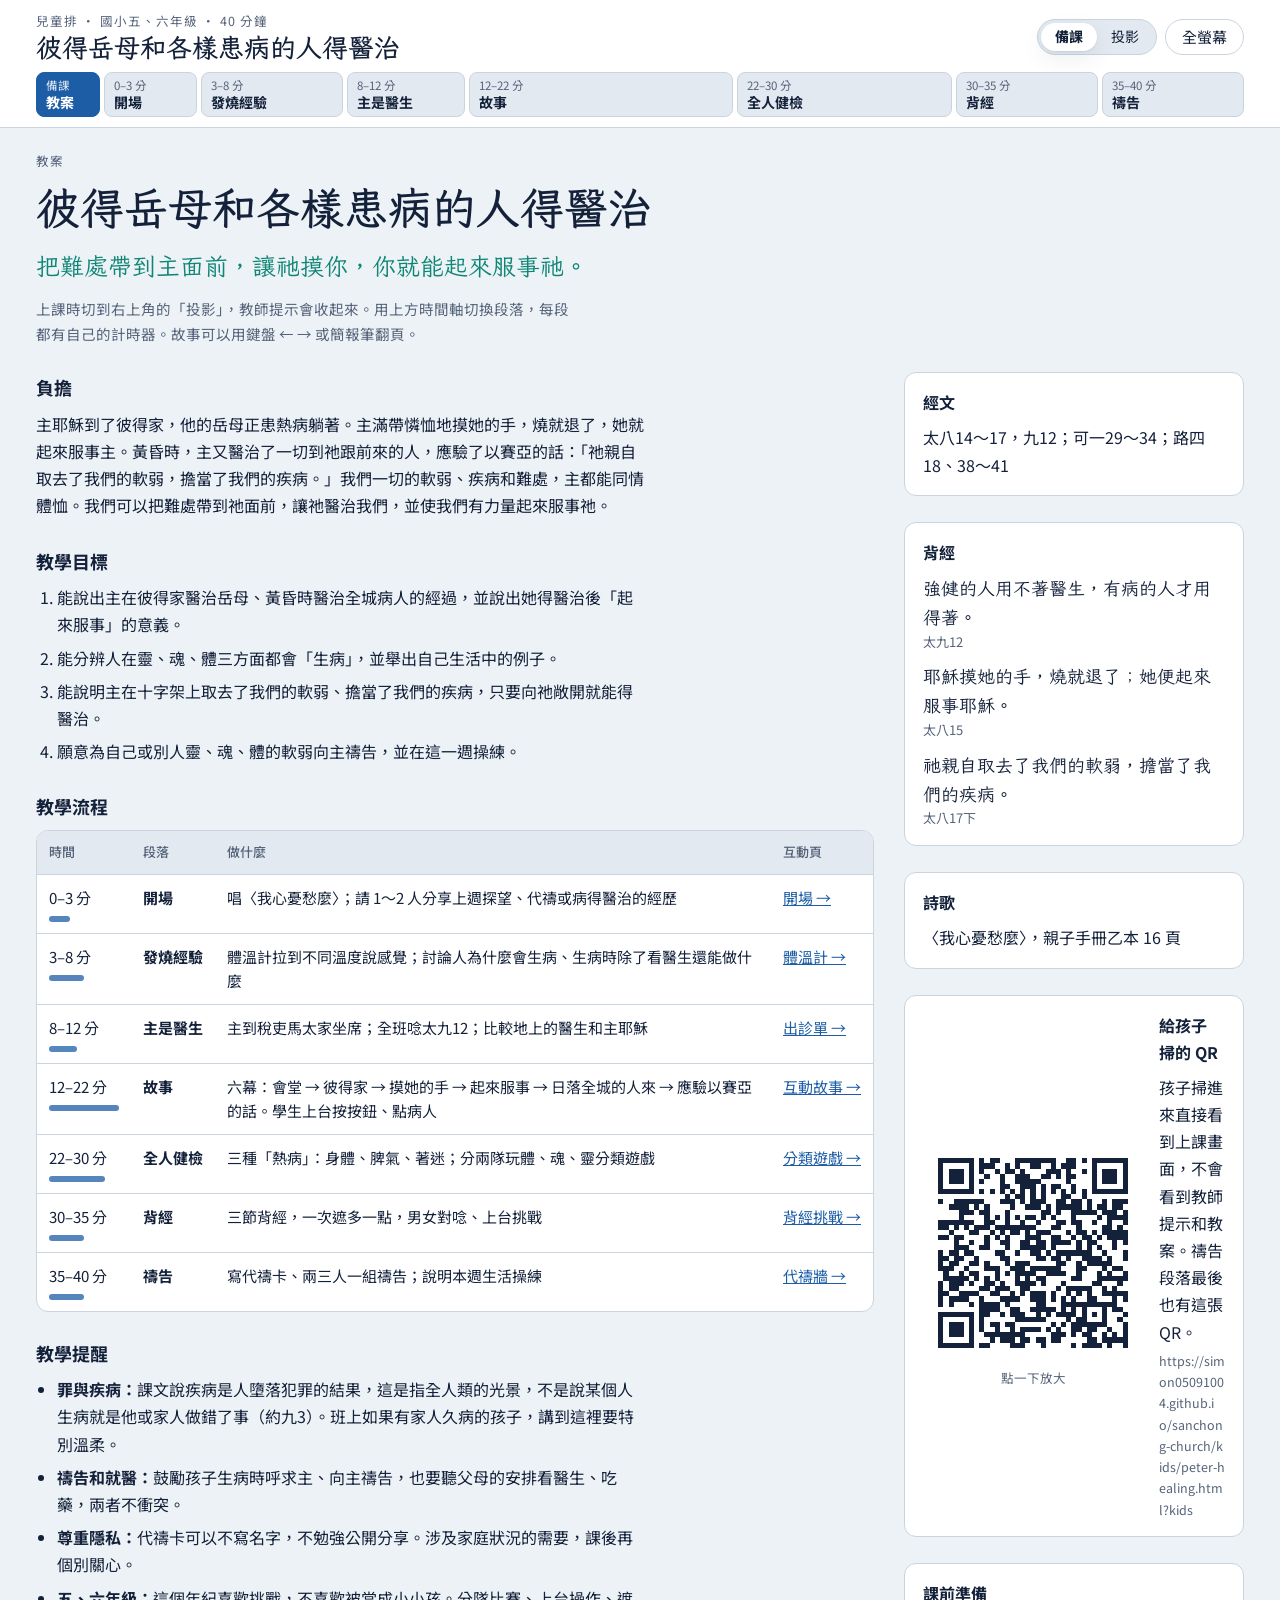
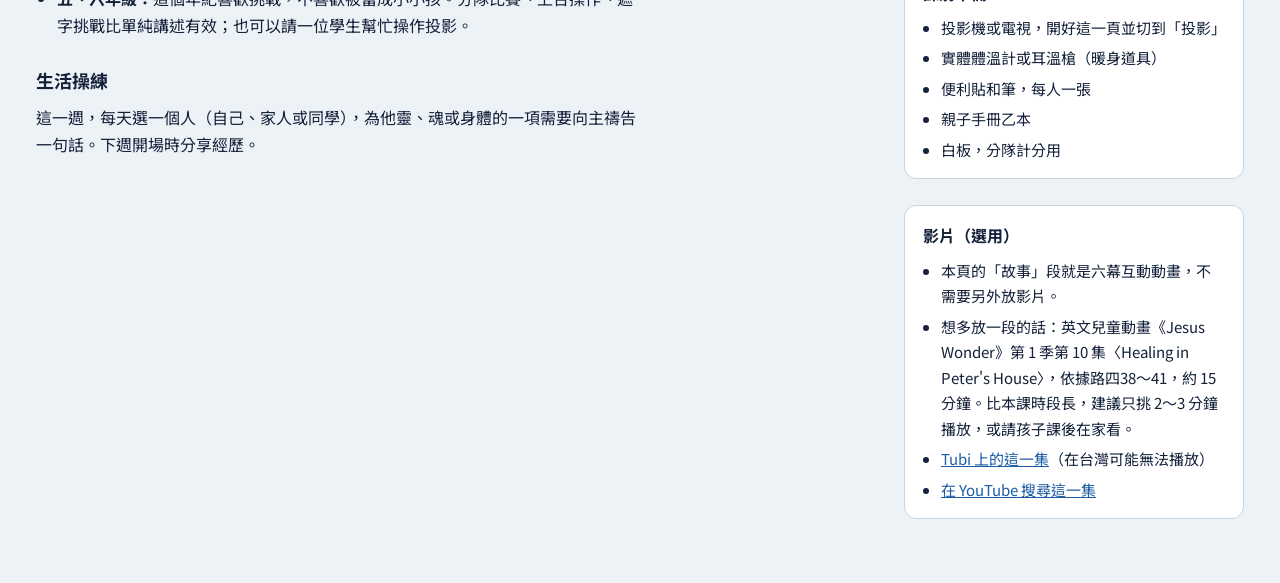
<file: kids/peter-healing.html>
<!doctype html>
<html lang="zh-Hant">
<head>
<meta charset="utf-8">
<meta name="viewport" content="width=device-width, initial-scale=1, viewport-fit=cover">
<meta name="description" content="兒童排教案：彼得岳母和各樣患病的人得醫治（國小五、六年級，40 分鐘），附投影用互動故事與活動。">
<title>彼得岳母得醫治</title>
<link rel="preconnect" href="https://fonts.googleapis.com">
<link rel="preconnect" href="https://fonts.gstatic.com" crossorigin>
<link rel="stylesheet" href="https://fonts.googleapis.com/css2?family=LXGW+WenKai+TC:wght@400;700&family=Noto+Sans+TC:wght@400;500;700&display=swap">
<style>
/* Layout：頂端是 40 分鐘時間軸（寬度依分鐘數），下方一次只顯示一段；備課模式右側附教師提示，投影模式只留舞台 */
:root{
  --bg:#EDF2F6; --surface:#FFFFFF; --surface-2:#E2E9F0; --ink:#14213A; --muted:#55637A; --line:#C9D4DF;
  --accent:#1C5DA6; --on-accent:#FFFFFF;
  --fever:#D3412A; --fever-soft:#FCE5DF; --heal:#0F8576; --heal-soft:#D4EEE8; --dusk:#B86E0E; --dusk-soft:#FBEBD2;
  --body:#B45C19; --body-soft:#F8E6D4; --soul:#93408A; --soul-soft:#F4E3F1; --spirit:#3953BA; --spirit-soft:#E2E7FA;
  --stage-filter:none; --shadow:0 1px 2px rgba(20,33,58,.07),0 8px 24px rgba(20,33,58,.07);
  --font-kai:"LXGW WenKai TC","Kaiti TC","BiauKai","DFKai-SB","STKaiti",serif;
  --font-body:"Noto Sans TC","PingFang TC","Microsoft JhengHei","Heiti TC",system-ui,sans-serif;
}
@media (prefers-color-scheme: dark){:root:not([data-theme="light"]){
  --bg:#0E1521; --surface:#162031; --surface-2:#1D2A3E; --ink:#E6ECF4; --muted:#9BAABE; --line:#2B3A51;
  --accent:#7FB2F0; --on-accent:#0E1521;
  --fever:#FF6E52; --fever-soft:#3B201B; --heal:#3FCBB3; --heal-soft:#14332F; --dusk:#F2B25A; --dusk-soft:#38291A;
  --body:#F0A25F; --body-soft:#392A1D; --soul:#E58CDA; --soul-soft:#35233A; --spirit:#97A9F6; --spirit-soft:#232B4A;
  --stage-filter:brightness(.9); --shadow:0 1px 2px rgba(0,0,0,.3),0 8px 24px rgba(0,0,0,.25);
  color-scheme:dark;
}}
:root[data-theme="dark"]{
  --bg:#0E1521; --surface:#162031; --surface-2:#1D2A3E; --ink:#E6ECF4; --muted:#9BAABE; --line:#2B3A51;
  --accent:#7FB2F0; --on-accent:#0E1521;
  --fever:#FF6E52; --fever-soft:#3B201B; --heal:#3FCBB3; --heal-soft:#14332F; --dusk:#F2B25A; --dusk-soft:#38291A;
  --body:#F0A25F; --body-soft:#392A1D; --soul:#E58CDA; --soul-soft:#35233A; --spirit:#97A9F6; --spirit-soft:#232B4A;
  --stage-filter:brightness(.9); --shadow:0 1px 2px rgba(0,0,0,.3),0 8px 24px rgba(0,0,0,.25);
  color-scheme:dark;
}
*{box-sizing:border-box}
[hidden]{display:none!important}
body{margin:0;background:var(--bg);color:var(--ink);font-family:var(--font-body);font-size:16px;line-height:1.7}
body::before{content:"";position:fixed;inset:0 0 auto;height:env(safe-area-inset-top,0px);z-index:30;background:var(--surface)}
.wrap{max-width:1240px;margin:0 auto;padding-left:max(16px,env(safe-area-inset-left,0px));padding-right:max(16px,env(safe-area-inset-right,0px))}
button,input{font:inherit;color:inherit}
:focus-visible{outline:3px solid var(--accent);outline-offset:2px}
a{color:var(--accent)}
.kai{font-family:var(--font-kai)}
h1,h2,h3,h4{text-wrap:balance}
.eyebrow{font-size:12.5px;letter-spacing:.08em;color:var(--muted);margin:0}
.card{background:var(--surface);border:1px solid var(--line);border-radius:14px;padding:18px 20px}
.btn{border:1px solid var(--line);background:var(--surface);border-radius:999px;padding:7px 16px;cursor:pointer;font-size:15px;line-height:1.3}
.btn:hover{border-color:var(--accent)}
.btn.primary{background:var(--accent);border-color:var(--accent);color:var(--on-accent);font-weight:700}
.btn:disabled{opacity:.45;cursor:default}
.link-btn{border:0;background:none;color:var(--accent);cursor:pointer;padding:0 4px;text-decoration:underline;text-underline-offset:3px;font-size:.92em}

/* ---------- header ---------- */
header.top{position:sticky;top:env(safe-area-inset-top,0px);z-index:20;background:var(--surface);border-bottom:1px solid var(--line)}
.top-inner{display:flex;flex-wrap:wrap;align-items:center;justify-content:space-between;gap:8px 16px;padding-block:10px 8px}
.brand{min-width:0}
.brand h1{font-family:var(--font-kai);font-size:clamp(20px,2.4vw,26px);margin:0;line-height:1.25}
.tools{display:flex;align-items:center;gap:8px;flex-wrap:wrap}
.toggle{display:inline-flex;border:1px solid var(--line);border-radius:999px;padding:3px;background:var(--surface-2)}
.toggle button{border:0;background:transparent;padding:4px 14px;border-radius:999px;cursor:pointer;font-size:14px;line-height:1.4}
.toggle button[aria-pressed="true"]{background:var(--surface);box-shadow:var(--shadow);font-weight:700}
.timer{display:inline-flex;align-items:center;gap:6px;border:1px solid var(--line);border-radius:999px;padding:3px 4px 3px 12px;font-size:14px;line-height:1.4}
.timer .lbl{color:var(--muted)}
.timer .time{font-variant-numeric:tabular-nums;font-weight:700;min-width:3.2em;text-align:right}
.timer.over .time{color:var(--fever)}
.timer button{border:0;border-radius:999px;padding:3px 10px;cursor:pointer;font-size:13px;background:var(--surface-2)}
.timer button.go{background:var(--accent);color:var(--on-accent)}
nav.timeline{display:flex;gap:4px;padding-block:0 10px;overflow-x:auto;scrollbar-width:thin}
.tl{flex:var(--m,0) 1 0;min-width:72px;border:1px solid var(--line);background:var(--surface-2);border-radius:8px;padding:5px 9px;text-decoration:none;color:var(--ink);display:flex;flex-direction:column;line-height:1.3}
.tl.plan-tl{flex:0 0 auto;min-width:64px}
.tl .t{font-size:11.5px;color:var(--muted);font-variant-numeric:tabular-nums;white-space:nowrap}
.tl .l{font-size:14px;font-weight:700;white-space:nowrap}
.tl[aria-current="page"]{background:var(--accent);border-color:var(--accent);color:var(--on-accent)}
.tl[aria-current="page"] .t{color:inherit;opacity:.85}

main{padding-block:22px 64px}
.seg-head{display:flex;align-items:baseline;gap:6px 14px;flex-wrap:wrap;margin-bottom:16px}
.seg-head .when{font-variant-numeric:tabular-nums;color:var(--muted);font-size:14px;white-space:nowrap}
.seg-head h2{font-family:var(--font-kai);font-size:clamp(24px,3vw,34px);margin:0;line-height:1.3}
.seg-grid{display:grid;grid-template-columns:minmax(0,1fr) 320px;gap:22px;align-items:start}
.stage-area{min-width:0;display:flex;flex-direction:column;gap:16px}
body.proj .seg-grid{grid-template-columns:minmax(0,1fr)}
body.proj .teacher{display:none}
body.proj .stage-area{font-size:1.12em}
@media (max-width:920px){.seg-grid{grid-template-columns:minmax(0,1fr)}}
.teacher{background:var(--surface);border:1.5px dashed var(--line);border-radius:12px;padding:14px 16px;font-size:14.5px;line-height:1.7;min-width:0}
.teacher h3{font-size:15px;margin:0 0 8px;display:flex;align-items:center;gap:8px}
.tag-t{font-size:11.5px;letter-spacing:.06em;background:var(--ink);color:var(--bg);border-radius:4px;padding:1px 7px;font-weight:700}
.teacher ol{margin:0 0 10px;padding-left:1.3em;display:grid;gap:6px}
.teacher p{margin:8px 0 0}
.teacher .trans b,.teacher .qa b,.teacher .warn b{display:inline-block;margin-right:6px}
.teacher .qa span{display:block;color:var(--muted)}
.teacher .warn{background:var(--fever-soft);border-radius:8px;padding:8px 10px}
.teacher .trans{color:var(--muted)}
.seg-foot{display:flex;justify-content:space-between;gap:12px;margin-top:26px;flex-wrap:wrap}
.seg-foot a{text-decoration:none}

/* ---------- plan ---------- */
.plan-head{display:grid;gap:10px;margin-bottom:26px}
.plan-head h2{font-family:var(--font-kai);font-size:clamp(28px,4vw,44px);line-height:1.25;margin:0}
.core{font-family:var(--font-kai);font-size:clamp(19px,2.2vw,24px);margin:0;color:var(--heal)}
.how{font-size:14.5px;color:var(--muted);max-width:68ch;margin:0}
.plan-body{display:grid;grid-template-columns:minmax(0,1fr) 340px;gap:30px;align-items:start}
@media (max-width:980px){.plan-body{grid-template-columns:minmax(0,1fr)}}
.plan-main,.plan-side{min-width:0;display:grid;grid-template-columns:minmax(0,1fr);gap:26px}
.blk h3{font-size:18px;margin:0 0 8px}
.blk p{margin:0;max-width:68ch}
.blk ol,.blk ul{margin:0;padding-left:1.3em;display:grid;gap:6px;max-width:68ch}
.tbl-wrap{overflow-x:auto;border:1px solid var(--line);border-radius:12px;background:var(--surface)}
table.flow{border-collapse:collapse;width:100%;min-width:640px;font-size:15px;line-height:1.6}
.flow th,.flow td{padding:11px 12px;border-bottom:1px solid var(--line);text-align:left;vertical-align:top}
.flow tr:last-child td{border-bottom:0}
.flow th{font-size:13px;color:var(--muted);font-weight:500;background:var(--surface-2)}
.flow td.t{font-variant-numeric:tabular-nums;white-space:nowrap}
.mbar{display:block;height:6px;border-radius:3px;background:var(--accent);width:calc(var(--m) * 7px);margin-top:6px;opacity:.75}
.flow td.seg{font-weight:700;white-space:nowrap}
.flow td.go a{white-space:nowrap}
.side-card{background:var(--surface);border:1px solid var(--line);border-radius:12px;padding:16px 18px}
.side-card h3{font-size:16px;margin:0 0 8px}
.side-card ul{margin:0;padding-left:1.2em;display:grid;gap:5px;font-size:15px}
.mv{list-style:none;padding:0!important;gap:10px!important}
.mv li{font-family:var(--font-kai);font-size:18px;line-height:1.6}
.mv li span{display:block;font-family:var(--font-body);font-size:13px;color:var(--muted)}
.notes li{line-height:1.7}

/* ---------- open ---------- */
.open-stage{display:grid;gap:18px;padding:clamp(20px,4vw,40px)}
.open-stage .big{font-family:var(--font-kai);font-size:clamp(28px,4.4vw,52px);line-height:1.25;margin:0}
.refs{color:var(--muted);margin:0;font-size:15px}
.open-grid{display:grid;grid-template-columns:repeat(auto-fit,minmax(min(100%,260px),1fr));gap:14px}
.mini{background:var(--surface-2);border-radius:12px;padding:16px 18px;display:grid;gap:4px}
.mini .tag{font-size:12px;letter-spacing:.08em;color:var(--muted)}
.mini b{font-size:clamp(20px,2.2vw,26px);line-height:1.4}
.mini .kai{font-family:var(--font-kai)}
.quest{font-size:clamp(18px,2vw,22px);margin:0}
.quest b{font-family:var(--font-kai);color:var(--heal);font-size:1.15em}

/* ---------- warmup ---------- */
.warm{display:grid;grid-template-columns:clamp(110px,16vw,170px) minmax(0,1fr);gap:clamp(16px,3vw,36px);align-items:center}
.thermo{width:100%;height:auto;display:block}
.th-out{fill:var(--line)}
.th-in{fill:var(--surface)}
.th-tick{stroke:var(--muted);stroke-width:2}
.th-num{fill:var(--muted);font-size:15px;font-family:var(--font-body)}
.th-fever{stroke:var(--fever);stroke-width:2;stroke-dasharray:5 4}
.th-fl{fill:var(--fever);font-size:12px;font-weight:700;font-family:var(--font-body)}
.readout{display:grid;gap:12px;min-width:0}
.temp-row{display:flex;align-items:center;gap:16px;flex-wrap:wrap}
.temp-big{font-size:clamp(48px,7vw,84px);font-weight:700;font-variant-numeric:tabular-nums;line-height:1}
.temp-big small{font-size:.4em;margin-left:4px;font-weight:500}
.face{width:clamp(80px,10vw,120px);height:auto}
.pill{display:inline-block;border-radius:999px;padding:3px 14px;font-weight:700;font-size:18px}
.pill.ok{background:var(--heal-soft);color:var(--heal)}
.pill.warm{background:var(--dusk-soft);color:var(--dusk)}
.pill.hot,.pill.hotter,.pill.danger{background:var(--fever-soft);color:var(--fever)}
.feel{font-family:var(--font-kai);font-size:clamp(20px,2.4vw,28px);margin:0;line-height:1.5}
.band-note{margin:0;color:var(--fever);font-weight:500}
.slider-row{display:grid;gap:10px}
input[type=range]{width:100%;accent-color:var(--fever)}
.presets{display:flex;gap:8px;flex-wrap:wrap}
.qcards{display:grid;grid-template-columns:repeat(3,minmax(0,1fr));gap:12px}
.qcard{display:grid;gap:6px;align-content:start}
.qcard .qn{font-size:12px;letter-spacing:.08em;color:var(--muted)}
.qcard p{margin:0}
.qcard .q{font-size:clamp(17px,1.8vw,20px);font-weight:700;line-height:1.5}
.qcard .a{color:var(--heal);font-weight:500}

/* ---------- doctor ---------- */
.doc-grid{display:grid;grid-template-columns:minmax(0,1fr) minmax(0,1.1fr);gap:18px;align-items:start}
@media (max-width:760px){.doc-grid{grid-template-columns:minmax(0,1fr)}}
.slip{padding:0;overflow:hidden}
.slip-head{display:flex;justify-content:space-between;align-items:baseline;padding:14px 20px;background:var(--heal-soft);border-bottom:2px solid var(--heal)}
.slip-head .kai{font-size:26px;font-weight:700;color:var(--heal)}
.slip-no{font-size:13px;color:var(--muted);font-variant-numeric:tabular-nums}
.slip dl{margin:0;padding:6px 20px 4px}
.slip dl>div{display:grid;grid-template-columns:5.5em minmax(0,1fr);gap:10px;padding:9px 0;border-bottom:1px dotted var(--line)}
.slip dt{color:var(--muted);font-size:14px}
.slip dd{margin:0;font-weight:500}
.slip dd ol{margin:0;padding-left:1.2em}
.slip .next-stop{font-family:var(--font-kai);font-size:20px;color:var(--heal)}
.slip-verse{margin:0;padding:14px 20px 18px;font-size:clamp(19px,2vw,23px);line-height:1.6}
.slip-verse span{font-family:var(--font-body);font-size:13px;color:var(--muted);margin-left:6px}
.compare{display:grid;gap:10px}
.compare .hint{margin:0;color:var(--muted);font-size:14px}
.cmp{display:grid;grid-template-columns:minmax(0,1fr) minmax(0,1fr);gap:0;border:1px solid var(--line);border-radius:12px;background:var(--surface);padding:0;text-align:left;cursor:pointer;overflow:hidden}
.cmp-q{grid-column:1/-1;padding:8px 14px;font-weight:700;background:var(--surface-2);font-size:15px}
.cmp-a,.cmp-b{padding:10px 14px;display:grid;gap:2px;align-content:start;min-height:4.6em}
.cmp-a i,.cmp-b i{font-style:normal;font-size:12px;letter-spacing:.06em;color:var(--muted)}
.cmp-b{border-left:1px solid var(--line)}
.cmp .qm{font-size:24px;color:var(--heal);font-weight:700;line-height:1.2}
.cmp:not(.on) .ans{display:none}
.cmp.on .qm{display:none}
.cmp.on .cmp-b{background:var(--heal-soft)}
.cmp .ans{color:var(--heal);font-weight:700}

/* ---------- story ---------- */
.stage{position:relative;aspect-ratio:16/9;width:min(100%,calc((100vh - 300px) * 1.7778));min-width:min(100%,320px);max-width:100%;margin-inline:auto;border-radius:14px;overflow:hidden;background:var(--surface-2);filter:var(--stage-filter)}
.stage svg{display:block;width:100%;height:100%}
.svg-kai{font-family:var(--font-kai)}
.svg-map{font:700 13px var(--font-body);fill:#3A2E22}
.svg-map-s{font:12px var(--font-body);fill:#3C6E8F}
.thermo-mini{position:absolute;right:1.6%;top:3%;width:8.5%;min-width:46px;background:color-mix(in srgb,var(--surface) 90%,transparent);border-radius:10px;padding:6px 4px 4px;display:grid;justify-items:center;box-shadow:var(--shadow)}
.thermo-mini svg{width:100%;height:auto}
.tm-read{font-weight:700;font-variant-numeric:tabular-nums;font-size:clamp(11px,1.4vw,17px);line-height:1.2;white-space:nowrap}
.counter{position:absolute;left:2%;top:4%;background:color-mix(in srgb,var(--surface) 92%,transparent);border-radius:999px;padding:5px 6px 5px 16px;display:flex;align-items:center;gap:10px;font-size:clamp(13px,1.6vw,18px);box-shadow:var(--shadow)}
.counter b{font-variant-numeric:tabular-nums;color:var(--heal);font-size:1.2em}
.stage-act{position:absolute;left:50%;top:5%;transform:translateX(-50%)}
.big-btn{border:0;border-radius:999px;background:var(--heal);color:#fff;font-weight:700;font-size:clamp(15px,2vw,22px);padding:.55em 1.4em;cursor:pointer;box-shadow:0 4px 14px rgba(0,0,0,.18);animation:pulse 1.8s ease-in-out infinite}
.big-btn:disabled{animation:none;opacity:.5;cursor:default}
@keyframes pulse{50%{transform:scale(1.06)}}
.stage-toast{position:absolute;left:50%;top:5%;transform:translateX(-50%);background:var(--surface);color:var(--heal);font-family:var(--font-kai);font-weight:700;font-size:clamp(18px,2.8vw,32px);padding:.3em 1em;border-radius:12px;box-shadow:var(--shadow);white-space:nowrap;animation:pop .5s ease-out}
@keyframes pop{from{transform:translate(-50%,-8px);opacity:0}}
.narr{display:grid;gap:8px}
.narr-top{display:flex;gap:12px;flex-wrap:wrap;align-items:baseline;font-size:14px;color:var(--muted)}
.narr h3{font-family:var(--font-kai);font-size:clamp(22px,2.6vw,30px);margin:0;line-height:1.3}
.narr-text{font-family:var(--font-kai);font-size:clamp(19px,2.1vw,25px);line-height:1.75;margin:0;max-width:44em}
body.proj .narr-text{font-size:clamp(22px,2.5vw,30px)}
.ask{background:var(--dusk-soft);border-radius:10px;padding:10px 14px;display:grid;gap:4px}
.ask>b{color:var(--dusk);font-size:13px;letter-spacing:.06em}
.ask p{margin:0}
.ask .a{color:var(--heal);font-weight:500}
.story-nav{display:flex;justify-content:space-between;align-items:center;gap:10px;flex-wrap:wrap}
.dots{display:flex;gap:6px}
.dots button{width:30px;height:30px;border-radius:50%;border:1px solid var(--line);background:var(--surface);cursor:pointer;font-size:13px;font-variant-numeric:tabular-nums;padding:0}
.dots button[aria-current="step"]{background:var(--accent);color:var(--on-accent);border-color:var(--accent)}
.sv .heat{transition:opacity .8s}
.sv .v-sick{transition:opacity .7s}
.sv .v-well{opacity:0;transition:opacity .9s .25s}
.sv .healed>.v-sick{opacity:0}
.sv .healed>.v-well{opacity:1}
.sv .spark{opacity:0;transition:opacity .5s .9s}
.sv .healed .spark{opacity:1}
.sv .glow{opacity:0;transition:opacity 1.2s}
.sv.glow-on .glow{opacity:1}
.sickp{cursor:pointer}
.sickp:focus-visible{outline:none}
.sickp:focus-visible .v-sick{filter:drop-shadow(0 0 4px #fff)}
.sv .sky-night{opacity:0;transition:opacity 6s ease}
.sv .stars{opacity:0;transition:opacity 3s ease 4s}
.sv .night-tint{opacity:0;transition:opacity 6s ease}
.sv .lamp{opacity:0;transition:opacity 2s ease 3s}
.sv .sun{transition:transform 6s ease-in}
.sv.dusk-on .sky-night,.sv.dusk-on .stars,.sv.dusk-on .lamp{opacity:1}
.sv.dusk-on .night-tint{opacity:.3}
.sv.dusk-on .sun{transform:translateY(210px)}

/* ---------- checkup ---------- */
.fever3{display:grid;grid-template-columns:repeat(3,minmax(0,1fr));gap:12px}
@media (max-width:640px){.fever3,.qcards{grid-template-columns:minmax(0,1fr)}}
.fv{display:grid;gap:8px;align-content:start;padding:16px 18px}
.fv-tag{font-family:var(--font-kai);font-size:22px;font-weight:700;color:var(--fever)}
.fv p{margin:0}
.fv-sym{line-height:1.6}
.fv-cure{color:var(--heal);font-weight:500;border-top:1px dashed var(--line);padding-top:8px}
.sorter{display:grid;gap:14px}
.sort-top{display:flex;justify-content:space-between;align-items:center;gap:10px;flex-wrap:wrap}
.sort-top h3{margin:0;font-size:clamp(19px,2vw,23px)}
.sort-msg{margin:0;font-weight:500;min-height:1.7em}
.sort-msg.good{color:var(--heal)}
.sort-msg.bad{color:var(--fever)}
.sort-msg.done{color:var(--heal);font-family:var(--font-kai);font-size:1.2em}
.pool{display:flex;flex-wrap:wrap;gap:8px;min-height:10px}
.chip{border:2px solid var(--line);background:var(--surface);border-radius:12px;padding:8px 14px;cursor:pointer;font-size:16px;line-height:1.45;text-align:left}
.chip[aria-pressed="true"]{border-color:var(--accent);background:var(--surface-2);box-shadow:0 0 0 3px color-mix(in srgb,var(--accent) 28%,transparent)}
.chip.shake{animation:shake .4s}
@keyframes shake{25%{transform:translateX(-6px)}75%{transform:translateX(6px)}}
.zones{display:grid;grid-template-columns:repeat(3,minmax(0,1fr));gap:12px}
@media (max-width:700px){.zones{grid-template-columns:minmax(0,1fr)}}
.zone{border:2px dashed var(--zc);background:var(--zs);border-radius:14px;padding:12px 14px;min-height:170px;text-align:left;cursor:pointer;display:flex;flex-direction:column;gap:6px;align-items:stretch}
.zone:hover{border-style:solid}
.zh{display:flex;align-items:baseline;gap:8px;font-weight:700;color:var(--zc)}
.zh b{font-family:var(--font-kai);font-size:34px;line-height:1}
.zd{font-size:13.5px;color:var(--muted)}
.zl{display:flex;flex-direction:column;gap:5px;margin-top:4px}
.placed{background:var(--surface);border-radius:8px;padding:4px 10px;font-size:14.5px;line-height:1.5;color:var(--ink)}

/* ---------- verse ---------- */
.verse{display:grid;gap:14px;justify-items:center;text-align:center}
.vtabs{display:flex;gap:6px;flex-wrap:wrap;justify-content:center}
.vtabs button{border:1px solid var(--line);background:var(--surface);border-radius:999px;padding:5px 16px;cursor:pointer;font-variant-numeric:tabular-nums}
.vtabs button[aria-selected="true"]{background:var(--accent);color:var(--on-accent);border-color:var(--accent);font-weight:700}
.vbox{font-family:var(--font-kai);font-size:clamp(26px,4vw,50px);line-height:2;margin:0;padding:10px 0;max-width:20em}
.tok{display:inline-block;padding:0 .06em;border-radius:6px}
.tok.hid{color:transparent;border-bottom:3px solid var(--muted);cursor:pointer;border-radius:0;margin-inline:.12em}
.tok.hid.peek{color:var(--accent);border-bottom-color:var(--accent)}
.punc{display:inline-block}
.vref{margin:0;color:var(--muted);font-size:17px}
.vctl{display:flex;align-items:center;gap:14px;flex-wrap:wrap;justify-content:center}
.vlevel{display:grid;gap:4px;justify-items:center;min-width:8em}
.vlevel span{font-size:14px;color:var(--muted)}
.vbar{display:flex;gap:5px}
.vbar i{width:22px;height:8px;border-radius:4px;background:var(--line)}
.vbar i.on{background:var(--accent)}
.verse .hint{margin:0;color:var(--muted);font-size:14px}

/* ---------- pray ---------- */
.pray-grid{display:grid;grid-template-columns:minmax(0,300px) minmax(0,1fr);gap:18px;align-items:start}
@media (max-width:820px){.pray-grid{grid-template-columns:minmax(0,1fr)}}
.pform{display:grid;gap:8px}
.pform h3{margin:0 0 4px;font-size:18px}
.pform label{font-size:14px;color:var(--muted)}
.pform input[type=text]{border:1px solid var(--line);background:var(--bg);border-radius:8px;padding:8px 10px;width:100%}
.pform fieldset{border:0;margin:0;padding:0;display:grid;gap:6px}
.pform legend{font-size:14px;color:var(--muted);padding:0;margin-bottom:6px}
.parts{display:flex;gap:6px}
.parts label{flex:1;display:flex;align-items:center;justify-content:center;gap:4px;border:2px solid var(--line);border-radius:10px;padding:6px;cursor:pointer;color:var(--ink);font-size:15px}
.parts input{position:absolute;opacity:0;pointer-events:none}
.parts label:has(input:checked){border-color:var(--zc);background:var(--zs);color:var(--zc);font-weight:700}
.parts label:has(input:focus-visible){outline:3px solid var(--accent);outline-offset:2px}
.parts b{font-family:var(--font-kai);font-size:20px}
.wall-wrap{display:grid;gap:12px;min-width:0}
.wall-head{display:flex;justify-content:space-between;align-items:center;gap:10px;flex-wrap:wrap}
.wall-head h3{margin:0;font-size:18px}
.wall-head div{display:flex;gap:8px}
.wall{display:grid;grid-template-columns:repeat(3,minmax(0,1fr));gap:10px}
@media (max-width:620px){.wall{grid-template-columns:minmax(0,1fr)}}
.wcol{background:var(--zs);border-radius:12px;padding:10px;display:grid;gap:8px;align-content:start;min-height:140px}
.wcol h4{margin:0;color:var(--zc);display:flex;align-items:baseline;gap:6px;font-size:14px}
.wcol h4 b{font-family:var(--font-kai);font-size:24px}
.wcol ul{list-style:none;margin:0;padding:0;display:grid;gap:8px}
.pcard{background:var(--surface);border-radius:10px;padding:8px 10px;display:grid;grid-template-columns:minmax(0,1fr) auto;gap:2px 6px;box-shadow:var(--shadow)}
.pcard .who{font-weight:700;font-size:14.5px}
.pcard .need{grid-column:1;font-size:15px;line-height:1.5}
.pcard .x{grid-row:1/3;grid-column:2;border:0;background:none;cursor:pointer;color:var(--muted);font-size:18px;line-height:1;padding:2px 4px;align-self:start}
.sample{font-size:11px;font-weight:500;color:var(--muted);border:1px solid var(--line);border-radius:4px;padding:0 5px;margin-left:6px}
.empty{color:var(--muted);font-size:13.5px;margin:0}
.praying{display:grid;gap:10px;text-align:center;border:2px solid var(--heal)}
.praying .pmeta{color:var(--muted);font-size:14px;font-variant-numeric:tabular-nums}
.praying .ptext{font-family:var(--font-kai);font-size:clamp(21px,2.6vw,30px);line-height:1.7;margin:0}
.praying .pctl{display:flex;justify-content:center;gap:8px;flex-wrap:wrap}
.practice{display:grid;grid-template-columns:auto minmax(0,1fr);gap:6px 18px;align-items:center}
@media (max-width:620px){.practice{grid-template-columns:minmax(0,1fr)}}
.practice .ptitle{font-family:var(--font-kai);font-size:22px;font-weight:700;color:var(--heal)}
.practice p{margin:0}
.takeaway{font-family:var(--font-kai);font-size:clamp(22px,3vw,34px);text-align:center;margin:8px 0 0;color:var(--heal);line-height:1.5}
.qr-card{display:grid;grid-template-columns:auto minmax(0,1fr);gap:16px;align-items:center}
.qr-card p{margin:0}
.qr-btn{border:0;background:none;padding:0;cursor:zoom-in;display:grid;justify-items:center;gap:4px;color:var(--muted);font-size:12.5px}
.qr-btn svg{width:clamp(150px,18vw,220px);height:auto;display:block;border-radius:8px}
.qr-big{position:fixed;inset:0;z-index:50;background:color-mix(in srgb,var(--ink) 72%,transparent);display:grid;place-items:center;padding:max(16px,env(safe-area-inset-top,0px)) max(16px,env(safe-area-inset-right,0px)) max(16px,env(safe-area-inset-bottom,0px)) max(16px,env(safe-area-inset-left,0px));cursor:zoom-out}
.qr-big-in{background:#fff;color:#14213A;border-radius:18px;padding:clamp(14px,2.5vw,28px);display:grid;justify-items:center;gap:10px;text-align:center}
.qr-big-in svg{width:min(72vh,84vw);height:auto;display:block}
.qr-big-in p{margin:0;font-family:var(--font-kai);font-size:clamp(20px,3vw,34px);font-weight:700}
.qr-card .url{font-size:12.5px;color:var(--muted);word-break:break-all;margin-top:4px}
@media (max-width:520px){.qr-card{grid-template-columns:minmax(0,1fr);justify-items:center;text-align:center}}
.seg-foot a.primary{margin-left:auto}
body.kids .plan-tl,body.kids #mode,body.kids #timer,body.kids .qr-card,body.kids .seg-foot a[href="#plan"]{display:none!important}
@media (prefers-reduced-motion: reduce){*,*::before,*::after{transition-duration:.01ms!important;transition-delay:0s!important;animation:none!important}}
</style>
</head>
<body>
<header class="top">
  <div class="wrap top-inner">
    <div class="brand">
      <p class="eyebrow">兒童排 · 國小五、六年級 · 40 分鐘</p>
      <h1>彼得岳母和各樣患病的人得醫治</h1>
    </div>
    <div class="tools">
      <div class="timer" id="timer" hidden>
        <span class="lbl">本段</span><span class="time" id="timer-time">0:00</span>
        <button id="timer-go" class="go" type="button">開始</button>
        <button id="timer-reset" type="button" aria-label="重新計時">重來</button>
      </div>
      <div class="toggle" id="mode" role="group" aria-label="顯示模式">
        <button type="button" data-mode="prep" aria-pressed="true">備課</button>
        <button type="button" data-mode="proj" aria-pressed="false">投影</button>
      </div>
      <button class="btn" id="fs" type="button">全螢幕</button>
    </div>
  </div>
  <nav class="timeline wrap" id="timeline" aria-label="課程時間軸"></nav>
</header>

<main class="wrap">

<!-- ======================= 教案 ======================= -->
<section data-route="plan">
  <div class="plan-head">
    <p class="eyebrow">教案</p>
    <h2>彼得岳母和各樣患病的人得醫治</h2>
    <p class="core">把難處帶到主面前，讓祂摸你，你就能起來服事祂。</p>
    <p class="how">上課時切到右上角的「投影」，教師提示會收起來。用上方時間軸切換段落，每段都有自己的計時器。故事可以用鍵盤 ← → 或簡報筆翻頁。</p>
  </div>
  <div class="plan-body">
    <div class="plan-main">
      <div class="blk">
        <h3>負擔</h3>
        <p>主耶穌到了彼得家，他的岳母正患熱病躺著。主滿帶憐恤地摸她的手，燒就退了，她就起來服事主。黃昏時，主又醫治了一切到祂跟前來的人，應驗了以賽亞的話：「祂親自取去了我們的軟弱，擔當了我們的疾病。」我們一切的軟弱、疾病和難處，主都能同情體恤。我們可以把難處帶到祂面前，讓祂醫治我們，並使我們有力量起來服事祂。</p>
      </div>
      <div class="blk">
        <h3>教學目標</h3>
        <ol>
          <li>能說出主在彼得家醫治岳母、黃昏時醫治全城病人的經過，並說出她得醫治後「起來服事」的意義。</li>
          <li>能分辨人在靈、魂、體三方面都會「生病」，並舉出自己生活中的例子。</li>
          <li>能說明主在十字架上取去了我們的軟弱、擔當了我們的疾病，只要向祂敞開就能得醫治。</li>
          <li>願意為自己或別人靈、魂、體的軟弱向主禱告，並在這一週操練。</li>
        </ol>
      </div>
      <div class="blk">
        <h3>教學流程</h3>
        <div class="tbl-wrap">
          <table class="flow">
            <thead><tr><th>時間</th><th>段落</th><th>做什麼</th><th>互動頁</th></tr></thead>
            <tbody>
              <tr><td class="t">0–3 分<span class="mbar" style="--m:3"></span></td><td class="seg">開場</td><td>唱〈我心憂愁麼〉；請 1～2 人分享上週探望、代禱或病得醫治的經歷</td><td class="go"><a href="#open">開場 →</a></td></tr>
              <tr><td class="t">3–8 分<span class="mbar" style="--m:5"></span></td><td class="seg">發燒經驗</td><td>體溫計拉到不同溫度說感覺；討論人為什麼會生病、生病時除了看醫生還能做什麼</td><td class="go"><a href="#warmup">體溫計 →</a></td></tr>
              <tr><td class="t">8–12 分<span class="mbar" style="--m:4"></span></td><td class="seg">主是醫生</td><td>主到稅吏馬太家坐席；全班唸太九12；比較地上的醫生和主耶穌</td><td class="go"><a href="#doctor">出診單 →</a></td></tr>
              <tr><td class="t">12–22 分<span class="mbar" style="--m:10"></span></td><td class="seg">故事</td><td>六幕：會堂 → 彼得家 → 摸她的手 → 起來服事 → 日落全城的人來 → 應驗以賽亞的話。學生上台按按鈕、點病人</td><td class="go"><a href="#story">互動故事 →</a></td></tr>
              <tr><td class="t">22–30 分<span class="mbar" style="--m:8"></span></td><td class="seg">全人健檢</td><td>三種「熱病」：身體、脾氣、著迷；分兩隊玩體、魂、靈分類遊戲</td><td class="go"><a href="#checkup">分類遊戲 →</a></td></tr>
              <tr><td class="t">30–35 分<span class="mbar" style="--m:5"></span></td><td class="seg">背經</td><td>三節背經，一次遮多一點，男女對唸、上台挑戰</td><td class="go"><a href="#verse">背經挑戰 →</a></td></tr>
              <tr><td class="t">35–40 分<span class="mbar" style="--m:5"></span></td><td class="seg">禱告</td><td>寫代禱卡、兩三人一組禱告；說明本週生活操練</td><td class="go"><a href="#pray">代禱牆 →</a></td></tr>
            </tbody>
          </table>
        </div>
      </div>
      <div class="blk">
        <h3>教學提醒</h3>
        <ul class="notes">
          <li><b>罪與疾病：</b>課文說疾病是人墮落犯罪的結果，這是指全人類的光景，不是說某個人生病就是他或家人做錯了事（約九3）。班上如果有家人久病的孩子，講到這裡要特別溫柔。</li>
          <li><b>禱告和就醫：</b>鼓勵孩子生病時呼求主、向主禱告，也要聽父母的安排看醫生、吃藥，兩者不衝突。</li>
          <li><b>尊重隱私：</b>代禱卡可以不寫名字，不勉強公開分享。涉及家庭狀況的需要，課後再個別關心。</li>
          <li><b>五、六年級：</b>這個年紀喜歡挑戰，不喜歡被當成小小孩。分隊比賽、上台操作、遮字挑戰比單純講述有效；也可以請一位學生幫忙操作投影。</li>
        </ul>
      </div>
      <div class="blk">
        <h3>生活操練</h3>
        <p>這一週，每天選一個人（自己、家人或同學），為他靈、魂或身體的一項需要向主禱告一句話。下週開場時分享經歷。</p>
      </div>
    </div>
    <aside class="plan-side">
      <div class="side-card">
        <h3>經文</h3>
        <p style="margin:0">太八14～17，九12；可一29～34；路四18、38～41</p>
      </div>
      <div class="side-card">
        <h3>背經</h3>
        <ul class="mv">
          <li>強健的人用不著醫生，有病的人才用得著。<span>太九12</span></li>
          <li>耶穌摸她的手，燒就退了；她便起來服事耶穌。<span>太八15</span></li>
          <li>祂親自取去了我們的軟弱，擔當了我們的疾病。<span>太八17下</span></li>
        </ul>
      </div>
      <div class="side-card">
        <h3>詩歌</h3>
        <p style="margin:0">〈我心憂愁麼〉，親子手冊乙本 16 頁</p>
      </div>
      <div class="side-card qr-card">
        <div class="qr-slot"></div>
        <div><h3>給孩子掃的 QR</h3><p>孩子掃進來直接看到上課畫面，不會看到教師提示和教案。禱告段落最後也有這張 QR。</p><p class="url"></p></div>
      </div>
      <div class="side-card">
        <h3>課前準備</h3>
        <ul>
          <li>投影機或電視，開好這一頁並切到「投影」</li>
          <li>實體體溫計或耳溫槍（暖身道具）</li>
          <li>便利貼和筆，每人一張</li>
          <li>親子手冊乙本</li>
          <li>白板，分隊計分用</li>
        </ul>
      </div>
      <div class="side-card">
        <h3>影片（選用）</h3>
        <ul>
          <li>本頁的「故事」段就是六幕互動動畫，不需要另外放影片。</li>
          <li>想多放一段的話：英文兒童動畫《Jesus Wonder》第 1 季第 10 集〈Healing in Peter's House〉，依據路四38～41，約 15 分鐘。比本課時段長，建議只挑 2～3 分鐘播放，或請孩子課後在家看。</li>
          <li><a href="https://tubitv.com/tv-shows/510189/s01-e10-healing-in-peter-s-house" target="_blank" rel="noopener">Tubi 上的這一集</a>（在台灣可能無法播放）</li>
          <li><a href="https://www.youtube.com/results?search_query=Jesus+Wonder+Healing+in+Peter%27s+House" target="_blank" rel="noopener">在 YouTube 搜尋這一集</a></li>
        </ul>
      </div>
    </aside>
  </div>
</section>

<!-- ======================= 開場 ======================= -->
<section data-route="open" hidden>
  <div class="seg-head"><span class="when">0–3 分</span><h2>開場：唱詩與分享</h2></div>
  <div class="seg-grid">
    <div class="stage-area">
      <div class="card open-stage">
        <p class="eyebrow">今天的故事</p>
        <h3 class="big">彼得岳母和各樣患病的人得醫治</h3>
        <p class="refs">太八14～17　·　太九12　·　可一29～34　·　路四38～41</p>
        <div class="open-grid">
          <div class="mini"><span class="tag">唱詩</span><b class="kai">我心憂愁麼</b><span>親子手冊乙本 16 頁</span></div>
          <div class="mini"><span class="tag">分享</span><b>上週你為誰禱告了？</b><span>有沒有生病時呼求主、被主醫治的經歷？</span></div>
        </div>
        <p class="quest">今天要找答案：<b>主耶穌是一位怎樣的醫生？</b></p>
      </div>
    </div>
    <aside class="teacher">
      <h3><span class="tag-t">教師提示</span>3 分鐘</h3>
      <ol>
        <li>唱〈我心憂愁麼〉，可以唱兩遍，第二遍放慢。</li>
        <li>請 1～2 位分享上週探望或為人代禱的經歷，或自己病得醫治的見證。每人 1 分鐘以內。</li>
        <li>拋出今天的問題：「主耶穌是一位怎樣的醫生？」請大家上課時找答案。</li>
      </ol>
      <p class="trans"><b>轉場</b>「先來量量體溫。你發燒過嗎？」</p>
    </aside>
  </div>
</section>

<!-- ======================= 暖身：體溫計 ======================= -->
<section data-route="warmup" hidden>
  <div class="seg-head"><span class="when">3–8 分</span><h2>發燒是什麼感覺？</h2></div>
  <div class="seg-grid">
    <div class="stage-area">
      <div class="card warm">
        <div id="warm-thermo"></div>
        <div class="readout">
          <div class="temp-row">
            <div class="temp-big" id="temp-big">36.6<small>°C</small></div>
            <svg viewBox="0 0 120 124" class="face" id="face" aria-hidden="true">
              <g id="f-heat" opacity="0" stroke="#E0482F" stroke-width="3" fill="none" stroke-linecap="round"><path d="M40,18 q5,-5 0,-9 q-5,-4 0,-8"/><path d="M60,15 q5,-5 0,-9 q-5,-4 0,-8"/><path d="M80,18 q5,-5 0,-9 q-5,-4 0,-8"/></g>
              <circle cx="60" cy="74" r="44" fill="#F2C9A0"/>
              <path d="M17,64 Q20,26 60,26 Q100,26 103,64 Q88,44 60,44 Q32,44 17,64Z" fill="#3B2A20"/>
              <circle id="f-ck1" cx="35" cy="86" r="8" fill="#E0482F" opacity="0"/><circle id="f-ck2" cx="85" cy="86" r="8" fill="#E0482F" opacity="0"/>
              <g id="f-open"><circle cx="44" cy="72" r="4.6" fill="#2A1E16"/><circle cx="76" cy="72" r="4.6" fill="#2A1E16"/></g>
              <g id="f-shut" opacity="0" stroke="#2A1E16" stroke-width="3" fill="none" stroke-linecap="round"><path d="M38,73 q6,5 12,0"/><path d="M70,73 q6,5 12,0"/></g>
              <path id="f-mouth" d="M44,94 Q60,108 76,94" stroke="#2A1E16" stroke-width="3.5" fill="none" stroke-linecap="round"/>
              <path id="f-sweat" opacity="0" d="M100,52 q7,11 0,15 q-7,-4 0,-15z" fill="#7EC3E8"/>
            </svg>
            <span class="pill ok" id="band-pill">正常</span>
          </div>
          <p class="feel" id="band-feel">精神很好，吃得下，想出去玩。</p>
          <p class="band-note" id="band-note" hidden></p>
          <div class="slider-row">
            <label for="temp" class="eyebrow">拉拉看：體溫幾度？</label>
            <input type="range" id="temp" min="36" max="42" step="0.1" value="36.6">
            <div class="presets">
              <button class="btn" type="button" data-t="36.5">36.5 度</button>
              <button class="btn" type="button" data-t="37.8">37.8 度</button>
              <button class="btn" type="button" data-t="38.6">38.6 度</button>
              <button class="btn" type="button" data-t="40">40 度</button>
            </div>
          </div>
        </div>
      </div>
      <div class="qcards">
        <div class="card qcard"><span class="qn">想一想 1</span><p class="q">發燒的時候，爸爸媽媽怎麼幫你？</p></div>
        <div class="card qcard"><span class="qn">想一想 2</span><p class="q">人為什麼會生病？</p><button class="link-btn reveal" type="button" style="justify-self:start">看參考答案</button><p class="a" hidden>細菌、病毒、太累、受傷……聖經還告訴我們更深的原因：人犯罪墮落以後，罪和死進到世界裡，人就會軟弱、生病。</p></div>
        <div class="card qcard"><span class="qn">想一想 3</span><p class="q">生病的時候，除了看醫生，還會想到要做什麼？</p><button class="link-btn reveal" type="button" style="justify-self:start">看參考答案</button><p class="a" hidden>呼求主耶穌，向主禱告！</p></div>
      </div>
    </div>
    <aside class="teacher">
      <h3><span class="tag-t">教師提示</span>5 分鐘</h3>
      <ol>
        <li>拿出實體體溫計或耳溫槍，假裝幫一位學生量體溫，引起注意。</li>
        <li>把畫面上的體溫計拉到 36.5、38、40 度，請學生說說那時的感覺。也可以請學生上台拉。</li>
        <li>依序問「想一想」三題，答案按了才出現。</li>
        <li>第 2 題學生多半會說細菌、病毒。補充：聖經說更深的原因是人墮落犯罪後，罪和死進到世界裡（羅五12）。</li>
      </ol>
      <p class="warn"><b>留意</b>不要讓孩子以為「誰生病就是誰做錯事」（約九3）。禱告和看醫生也不衝突。</p>
      <p class="trans"><b>轉場</b>「有一位醫生很特別，祂不等病人來，祂自己去找病人。」</p>
    </aside>
  </div>
</section>

<!-- ======================= 主是醫生 ======================= -->
<section data-route="doctor" hidden>
  <div class="seg-head"><span class="when">8–12 分</span><h2>主是那來找病人的醫生</h2></div>
  <div class="seg-grid">
    <div class="stage-area">
      <div class="doc-grid">
        <article class="card slip">
          <header class="slip-head"><span class="kai">出診單</span><span class="slip-no">太九9～13</span></header>
          <dl>
            <div><dt>醫生</dt><dd>耶穌</dd></div>
            <div><dt>看診方式</dt><dd>不用掛號，親自上門</dd></div>
            <div><dt>病人</dt><dd>有病的人：知道自己需要祂的人</dd></div>
            <div><dt>出診紀錄</dt><dd><ol><li>稅吏馬太的家：和稅吏、罪人一起吃飯</li><li>彼得的家：岳母發高燒</li><li>黃昏：全城的人聚在門前</li></ol></dd></div>
            <div><dt>下一站</dt><dd class="next-stop">你和你的家</dd></div>
            <div><dt>診療費</dt><dd>0 元，祂親自擔當了我們的疾病</dd></div>
          </dl>
          <p class="slip-verse kai">強健的人用不著醫生，有病的人才用得著。<span>太九12</span></p>
        </article>
        <div class="compare">
          <p class="hint">點一下，看看主耶穌有什麼不同</p>
          <button class="cmp" type="button"><span class="cmp-q">怎麼找到醫生？</span><span class="cmp-a"><i>地上的醫生</i>病人自己去掛號、排隊等</span><span class="cmp-b"><i>主耶穌</i><span class="qm">？</span><span class="ans">祂主動到病人家裡，也到我們家</span></span></button>
          <button class="cmp" type="button"><span class="cmp-q">要多久才好？</span><span class="cmp-a"><i>地上的醫生</i>打針、吃藥，常常要好幾天</span><span class="cmp-b"><i>主耶穌</i><span class="qm">？</span><span class="ans">摸一下，燒就退了，立刻起來</span></span></button>
          <button class="cmp" type="button"><span class="cmp-q">要付多少錢？</span><span class="cmp-a"><i>地上的醫生</i>掛號費、醫藥費</span><span class="cmp-b"><i>主耶穌</i><span class="qm">？</span><span class="ans">白白醫治，祂自己擔當了我們的疾病</span></span></button>
          <button class="cmp" type="button"><span class="cmp-q">能醫治哪裡？</span><span class="cmp-a"><i>地上的醫生</i>主要是身體</span><span class="cmp-b"><i>主耶穌</i><span class="qm">？</span><span class="ans">靈、魂、身體都能醫治</span></span></button>
        </div>
      </div>
    </div>
    <aside class="teacher">
      <h3><span class="tag-t">教師提示</span>4 分鐘</h3>
      <ol>
        <li>簡述太九9～13：主在稅關上呼召馬太，後來到他家坐席。猶太人把稅吏看作罪人，不和他們來往，更不會去他們家作客。</li>
        <li>法利賽人批評主，主回答：「強健的人用不著醫生，有病的人才用得著。」全班一起唸。</li>
        <li>請學生上台點右邊四張卡，比較地上的醫生和主耶穌。</li>
      </ol>
      <p class="qa"><b>可以問</b>誰是「有病的人」？<span>我們都是。罪在人裡面，使人生病；主就是為我們來的醫生。</span></p>
      <p class="trans"><b>轉場</b>「這位醫生下一站到了誰的家？」</p>
    </aside>
  </div>
</section>

<!-- ======================= 故事 ======================= -->
<section data-route="story" hidden>
  <div class="seg-head"><span class="when">12–22 分</span><h2>故事：彼得岳母和全城的病人</h2></div>
  <div class="seg-grid">
    <div class="stage-area">
      <div class="stage" id="stage">
        <svg id="stage-svg" class="sv" viewBox="0 0 800 450" role="img" aria-label="故事插圖"></svg>
        <div class="thermo-mini" id="tm" hidden><div id="tm-svg"></div><div class="tm-read"><span id="tm-val">40.0</span>°C</div></div>
        <div class="counter" id="counter" hidden><span>已醫治 <b id="cnt">0</b> / 12</span><button class="btn" id="heal-all" type="button">全部醫治</button></div>
        <div class="stage-act" id="act" hidden><button class="big-btn" id="act-btn" type="button">摸她的手</button></div>
        <div class="stage-toast" id="toast" hidden></div>
      </div>
      <div class="narr">
        <div class="narr-top"><span id="sc-no">第 1 幕／共 6 幕</span><span id="sc-ref"></span></div>
        <h3 id="sc-title"></h3>
        <p class="narr-text" id="sc-text"></p>
        <div class="ask"><b>問一問</b><p id="sc-q"></p><button class="link-btn" id="sc-a-btn" type="button" style="justify-self:start">看參考答案</button><p class="a" id="sc-a" hidden></p></div>
      </div>
      <div class="story-nav">
        <button class="btn" id="sc-prev" type="button">← 上一幕</button>
        <div class="dots" id="sc-dots"></div>
        <button class="btn primary" id="sc-next" type="button">下一幕 →</button>
      </div>
    </div>
    <aside class="teacher">
      <h3><span class="tag-t">教師提示</span>10 分鐘</h3>
      <ol>
        <li>六幕，每幕約 1.5 分鐘。可以用鍵盤 ← → 或簡報筆翻頁。</li>
        <li>第 3 幕請一位學生上台按「摸她的手」，大家一起看體溫降下來。</li>
        <li>第 5 幕請幾位學生輪流點病人，讓主一一醫治；時間不夠就按「全部醫治」。</li>
        <li>用簡報筆時，第 3、5 幕按第一下會先做動作，按第二下才換幕。</li>
        <li>每幕的「問一問」挑一題問就好，答案按了才出現。</li>
      </ol>
      <p class="qa"><b>三個重點</b><span>主主動來找她；主一摸，燒就退了；她立刻起來服事。</span></p>
      <p class="trans"><b>轉場</b>「其實我們也常常『發燒』，只是體溫計量不出來。」</p>
    </aside>
  </div>
</section>

<!-- ======================= 全人健檢 ======================= -->
<section data-route="checkup" hidden>
  <div class="seg-head"><span class="when">22–30 分</span><h2>全人健康檢查</h2></div>
  <div class="seg-grid">
    <div class="stage-area">
      <div class="fever3">
        <article class="card fv"><span class="fv-tag">身體的熱病</span><p class="fv-sym">發燒到 40 度，頭昏眼花，躺在床上起不來。</p><p class="fv-cure">主摸她的手，燒退了，她起來服事。</p></article>
        <article class="card fv"><span class="fv-tag">脾氣的熱病</span><p class="fv-sym">一生氣，臉脹得通紅，像一團火球要燒起來，管不住自己。</p><p class="fv-cure">讓主來降溫，火爆的脾氣冷卻下來。</p></article>
        <article class="card fv"><span class="fv-tag">著迷的熱病</span><p class="fv-sym">打電動、看漫畫停不下來，叫吃飯、叫休息都聽不見。</p><p class="fv-cure">讓主斥責這個「燒」，恢復正常作息，能幫助家人。</p></article>
      </div>
      <div class="card sorter">
        <div class="sort-top"><h3>這是哪裡生病了？</h3><button class="btn" id="sort-reset" type="button">重新洗牌</button></div>
        <p class="sort-msg" id="sort-msg" aria-live="polite"></p>
        <div class="pool" id="pool"></div>
        <div class="zones">
          <button class="zone" type="button" data-z="body" style="--zc:var(--body);--zs:var(--body-soft)"><span class="zh"><b>體</b>身體</span><span class="zd">看得見、摸得著的身體</span><span class="zl"></span></button>
          <button class="zone" type="button" data-z="soul" style="--zc:var(--soul);--zs:var(--soul-soft)"><span class="zh"><b>魂</b>心思・情感・意志</span><span class="zd">想法、心情，還有做決定、管住自己</span><span class="zl"></span></button>
          <button class="zone" type="button" data-z="spirit" style="--zc:var(--spirit);--zs:var(--spirit-soft)"><span class="zh"><b>靈</b>人最深的部分</span><span class="zd">用來接觸神、和主交通</span><span class="zl"></span></button>
        </div>
      </div>
    </div>
    <aside class="teacher">
      <h3><span class="tag-t">教師提示</span>8 分鐘</h3>
      <ol>
        <li>（2 分）看三張「熱病」卡。問：「你發脾氣的時候，臉像不像發燒？」「媽媽叫你吃飯你聽不見，是不是也像病了？」</li>
        <li>（4 分）分兩隊輪流上台：先點一張卡片，再點「體、魂、靈」其中一格，答對加一分。</li>
        <li>（2 分）收尾：「這些病，主都能醫治。你最近最常發的是哪一種燒？」請學生在心裡想，不必公開說，等一下寫在代禱卡上。</li>
      </ol>
      <p class="qa"><b>魂的三部分</b><span>心思是想法，情感是心情，意志是做決定、管住自己。</span></p>
      <p class="trans"><b>轉場</b>「把今天的話藏在心裡，發燒的時候就想得起來。」</p>
    </aside>
  </div>
</section>

<!-- ======================= 背經 ======================= -->
<section data-route="verse" hidden>
  <div class="seg-head"><span class="when">30–35 分</span><h2>背經挑戰</h2></div>
  <div class="seg-grid">
    <div class="stage-area">
      <div class="card verse">
        <div class="vtabs" id="vtabs" role="tablist" aria-label="選擇經節"></div>
        <p class="vbox" id="vbox" aria-live="polite"></p>
        <p class="vref" id="vref"></p>
        <div class="vctl">
          <button class="btn" id="v-easy" type="button">簡單一點</button>
          <div class="vlevel"><span id="v-lvl">全部顯示</span><div class="vbar" id="v-bar"><i></i><i></i><i></i><i></i></div></div>
          <button class="btn primary" id="v-hard" type="button">再遮一些</button>
        </div>
        <p class="hint">背不出來的時候，點一下空格可以偷看。</p>
      </div>
    </div>
    <aside class="teacher">
      <h3><span class="tag-t">教師提示</span>5 分鐘</h3>
      <ol>
        <li>三節輪流背。每節先全班唸兩遍，再按「再遮一些」。</li>
        <li>男生女生對唸：男生唸前半，女生接後半，再交換。</li>
        <li>遮到全部空白還背得出來的同學，可以上台挑戰。</li>
      </ol>
    </aside>
  </div>
</section>

<!-- ======================= 禱告 ======================= -->
<section data-route="pray" hidden>
  <div class="seg-head"><span class="when">35–40 分</span><h2>把難處帶到主面前</h2></div>
  <div class="seg-grid">
    <div class="stage-area">
      <div class="pray-grid">
        <form class="card pform" id="pform">
          <h3>代禱卡</h3>
          <label for="p-who">為誰禱告</label>
          <input type="text" id="p-who" maxlength="12" placeholder="我、奶奶、同學（可不寫名字）" autocomplete="off">
          <fieldset>
            <legend>哪裡需要醫治</legend>
            <div class="parts">
              <label style="--zc:var(--body);--zs:var(--body-soft)"><input type="radio" name="part" id="p-body" value="body" checked><b>體</b>身體</label>
              <label style="--zc:var(--soul);--zs:var(--soul-soft)"><input type="radio" name="part" id="p-soul" value="soul"><b>魂</b>心情</label>
              <label style="--zc:var(--spirit);--zs:var(--spirit-soft)"><input type="radio" name="part" id="p-spirit" value="spirit"><b>靈</b>靈</label>
            </div>
          </fieldset>
          <label for="p-need">需要什麼</label>
          <input type="text" id="p-need" maxlength="30" placeholder="例如：腳受傷、考試很緊張" autocomplete="off" required>
          <button class="btn primary" type="submit">貼到代禱牆</button>
        </form>
        <div class="wall-wrap">
          <div class="wall-head">
            <h3>代禱牆</h3>
            <div><button class="btn primary" id="p-start" type="button">一起禱告</button><button class="btn" id="p-clear" type="button">清除全部</button></div>
          </div>
          <div class="card praying" id="praying" hidden>
            <span class="pmeta" id="pr-meta"></span>
            <p class="ptext" id="pr-text"></p>
            <div class="pctl"><button class="btn" id="pr-prev" type="button">← 上一張</button><button class="btn primary" id="pr-next" type="button">下一張 →</button><button class="btn" id="pr-close" type="button">結束</button></div>
          </div>
          <div class="wall" id="wall">
            <div class="wcol" data-part="body" style="--zc:var(--body);--zs:var(--body-soft)"><h4><b>體</b>身體</h4><ul></ul></div>
            <div class="wcol" data-part="soul" style="--zc:var(--soul);--zs:var(--soul-soft)"><h4><b>魂</b>心思・情感・意志</h4><ul></ul></div>
            <div class="wcol" data-part="spirit" style="--zc:var(--spirit);--zs:var(--spirit-soft)"><h4><b>靈</b>和主的交通</h4><ul></ul></div>
          </div>
        </div>
      </div>
      <div class="card practice">
        <span class="ptitle">本週操練</span>
        <p>每天選一個人（自己、家人或同學），為他靈、魂或身體的一項需要向主禱告一句話。下週來分享主怎樣回應你。</p>
      </div>
      <div class="card qr-card">
        <div class="qr-slot"></div>
        <div><b class="kai" style="font-size:22px">回家再看一次</b><p>用手機掃 QR，可以重看故事、玩全人健檢、背經，也可以自己寫代禱卡。</p><p class="url"></p></div>
      </div>
      <p class="takeaway">把難處帶到主面前，讓祂摸你，你就能起來服事祂。</p>
    </div>
    <aside class="teacher">
      <h3><span class="tag-t">教師提示</span>5 分鐘</h3>
      <ol>
        <li>發便利貼，每人寫一項自己或家人靈、魂、體的需要，可以不寫名字。</li>
        <li>老師挑幾張輸入代禱牆，其他貼在白板上。</li>
        <li>按「一起禱告」，兩三人一組，照畫面上的句子為一張卡禱告一句。</li>
        <li>說明本週操練，下週開場時分享。</li>
      </ol>
      <p class="warn"><b>留意</b>不勉強公開分享。涉及家庭狀況的需要，課後再個別關心。</p>
      <p class="trans">代禱牆只存在這台電腦的瀏覽器裡，不會傳到別處。下課後可以按「清除全部」。</p>
    </aside>
  </div>
</section>

</main>
<div class="qr-big" id="qr-big" hidden><div class="qr-big-in" role="dialog" aria-label="放大的 QR code"><div id="qr-big-slot"></div><p>掃我，回家再看一次故事</p><span style="font-size:13px;color:#55637A">點任何地方關閉</span></div></div>

<script>
(function(){
'use strict';
const $=(s,r=document)=>r.querySelector(s), $$=(s,r=document)=>[...r.querySelectorAll(s)];
const store={get(k){try{return localStorage.getItem(k)}catch(e){return null}},set(k,v){try{localStorage.setItem(k,v)}catch(e){}}};
const reduce=window.matchMedia&&matchMedia('(prefers-reduced-motion: reduce)').matches;

/* ---------- segments & timeline ---------- */
const SEGS=[
  {id:'open',label:'開場',min:3},
  {id:'warmup',label:'發燒經驗',min:5},
  {id:'doctor',label:'主是醫生',min:4},
  {id:'story',label:'故事',min:10},
  {id:'checkup',label:'全人健檢',min:8},
  {id:'verse',label:'背經',min:5},
  {id:'pray',label:'禱告',min:5}
];
let acc=0; SEGS.forEach(s=>{s.from=acc;acc+=s.min;s.to=acc;});
const ROUTES=['plan',...SEGS.map(s=>s.id)];
$('#timeline').innerHTML=`<a class="tl plan-tl" href="#plan"><span class="t">備課</span><span class="l">教案</span></a>`+
  SEGS.map(s=>`<a class="tl" href="#${s.id}" style="--m:${s.min}"><span class="t">${s.from}–${s.to} 分</span><span class="l">${s.label}</span></a>`).join('');
SEGS.forEach((s,i)=>{
  const sec=$(`section[data-route="${s.id}"]`); if(!sec) return;
  const prev=i>0?SEGS[i-1]:null, next=i<SEGS.length-1?SEGS[i+1]:null;
  const f=document.createElement('div'); f.className='seg-foot';
  f.innerHTML=(prev?`<a class="btn" href="#${prev.id}">← ${prev.label}</a>`:`<a class="btn" href="#plan">← 教案</a>`)+
    (next?`<a class="btn primary" href="#${next.id}">下一段：${next.label} →</a>`:`<a class="btn" href="#plan">回到教案</a>`);
  sec.appendChild(f);
});

/* ---------- timer ---------- */
const timer=(()=>{
  const box=$('#timer'),tEl=$('#timer-time'),go=$('#timer-go'),rst=$('#timer-reset');
  let total=0,left=0,endAt=0,iv=null;
  const fmt=sec=>{const r=Math.round(sec),a=Math.abs(r);return (r<0?'+':'')+Math.floor(a/60)+':'+String(a%60).padStart(2,'0');};
  const paint=()=>{tEl.textContent=fmt(left);box.classList.toggle('over',Math.round(left)<=0);go.textContent=iv?'暫停':'開始';};
  const tick=()=>{left=(endAt-Date.now())/1000;paint();};
  const start=()=>{endAt=Date.now()+left*1000;iv=setInterval(tick,250);paint();};
  const stop=()=>{clearInterval(iv);iv=null;paint();};
  go.onclick=()=>iv?stop():start();
  rst.onclick=()=>{stop();left=total;paint();};
  return{load(seg){stop();if(!seg){box.hidden=true;return;}box.hidden=false;total=left=seg.min*60;paint();}};
})();

/* ---------- mode & fullscreen ---------- */
let KIDS=false;try{KIDS=new URLSearchParams(location.search).has('kids');}catch(e){}
const KIDS_URL='https://simon05091004.github.io/sanchong-church/kids/peter-healing.html?kids';
const QR_SVG="<svg role=\"img\" aria-label=\"給孩子掃的 QR code\" shape-rendering=\"crispEdges\" viewBox=\"0 0 43 43\" class=\"segno\"><path fill=\"#fff\" d=\"M0 0h43v43h-43z\"/><path class=\"qrline\" stroke=\"#14213a\" d=\"M3 3.5h7m1 0h1m1 0h2m3 0h8m2 0h2m1 0h1m1 0h7m-37 1h1m5 0h1m1 0h3m2 0h1m1 0h1m2 0h2m2 0h1m1 0h3m3 0h1m5 0h1m-37 1h1m1 0h3m1 0h1m1 0h1m2 0h1m1 0h2m1 0h1m4 0h3m1 0h1m2 0h1m1 0h1m1 0h3m1 0h1m-37 1h1m1 0h3m1 0h1m2 0h1m2 0h1m2 0h3m2 0h2m1 0h1m1 0h2m3 0h1m1 0h3m1 0h1m-37 1h1m1 0h3m1 0h1m1 0h1m3 0h1m2 0h5m5 0h1m4 0h1m1 0h3m1 0h1m-37 1h1m5 0h1m5 0h2m2 0h3m1 0h1m1 0h2m2 0h1m3 0h1m5 0h1m-37 1h7m1 0h1m1 0h1m1 0h1m1 0h1m1 0h1m1 0h1m1 0h1m1 0h1m1 0h1m1 0h1m1 0h1m1 0h7m-24 1h1m1 0h2m1 0h1m1 0h1m3 0h2m2 0h1m-29 1h1m2 0h6m3 0h3m1 0h1m1 0h3m2 0h2m1 0h2m1 0h1m2 0h1m1 0h3m-35 1h4m1 0h1m1 0h1m4 0h1m2 0h3m1 0h1m1 0h5m1 0h1m1 0h2m1 0h2m-32 1h3m1 0h2m3 0h1m6 0h2m1 0h1m2 0h5m1 0h3m1 0h1m-33 1h1m4 0h1m1 0h1m1 0h1m1 0h1m1 0h2m1 0h1m1 0h1m3 0h1m4 0h1m1 0h4m-37 1h7m2 0h2m2 0h1m2 0h1m2 0h1m3 0h2m1 0h2m2 0h1m2 0h1m2 0h1m-37 1h2m1 0h1m1 0h1m1 0h3m1 0h8m3 0h2m3 0h1m4 0h2m1 0h1m-34 1h1m3 0h2m2 0h1m1 0h1m1 0h2m1 0h1m1 0h3m3 0h1m1 0h2m1 0h1m1 0h5m-37 1h2m1 0h2m4 0h1m1 0h1m1 0h1m3 0h3m2 0h2m2 0h1m1 0h2m1 0h1m1 0h4m-34 1h1m2 0h1m2 0h1m2 0h2m2 0h2m1 0h2m1 0h4m1 0h1m1 0h2m3 0h1m1 0h1m-34 1h3m2 0h2m3 0h1m2 0h5m1 0h1m4 0h1m1 0h1m1 0h1m2 0h1m-35 1h1m1 0h2m1 0h2m4 0h2m2 0h1m2 0h2m1 0h1m1 0h7m2 0h1m3 0h1m-37 1h2m1 0h2m2 0h1m4 0h2m5 0h2m1 0h2m1 0h1m2 0h4m1 0h1m2 0h1m-37 1h1m1 0h2m2 0h2m1 0h1m3 0h1m1 0h3m5 0h2m2 0h1m1 0h5m-34 1h3m2 0h1m3 0h3m2 0h3m1 0h6m3 0h2m3 0h1m1 0h2m-35 1h1m2 0h1m1 0h2m3 0h1m1 0h1m1 0h4m2 0h4m2 0h1m3 0h1m1 0h1m2 0h1m-36 1h5m1 0h1m1 0h1m1 0h1m3 0h1m1 0h1m1 0h2m5 0h2m3 0h6m-37 1h1m1 0h3m1 0h1m2 0h2m1 0h1m2 0h4m1 0h1m3 0h1m5 0h2m3 0h1m-36 1h1m1 0h2m4 0h2m1 0h3m2 0h2m5 0h1m1 0h5m2 0h1m1 0h1m-35 1h2m2 0h4m2 0h2m2 0h1m1 0h1m1 0h3m1 0h1m2 0h1m1 0h1m1 0h1m2 0h5m-37 1h1m1 0h4m2 0h1m3 0h4m2 0h3m1 0h1m1 0h1m1 0h1m2 0h2m3 0h1m1 0h1m-37 1h1m1 0h1m3 0h1m1 0h4m1 0h1m5 0h2m3 0h11m-27 1h4m2 0h2m2 0h5m1 0h1m1 0h1m1 0h1m3 0h1m1 0h2m-36 1h7m1 0h2m2 0h1m1 0h3m2 0h1m1 0h1m1 0h4m1 0h1m1 0h1m1 0h1m3 0h1m-37 1h1m5 0h1m1 0h1m6 0h6m4 0h1m1 0h2m3 0h1m2 0h1m-36 1h1m1 0h3m1 0h1m1 0h1m1 0h2m1 0h2m7 0h1m1 0h1m1 0h7m3 0h1m-37 1h1m1 0h3m1 0h1m1 0h1m2 0h1m2 0h1m1 0h4m1 0h1m1 0h1m2 0h2m1 0h2m2 0h1m2 0h1m-37 1h1m1 0h3m1 0h1m2 0h8m5 0h3m1 0h1m1 0h2m2 0h1m1 0h1m1 0h1m-37 1h1m5 0h1m3 0h1m1 0h3m1 0h2m1 0h2m1 0h2m5 0h2m1 0h5m-37 1h7m1 0h2m4 0h3m3 0h1m5 0h1m1 0h4m1 0h1m2 0h1\"/></svg>";
$$('.qr-slot').forEach(s=>s.innerHTML=`<button class="qr-btn" type="button" aria-label="放大 QR code">${QR_SVG}<span>點一下放大</span></button>`);
const qrBig=$('#qr-big');$('#qr-big-slot').innerHTML=QR_SVG;
$$('.qr-btn').forEach(b=>b.addEventListener('click',()=>{qrBig.hidden=false;}));
qrBig.addEventListener('click',()=>{qrBig.hidden=true;});
document.addEventListener('keydown',e=>{if(e.key==='Escape'&&!qrBig.hidden)qrBig.hidden=true;});
$$('.qr-card .url').forEach(p=>p.textContent=KIDS_URL);
function setMode(m,save){document.body.classList.toggle('proj',m==='proj');$$('#mode button').forEach(b=>b.setAttribute('aria-pressed',String(b.dataset.mode===m)));if(save!==false)store.set('peterHeal.mode',m);}
$$('#mode button').forEach(b=>b.addEventListener('click',()=>setMode(b.dataset.mode)));
if(KIDS){document.body.classList.add('kids');setMode('proj',false);}
else setMode(store.get('peterHeal.mode')==='proj'?'proj':'prep');
const fsBtn=$('#fs');
if(!document.documentElement.requestFullscreen) fsBtn.hidden=true;
fsBtn.addEventListener('click',()=>{
  if(document.fullscreenElement){document.exitFullscreen&&document.exitFullscreen().catch(()=>{});return;}
  try{const p=document.documentElement.requestFullscreen();p&&p.catch(()=>{fsBtn.textContent='無法全螢幕';});}catch(e){fsBtn.textContent='無法全螢幕';}
});
document.addEventListener('fullscreenchange',()=>{fsBtn.textContent=document.fullscreenElement?'離開全螢幕':'全螢幕';});

/* ---------- router ---------- */
let cur=null;
function route(){
  let id=location.hash.replace('#','');
  if(!ROUTES.includes(id)||(KIDS&&id==='plan')) id=KIDS?'open':'plan';
  $$('section[data-route]').forEach(s=>s.hidden=s.dataset.route!==id);
  $$('.tl').forEach(a=>{if(a.getAttribute('href')==='#'+id)a.setAttribute('aria-current','page');else a.removeAttribute('aria-current');});
  timer.load(SEGS.find(s=>s.id===id)||null);
  if(id==='story') story.go(0);
  if(cur!==null&&cur!==id) window.scrollTo(0,0);
  cur=id;
  const a=$('.tl[aria-current]'),nav=$('#timeline');
  if(a&&nav.scrollWidth>nav.clientWidth) nav.scrollLeft=a.offsetLeft-nav.clientWidth/2+a.offsetWidth/2;
}
window.addEventListener('hashchange',route);

/* ---------- reveal buttons ---------- */
$$('.reveal').forEach(b=>b.addEventListener('click',()=>{const a=b.nextElementSibling;a.hidden=!a.hidden;b.textContent=a.hidden?'看參考答案':'收起答案';}));
$$('.cmp').forEach(b=>b.addEventListener('click',()=>{b.classList.toggle('on');}));

/* ---------- thermometer ---------- */
const T0=36,T1=42,ty=t=>350-(t-T0)/(T1-T0)*300;
const mixOK=window.CSS&&CSS.supports&&CSS.supports('color','color-mix(in oklab, red 50%, blue)');
function thermoSVG(){
  let ticks='';
  for(let k=0;k<=12;k++){const t=T0+k*.5,y=ty(t).toFixed(1),major=k%2===0;
    ticks+=`<line x1="86" x2="${major?102:95}" y1="${y}" y2="${y}" class="th-tick"/>`;
    if(major) ticks+=`<text x="106" y="${(+y+5).toFixed(1)}" class="th-num">${t}</text>`;}
  const fy=ty(37.5).toFixed(1);
  return `<svg viewBox="0 0 130 440" class="thermo" role="img" aria-label="體溫計">
  <rect x="45" y="26" width="40" height="370" rx="20" class="th-out"/><circle cx="65" cy="390" r="42" class="th-out"/>
  <rect x="50" y="31" width="30" height="362" rx="15" class="th-in"/><circle cx="65" cy="390" r="37" class="th-in"/>
  <circle cx="65" cy="390" r="29" class="th-merc"/><rect x="57" y="300" width="16" height="92" rx="8" class="th-merc th-col"/>
  ${ticks}<line x1="38" x2="92" y1="${fy}" y2="${fy}" class="th-fever"/><text x="3" y="${+fy+4}" class="th-fl">37.5</text></svg>`;
}
function mercColor(t){
  if(!mixOK) return t>=37.5?'var(--fever)':'var(--heal)';
  const p=Math.max(0,Math.min(1,(t-37)/2))*100;
  return `color-mix(in oklab, var(--fever) ${p.toFixed(0)}%, var(--heal))`;
}
function setThermo(host,t){
  const c=Math.max(T0,Math.min(T1,t)),y=ty(c),col=host.querySelector('.th-col');
  col.setAttribute('y',y.toFixed(1));col.setAttribute('height',Math.max(0,392-y).toFixed(1));
  const color=mercColor(t);host.querySelectorAll('.th-merc').forEach(e=>e.style.fill=color);
}
function animateTemp(from,to,ms,step,done){
  if(reduce){step(to);done&&done();return;}
  const t0=performance.now();
  (function f(now){const k=Math.min(1,(now-t0)/ms),e=k<.5?2*k*k:1-Math.pow(-2*k+2,2)/2;step(from+(to-from)*e);if(k<1)requestAnimationFrame(f);else done&&done();})(t0);
}

/* ---------- warmup ---------- */
const BANDS=[
  {max:37.45,name:'正常',cls:'ok',feel:'精神很好，吃得下，想出去玩。',mouth:'M44,94 Q60,108 76,94'},
  {max:37.95,name:'微燒',cls:'warm',feel:'有點累，懶懶的，不太想動。',mouth:'M46,99 L74,99'},
  {max:38.95,name:'發燒',cls:'hot',feel:'頭昏，全身發熱，只想躺著。',mouth:'M44,103 Q60,93 76,103'},
  {max:40.45,name:'高燒',cls:'hotter',feel:'頭昏眼花，全身發燙，躺在床上起不來。',mouth:'M44,105 Q60,90 76,105',note:'醫生路加特別記下：彼得的岳母熱病很重，可能就像這樣。'},
  {max:99,name:'非常危險',cls:'danger',feel:'要馬上去看醫生！',mouth:'M44,105 Q60,90 76,105'}
];
const wHost=$('#warm-thermo');wHost.innerHTML=thermoSVG();
const tIn=$('#temp');
function paintWarm(t){
  t=Math.round(t*10)/10;
  setThermo(wHost,t);
  $('#temp-big').innerHTML=t.toFixed(1)+'<small>°C</small>';
  const bi=BANDS.findIndex(b=>t<=b.max),b=BANDS[bi];
  const pill=$('#band-pill');pill.className='pill '+b.cls;pill.textContent=b.name;
  $('#band-feel').textContent=b.feel;
  const n=$('#band-note');n.hidden=!b.note;n.textContent=b.note||'';
  $('#f-mouth').setAttribute('d',b.mouth);
  const ck=[0,.25,.5,.75,.9][bi];$('#f-ck1').setAttribute('opacity',ck);$('#f-ck2').setAttribute('opacity',ck);
  $('#f-open').setAttribute('opacity',bi>=3?0:1);$('#f-shut').setAttribute('opacity',bi>=3?1:0);
  $('#f-heat').setAttribute('opacity',bi>=2?1:0);$('#f-sweat').setAttribute('opacity',bi>=3?1:0);
}
tIn.addEventListener('input',()=>paintWarm(+tIn.value));
$$('.presets [data-t]').forEach(b=>b.addEventListener('click',()=>{const from=+tIn.value,to=+b.dataset.t;animateTemp(from,to,700,t=>{tIn.value=t.toFixed(1);paintWarm(t);});}));
paintWarm(+tIn.value);

/* ---------- illustration kit ---------- */
const C={skin1:'#D9A273',skin2:'#BF8456',skin3:'#E6B98F',hairD:'#2E2119',hairB:'#5B3B25',hairG:'#A39C92',
  jesus:'#F3EFE4',sash:'#2F5DA8',peter:'#8A5737',andrew:'#6E7C47',james:'#4D6C8D',john:'#B7783A',mom:'#7D5A8E',wife:'#B65A5A',
  wood:'#8B5A34',woodD:'#6A4325',mat:'#EFE6CF',pillow:'#D6C8AA',bread:'#E2B66A',clay:'#B5683A',fever:'#E0482F',gold:'#F4B942'};
function person(o){
  const s=o.s||1,skin=o.skin||C.skin1,robe=o.robe||'#888',hair=o.hair||C.hairD;
  const sit=o.body==='sit',lie=o.body==='lie',arm=o.arm||'down';
  const H=sit?-66:-88,sh=H+24,bw=sit?28:22;
  let g=`<path d="M${-bw},0 L-15,${H+20} Q0,${H+11} 15,${H+20} L${bw},0 Z" fill="${robe}" stroke="#00000022" stroke-width="1.2"/>`;
  if(o.sash) g+=`<path d="M-16.4,${H+40} L16.4,${H+40} L17.2,${H+46} L-17.2,${H+46} Z" fill="${o.sash}"/>`;
  const A=(x1,y1,x2,y2)=>`<path d="M${x1},${y1} L${x2},${y2}" stroke="#00000030" stroke-width="10" stroke-linecap="round"/><path d="M${x1},${y1} L${x2},${y2}" stroke="${robe}" stroke-width="7.5" stroke-linecap="round"/><circle cx="${x2}" cy="${y2}" r="4.3" fill="${skin}"/>`;
  const Ld=A(-13,sh+2,-19,sh+34),Rd=A(13,sh+2,19,sh+34);
  if(arm==='down') g+=Ld+Rd;
  else if(arm==='up') g+=A(-13,sh+2,-27,sh-30)+A(13,sh+2,27,sh-30);
  else if(arm==='reach') g+=Ld+A(13,sh+2,44,sh+14);
  else if(arm==='point') g+=Ld+A(13,sh+2,40,sh-12);
  else if(arm==='serve') g+=`<path d="M18,${sh+15} h30 a15 10 0 0 1 -30 0 z" fill="${C.clay}"/><ellipse cx="33" cy="${sh+13}" rx="11" ry="5" fill="${C.bread}"/>`+A(-12,sh+3,19,sh+18)+A(13,sh+2,47,sh+18);
  if(o.cover) g+=`<path d="M-17,${H+19} Q-22,${H-18} 0,${H-19} Q22,${H-18} 17,${H+19} Z" fill="${o.cover}"/>`;
  g+=`<circle cx="0" cy="${H}" r="14" fill="${skin}"/>`;
  if(o.cover) g+=`<path d="M-15.5,${H-3} Q0,${H-23} 15.5,${H-3} Q0,${H-13} -15.5,${H-3} Z" fill="${o.cover}"/>`;
  else g+=`<path d="M-14.6,${H-1} A14.6 14.6 0 0 1 14.6,${H-1} Q8,${H-9} 0,${H-9} Q-8,${H-9} -14.6,${H-1} Z" fill="${hair}"/>`;
  if(o.beard) g+=`<path d="M-11.5,${H+2} Q-11,${H+21} 0,${H+22} Q11,${H+21} 11.5,${H+2} Q6,${H+10} 0,${H+10} Q-6,${H+10} -11.5,${H+2} Z" fill="${hair}"/>`;
  if(o.sick){
    g+=`<path d="M-8,${H-1} q3,2.4 6,0 M2,${H-1} q3,2.4 6,0" stroke="#2A1E16" stroke-width="1.7" fill="none" stroke-linecap="round"/>`;
    g+=`<circle cx="-8.5" cy="${H+5}" r="3.4" fill="${C.fever}" opacity=".6"/><circle cx="8.5" cy="${H+5}" r="3.4" fill="${C.fever}" opacity=".6"/>`;
    if(!o.beard) g+=`<path d="M-4,${H+9} q4,-2 8,0" stroke="#2A1E16" stroke-width="1.6" fill="none" stroke-linecap="round"/>`;
  }else{
    g+=`<circle cx="-5" cy="${H-1}" r="1.8" fill="#2A1E16"/><circle cx="5" cy="${H-1}" r="1.8" fill="#2A1E16"/>`;
    if(!o.beard) g+=o.happy?`<path d="M-5.5,${H+5} q5.5,6 11,0" stroke="#2A1E16" stroke-width="1.7" fill="none" stroke-linecap="round"/>`:`<path d="M-4,${H+6.5} q4,2.6 8,0" stroke="#2A1E16" stroke-width="1.6" fill="none" stroke-linecap="round"/>`;
  }
  const heat=(cx,cy)=>`<g class="heat" stroke="${C.fever}" stroke-width="2.6" fill="none" stroke-linecap="round">${[-9,0,9].map(d=>`<path d="M${cx+d},${cy} q4,-5 0,-10 q-4,-5 0,-10"/>`).join('')}</g>`;
  let out=lie?`<g transform="rotate(-90)">${g}</g>`:g;
  if(o.sick) out+=lie?heat(H,-20):heat(0,H-20);
  if(o.spark) out+=`<path class="spark" d="M0,-9 L2.4,-2.4 L9,0 L2.4,2.4 L0,9 L-2.4,2.4 L-9,0 L-2.4,-2.4 Z" fill="${C.gold}" transform="translate(24 ${H-20})"/>`;
  return `<g transform="translate(${o.x} ${o.y}) scale(${o.flip?-s:s} ${s})">${out}</g>`;
}
const mat=(x,y,w,h)=>`<rect x="${x}" y="${y}" width="${w}" height="${h}" rx="10" fill="${C.mat}" stroke="#0000001a"/><path d="M${x+10},${y+h-8} H${x+w-10}" stroke="#D9CCAA" stroke-width="3"/>`;
function room(){
  return `<rect width="800" height="450" fill="#E9D5B3"/>
  <rect y="330" width="800" height="120" fill="#C49E72"/><rect y="324" width="800" height="8" fill="#B38C60"/>
  <rect x="90" y="70" width="90" height="100" rx="8" fill="${C.wood}"/><rect x="98" y="78" width="74" height="84" rx="5" fill="#BFE2F2"/>
  <path d="M135,78 V162 M98,120 H172" stroke="${C.wood}" stroke-width="5"/>
  <rect x="290" y="150" width="120" height="8" fill="${C.wood}"/>
  <ellipse cx="322" cy="145" rx="15" ry="6" fill="${C.clay}"/><path d="M335,142 q7,-4 11,-1 q-4,4 -11,3 z" fill="${C.clay}"/>
  <path d="M346,139 q4,-10 0,-16 q-6,7 0,16 z" fill="#F5B841"/>
  <rect x="372" y="124" width="18" height="26" rx="5" fill="#C7854E"/><rect x="376" y="119" width="10" height="7" rx="2" fill="#A86B3C"/>
  <rect x="630" y="110" width="130" height="220" fill="${C.wood}"/><rect x="640" y="120" width="110" height="210" fill="#F7EBCB"/>
  <rect x="640" y="262" width="110" height="68" fill="#E3D2A6"/>`;
}
function mapInset(x,y){
  return `<g transform="translate(${x} ${y})">
  <rect width="196" height="132" rx="10" fill="#F7F1E3" stroke="#B9A27E" stroke-width="1.5"/>
  <path d="M88,8 C86,18 90,24 91,30" stroke="#6FA6CF" stroke-width="2.5" fill="none"/>
  <path d="M88,30 C105,26 122,36 124,52 C127,70 120,92 110,104 C104,112 94,112 90,102 C83,86 76,66 78,48 C79,38 82,32 88,30 Z" fill="#9FCBE6" stroke="#6FA6CF" stroke-width="1.5"/>
  <path d="M98,110 C100,116 97,122 100,130" stroke="#6FA6CF" stroke-width="2.5" fill="none"/>
  <circle cx="86" cy="32" r="5" fill="#D3412A"/><text x="78" y="26" text-anchor="end" class="svg-map">迦百農</text>
  <text x="130" y="72" class="svg-map-s">加利利海</text>
  <circle cx="34" cy="116" r="3.5" fill="#5B4A36"/><text x="42" y="120" class="svg-map-s" style="fill:#5B4A36">拿撒勒</text>
  </g>`;
}
const glowDef=`<defs><radialGradient id="gl"><stop offset="0" stop-color="#FFF3C4" stop-opacity=".95"/><stop offset="1" stop-color="#FFF3C4" stop-opacity="0"/></radialGradient></defs>`;
const pillow=`<ellipse cx="160" cy="352" rx="26" ry="14" fill="${C.pillow}"/>`;
const MOM={robe:C.mom,cover:'#D6D0C4',skin:C.skin3};
const momLying=()=>person({...MOM,x:282,y:359,s:1.25,body:'lie',sick:true});

function scene1(){
  let s=`<rect width="800" height="450" fill="#E5D9C2"/><rect width="800" height="52" fill="#D6C6A8"/>`;
  [170,400,630].forEach(x=>s+=`<path d="M${x-22},128 V92 a22 22 0 0 1 44 0 V128 Z" fill="#BFE0F0"/>`);
  [80,270,530,720].forEach(x=>s+=`<rect x="${x-17}" y="60" width="34" height="262" fill="#CDBFA5"/><rect x="${x-25}" y="52" width="50" height="14" rx="2" fill="#B6A78A"/><rect x="${x-23}" y="314" width="46" height="12" rx="2" fill="#B6A78A"/>`);
  s+=`<rect y="298" width="800" height="30" fill="#BBAA8C"/><rect y="328" width="800" height="122" fill="#A6926F"/>`;
  for(let x=60;x<=860;x+=100) s+=`<path d="M${x},328 L${x-50},450" stroke="#9A8664" stroke-width="2"/>`;
  s+=`<rect x="335" y="324" width="130" height="16" rx="3" fill="#8A7656"/>`;
  s+=person({x:625,y:330,s:.82,robe:'#7C8B5A',arm:'up',happy:true,beard:true});
  s+=person({x:400,y:326,robe:C.jesus,sash:C.sash,arm:'point',hair:C.hairB,beard:true});
  [[110,'#A35D4D',C.skin2,{beard:true}],[200,'#5A7898',C.skin1,{cover:'#E7DCC6'}],[295,'#B08A4A',C.skin3,{}],[510,'#6F5B8C',C.skin1,{beard:true,hair:C.hairG}],[605,'#4F7F73',C.skin2,{}],[700,'#94784E',C.skin3,{cover:'#D8E0E6'}]]
    .forEach(([x,r,sk,ex])=>s+=person({x,y:432,body:'sit',robe:r,skin:sk,...ex}));
  return s+mapInset(16,16);
}
function scene2(){
  let s=room();
  s+=person({x:372,y:404,body:'sit',robe:C.wife,cover:'#E9D8BD',skin:C.skin3});
  s+=mat(118,330,214,58)+pillow+momLying();
  s+=person({x:515,y:412,robe:C.peter,beard:true,hair:C.hairB,arm:'point'});
  s+=person({x:582,y:404,s:.93,robe:C.andrew,beard:true});
  s+=person({x:738,y:402,s:.88,robe:C.james,beard:true});
  s+=person({x:782,y:406,s:.86,robe:C.john,hair:C.hairB});
  s+=person({x:690,y:414,robe:C.jesus,sash:C.sash,hair:C.hairB,beard:true,flip:true});
  return s;
}
function scene3(){
  let s=glowDef+room();
  s+=`<circle class="glow" cx="225" cy="340" r="160" fill="url(#gl)"/>`;
  s+=person({x:84,y:402,s:.95,body:'sit',robe:C.wife,cover:'#E9D8BD',skin:C.skin3});
  s+=mat(118,330,214,58)+pillow;
  s+=`<g class="mom"><g class="v-sick">${momLying()}</g><g class="v-well">${person({...MOM,x:225,y:414,s:1.08,happy:true,spark:true})}</g></g>`;
  s+=person({x:306,y:396,body:'sit',robe:C.jesus,sash:C.sash,hair:C.hairB,beard:true,arm:'reach',flip:true});
  s+=person({x:475,y:408,robe:C.peter,beard:true,hair:C.hairB});
  s+=person({x:548,y:402,s:.93,robe:C.andrew,beard:true});
  s+=person({x:622,y:404,s:.95,robe:C.james,beard:true});
  s+=person({x:696,y:400,s:.9,robe:C.john,hair:C.hairB});
  return s;
}
function scene4(){
  let s=room();
  s+=person({x:385,y:378,body:'sit',robe:C.peter,beard:true,hair:C.hairB,happy:true});
  s+=person({x:465,y:376,body:'sit',robe:C.jesus,sash:C.sash,hair:C.hairB,beard:true});
  s+=person({x:545,y:378,body:'sit',robe:C.john,hair:C.hairB,happy:true});
  s+=`<rect x="330" y="352" width="290" height="16" rx="4" fill="${C.wood}"/><rect x="345" y="366" width="12" height="28" fill="${C.woodD}"/><rect x="593" y="366" width="12" height="28" fill="${C.woodD}"/>`;
  s+=`<ellipse cx="372" cy="347" rx="15" ry="7" fill="${C.bread}"/><ellipse cx="400" cy="348" rx="13" ry="6" fill="#D9A95C"/><rect x="440" y="334" width="14" height="18" rx="3" fill="${C.clay}"/><ellipse cx="505" cy="350" rx="26" ry="5" fill="#C9B79A"/><path d="M490,347 q12,-9 26,0 q-12,6 -26,0 z" fill="#9BA9B0"/><rect x="560" y="334" width="14" height="18" rx="3" fill="${C.clay}"/>`;
  s+=person({x:655,y:400,s:.95,body:'sit',robe:C.andrew,beard:true});
  s+=person({x:730,y:408,s:.93,robe:C.james,beard:true});
  s+=person({x:120,y:404,s:.95,robe:C.wife,cover:'#E9D8BD',skin:C.skin3,happy:true});
  s+=person({...MOM,x:215,y:414,s:1.06,arm:'serve',happy:true});
  return s;
}
const ROBES=['#7C8B5A','#A35D4D','#5A7898','#B08A4A','#6F5B8C','#8E6B4F','#4F7F73','#A0604F','#6A7FA8','#94784E','#7D5A6E','#5F8A5B'];
const CROWD=[
  {x:60,y:372,s:.75,pose:'stand'},{x:140,y:372,s:.75,pose:'sit'},{x:220,y:372,s:.75,pose:'stand'},{x:300,y:372,s:.75,pose:'sit'},
  {x:380,y:372,s:.75,pose:'stand'},{x:460,y:372,s:.75,pose:'sit'},{x:540,y:372,s:.75,pose:'stand'},
  {x:80,y:442,s:.95,pose:'lie'},{x:215,y:442,s:.95,pose:'sit'},{x:325,y:442,s:.95,pose:'stand'},{x:445,y:442,s:.95,pose:'lie'},{x:570,y:442,s:.95,pose:'sit'}
];
function sickPerson(i,o){
  const look={robe:ROBES[i%ROBES.length],skin:[C.skin1,C.skin2,C.skin3][i%3]};
  if(i%4===1) look.cover=['#E7DCC6','#D8E0E6','#E9D0C8'][i%3]; else if(i%3===0) look.beard=true;
  if(i===3||i===10) look.hair=C.hairG;
  const s=o.s;let sick='';
  if(o.pose==='lie'){
    sick+=`<rect x="${o.x-60*s}" y="${o.y-50*s}" width="${120*s}" height="${46*s}" rx="${8*s}" fill="${C.mat}" stroke="#0000001a"/>`;
    sick+=person({...look,x:o.x+51*s,y:o.y-27*s,s,body:'lie',sick:true});
  }else sick+=person({...look,x:o.x,y:o.y,s,body:o.pose==='sit'?'sit':'stand',sick:true});
  const well=person({...look,x:o.x,y:o.y,s,arm:'up',happy:true,spark:true});
  const w=(o.pose==='lie'?124:84)*s;
  return `<g class="sickp" data-i="${i}" tabindex="0" role="button" aria-label="醫治第 ${i+1} 位病人"><rect x="${o.x-w/2}" y="${o.y-132*s}" width="${w}" height="${136*s}" fill="transparent"/><g class="v-sick">${sick}</g><g class="v-well">${well}</g></g>`;
}
function scene5(){
  let s=`<defs><linearGradient id="skyA" x1="0" y1="0" x2="0" y2="1"><stop offset="0" stop-color="#F0AE5E"/><stop offset="1" stop-color="#FBE1B4"/></linearGradient>
  <linearGradient id="skyB" x1="0" y1="0" x2="0" y2="1"><stop offset="0" stop-color="#1E2752"/><stop offset=".7" stop-color="#4E4579"/><stop offset="1" stop-color="#9C6B7E"/></linearGradient>
  <radialGradient id="lampG"><stop offset="0" stop-color="#FFD98A" stop-opacity=".95"/><stop offset="1" stop-color="#FFD98A" stop-opacity="0"/></radialGradient></defs>`;
  s+=`<rect width="800" height="450" fill="url(#skyA)"/><rect class="sky-night" width="800" height="450" fill="url(#skyB)"/>`;
  s+=`<g class="stars" fill="#FFF6D8">`+[[60,40],[140,80],[260,30],[330,90],[420,50],[480,110],[560,35],[700,70],[760,30],[620,120],[90,140],[380,140]].map(([x,y],k)=>`<circle cx="${x}" cy="${y}" r="${k%3?1.6:2.3}"/>`).join('')+`</g>`;
  s+=`<circle class="sun" cx="210" cy="118" r="36" fill="#FCE38A"/>`;
  s+=`<path d="M0,300 C120,252 230,268 330,284 C450,300 520,252 640,262 C720,270 770,284 800,280 V330 H0Z" fill="#8FA874"/>`;
  s+=`<rect y="318" width="800" height="22" fill="#7FB0C8"/><rect y="336" width="800" height="114" fill="#C8AE80"/>`;
  let steps='462,340';for(let k=0;k<8;k++){const y=340-k*20,x=462+k*7;steps+=` ${x},${y-20} ${x+7},${y-20}`;}steps+=' 520,180 520,340';
  s+=`<polygon points="${steps}" fill="#C9A878"/>`;
  s+=`<rect x="520" y="176" width="260" height="164" fill="#D8BB8C"/><rect x="510" y="164" width="280" height="16" fill="#C2A072"/>`;
  s+=`<rect x="612" y="236" width="72" height="104" fill="#3B2A1E"/><rect x="715" y="220" width="34" height="30" fill="#3B2A1E"/>`;
  s+=`<rect class="night-tint" width="800" height="450" fill="#141B45"/>`;
  s+=`<circle class="lamp" cx="648" cy="292" r="95" fill="url(#lampG)"/>`;
  s+=person({x:722,y:394,s:.9,robe:C.peter,beard:true,hair:C.hairB});
  s+=person({x:648,y:400,robe:C.jesus,sash:C.sash,hair:C.hairB,beard:true,arm:'reach',flip:true});
  CROWD.forEach((o,i)=>s+=sickPerson(i,o));
  return s;
}
function scene6(){
  let s=`<defs><linearGradient id="dawn" x1="0" y1="0" x2="0" y2="1"><stop offset="0" stop-color="#26315E"/><stop offset=".55" stop-color="#6D5A8D"/><stop offset="1" stop-color="#F1B979"/></linearGradient></defs>
  <rect width="800" height="450" fill="url(#dawn)"/>`;
  s+=`<g stroke="#FFE7B0" stroke-width="16" opacity=".16" stroke-linecap="round">`;
  for(let k=0;k<14;k++){const a=(-168+k*12)*Math.PI/180;s+=`<line x1="400" y1="176" x2="${(400+Math.cos(a)*460).toFixed(0)}" y2="${(176+Math.sin(a)*460).toFixed(0)}"/>`;}
  s+=`</g><circle cx="400" cy="176" r="70" fill="#FFE7B0" opacity=".22"/>`;
  s+=`<path d="M0,450 V384 C150,352 280,302 400,302 C520,302 650,352 800,384 V450 Z" fill="#3A3150"/>`;
  s+=`<rect x="392" y="118" width="16" height="190" fill="#5A3A22"/><rect x="346" y="158" width="108" height="14" fill="#5A3A22"/>`;
  s+=`<text x="400" y="62" text-anchor="middle" class="svg-kai" font-size="34" fill="#FFF3D9">因祂受的鞭傷我們得醫治</text>`;
  s+=`<text x="400" y="420" text-anchor="middle" class="svg-kai" font-size="22" fill="#F3DCC0">祂親自取去了我們的軟弱，擔當了我們的疾病</text>`;
  return s;
}

/* ---------- story ---------- */
const SCENES=[
  {draw:scene1,title:'安息日，在迦百農的會堂',ref:'可一21～28',
   text:'這天是安息日。耶穌和門徒來到加利利海邊的迦百農，耶穌在會堂裡教導人，又把一個人身上的污靈趕出去。大家都很驚奇，因為祂說話帶著權柄。',
   q:'看看地圖，迦百農在哪裡？十二個門徒裡，誰最愛說話，常常第一個衝出來？',
   a:'迦百農在加利利海的北岸。最愛說話的門徒是彼得，他的家就在迦百農。'},
  {draw:scene2,temp:40,title:'彼得家裡，有人發高燒',ref:'可一29～30；路四38',
   text:'一出會堂，耶穌就同雅各、約翰，進了西門彼得和安得烈的家。彼得的岳母正發高燒躺著，家裡的人立刻把她的事告訴耶穌。',
   q:'路加特別記下她的熱病「很重」。路加是做什麼的？家裡的人「告訴耶穌」，讓我們學到什麼？',
   a:'路加是醫生（西四14），所以他特別注意病情。家人把難處告訴耶穌；我們有難處時，也可以馬上告訴主。'},
  {draw:scene3,temp:40,action:true,title:'耶穌摸她的手',ref:'太八15；可一31；路四39',
   text:'耶穌走到她旁邊，斥責那熱病，摸她的手，拉著她的手扶她起來。',
   q:'地上的醫生要等病人來掛號，主耶穌呢？',
   a:'主沒有等她來求。祂看見她生病，就憐憫她，主動摸她、醫治她。'},
  {draw:scene4,temp:36.5,title:'她起來服事',ref:'太八15；路四39',
   text:'燒退了！她不但能下床，還立刻起來服事耶穌和門徒。',
   q:'一般人發高燒，退燒後能馬上起來做事嗎？',
   a:'通常身體還很虛弱，要休息好幾天。但從主得醫治，不只病好了，還得著力量，能起來服事主。'},
  {draw:scene5,crowd:true,title:'日落時，全城的人都來了',ref:'可一32～34；路四40',
   text:'天晚日落的時候，人們把一切患病的、被鬼附的，都帶到耶穌跟前，全城的人都聚在門前。不論害什麼病，耶穌都按手在他們身上，醫好他們。',
   q:'為什麼大家要等到日落，才把病人帶來？',
   a:'那天是安息日，猶太人守安息日不作工，也不搬運重物。猶太人的一天從日落算起，太陽一下山，安息日就結束了，大家便趕快把病人帶來。'},
  {draw:scene6,title:'祂擔當了我們的疾病',ref:'太八17；賽五三5',
   text:'這是應驗申言者以賽亞的話：「祂親自取去了我們的軟弱，擔當了我們的疾病。」後來主在十字架上為我們受苦，「因祂受的鞭傷我們得醫治」。',
   q:'主今天還能醫治我們嗎？我們要怎樣得著祂的醫治？',
   a:'能！主在十字架上已經為我們成就了完全的醫治。我們只要向祂敞開，呼求祂、向祂禱告，把難處交給祂。'}
];
const svg=$('#stage-svg'),tm=$('#tm'),tmHost=$('#tm-svg'),tmVal=$('#tm-val'),act=$('#act'),actBtn=$('#act-btn'),counter=$('#counter'),cnt=$('#cnt'),toast=$('#toast'),healAllBtn=$('#heal-all');
tmHost.innerHTML=thermoSVG();
$('#sc-dots').innerHTML=SCENES.map((_,i)=>`<button type="button" data-i="${i}" aria-label="第 ${i+1} 幕">${i+1}</button>`).join('');
let toastT=null,timers=[];
function showToast(t){toast.textContent=t;toast.hidden=false;act.hidden=true;clearTimeout(toastT);toastT=setTimeout(()=>{toast.hidden=true;},3200);}
const story={i:0,done:false,healed:new Set(),
  go(n){this.i=Math.max(0,Math.min(SCENES.length-1,n));this.render();},
  render(){
    timers.forEach(clearTimeout);timers=[];
    const sc=SCENES[this.i];this.done=false;this.healed.clear();
    svg.setAttribute('class','sv');svg.innerHTML=sc.draw();
    tm.hidden=sc.temp==null;
    if(sc.temp!=null){setThermo(tmHost,sc.temp);tmVal.textContent=sc.temp.toFixed(1);}
    act.hidden=!sc.action;actBtn.disabled=false;
    counter.hidden=!sc.crowd;cnt.textContent='0';healAllBtn.disabled=false;
    toast.hidden=true;
    $('#sc-no').textContent=`第 ${this.i+1} 幕／共 ${SCENES.length} 幕`;
    $('#sc-ref').textContent=sc.ref;$('#sc-title').textContent=sc.title;$('#sc-text').textContent=sc.text;
    $('#sc-q').textContent=sc.q;$('#sc-a').textContent=sc.a;$('#sc-a').hidden=true;$('#sc-a-btn').textContent='看參考答案';
    $$('#sc-dots button').forEach((b,k)=>{if(k===this.i)b.setAttribute('aria-current','step');else b.removeAttribute('aria-current');});
    $('#sc-prev').disabled=this.i===0;
    $('#sc-next').textContent=this.i===SCENES.length-1?'下一段：全人健檢 →':'下一幕 →';
    if(sc.crowd) timers.push(setTimeout(()=>svg.classList.add('dusk-on'),350));
  },
  heal(){
    if(this.done)return;this.done=true;actBtn.disabled=true;
    animateTemp(40,36.5,2400,t=>{setThermo(tmHost,t);tmVal.textContent=t.toFixed(1);},()=>showToast('燒就退了！'));
    timers.push(setTimeout(()=>{const m=svg.querySelector('.mom');m&&m.classList.add('healed');svg.classList.add('glow-on');},reduce?0:1100));
  },
  healOne(i){
    if(this.healed.has(i))return;this.healed.add(i);
    const g=svg.querySelector(`.sickp[data-i="${i}"]`);g&&g.classList.add('healed');
    cnt.textContent=this.healed.size;
    if(this.healed.size===CROWD.length){this.done=true;healAllBtn.disabled=true;showToast('不論什麼病，耶穌都醫好了！');}
  },
  healAll(){CROWD.forEach((_,i)=>timers.push(setTimeout(()=>this.healOne(i),reduce?0:i*130)));},
  next(fromKey){
    const sc=SCENES[this.i];
    if(fromKey&&!this.done){if(sc.action){this.heal();return;}if(sc.crowd){this.healAll();this.done=true;return;}}
    if(this.i<SCENES.length-1)this.go(this.i+1);else location.hash='#checkup';
  },
  prev(){if(this.i>0)this.go(this.i-1);}
};
actBtn.addEventListener('click',()=>story.heal());
healAllBtn.addEventListener('click',()=>story.healAll());
$('#sc-next').addEventListener('click',()=>story.next(false));
$('#sc-prev').addEventListener('click',()=>story.prev());
$('#sc-dots').addEventListener('click',e=>{const b=e.target.closest('button');if(b)story.go(+b.dataset.i);});
$('#sc-a-btn').addEventListener('click',()=>{const a=$('#sc-a');a.hidden=!a.hidden;$('#sc-a-btn').textContent=a.hidden?'看參考答案':'收起答案';});
svg.addEventListener('click',e=>{const g=e.target.closest('.sickp');if(g)story.healOne(+g.dataset.i);});
svg.addEventListener('keydown',e=>{const g=e.target.closest&&e.target.closest('.sickp');if(g&&(e.key==='Enter'||e.key===' ')){e.preventDefault();story.healOne(+g.dataset.i);}});
document.addEventListener('keydown',e=>{
  if(cur!=='story'||e.altKey||e.ctrlKey||e.metaKey)return;
  const tag=(e.target.tagName||'').toLowerCase();if(tag==='input'||tag==='textarea')return;
  if(e.key==='ArrowRight'||e.key==='PageDown'){e.preventDefault();story.next(true);}
  else if(e.key==='ArrowLeft'||e.key==='PageUp'){e.preventDefault();story.prev();}
});

/* ---------- checkup sorter ---------- */
const CARDS=[
  {t:'發燒，全身發燙',z:'body'},{t:'頭痛、肚子痛',z:'body'},{t:'感冒一直咳嗽',z:'body'},{t:'跌倒，膝蓋受傷',z:'body'},
  {t:'一點小事就大發脾氣',z:'soul',why:'情感'},{t:'心裡悶悶的，什麼都不想做',z:'soul',why:'情感'},
  {t:'打電動停不下來，叫吃飯也聽不見',z:'soul',why:'意志'},{t:'考試前急躁不安、胡思亂想',z:'soul',why:'心思'},
  {t:'不想禱告',z:'spirit'},{t:'不想去聚會',z:'spirit'},{t:'讀聖經一點味道都沒有',z:'spirit'},{t:'覺得離主很遠，不想呼求祂',z:'spirit'}
];
const ZN={body:'身體',soul:'魂',spirit:'靈'};
const HINT={body:'提示：這是看得見、摸得著的病痛，是身體生病了。',soul:'提示：這和想法、心情或管不住自己有關，是「魂」生病了。',spirit:'提示：這是和主之間的交通出了問題，是「靈」生病了。'};
const pool=$('#pool'),smsg=$('#sort-msg');
const sorter={sel:null,tries:{},placed:0,
  msg(t,c){smsg.textContent=t;smsg.className='sort-msg'+(c?' '+c:'');},
  reset(){
    pool.innerHTML='';$$('.zone .zl').forEach(z=>z.innerHTML='');this.sel=null;this.placed=0;this.tries={};
    const idx=CARDS.map((_,i)=>i);for(let i=idx.length-1;i>0;i--){const j=Math.floor(Math.random()*(i+1));[idx[i],idx[j]]=[idx[j],idx[i]];}
    idx.forEach(i=>{const b=document.createElement('button');b.type='button';b.className='chip';b.dataset.i=i;b.textContent=CARDS[i].t;b.setAttribute('aria-pressed','false');pool.appendChild(b);});
    this.msg('先點一張卡片，再點它屬於「體、魂、靈」的哪一格。');
  },
  pick(b){
    const on=b.getAttribute('aria-pressed')!=='true';
    $$('.chip',pool).forEach(c=>c.setAttribute('aria-pressed','false'));
    b.setAttribute('aria-pressed',String(on));this.sel=on?b:null;
    if(on)this.msg(`「${CARDS[+b.dataset.i].t}」要放在哪一格？`);
  },
  drop(z){
    if(!this.sel){this.msg('請先點一張上面的卡片。');return;}
    const b=this.sel,i=+b.dataset.i,c=CARDS[i];
    if(c.z===z){
      const p=document.createElement('span');p.className='placed';p.textContent=c.t+(c.why?`（${c.why}）`:'');
      $(`.zone[data-z="${z}"] .zl`).appendChild(p);b.remove();this.sel=null;this.placed++;
      if(this.placed===CARDS.length)this.msg('全部完成！身體、心情、靈都會生病，這些病，主都能醫治。','done');
      else this.msg(`答對了！這是${ZN[z]}${c.why?'（'+c.why+'）':''}生病了。`,'good');
    }else{
      this.tries[i]=(this.tries[i]||0)+1;
      b.classList.remove('shake');void b.offsetWidth;b.classList.add('shake');
      this.msg(this.tries[i]>1?HINT[c.z]:'不太對，再想想：這是身體的病痛、心裡的問題，還是和主之間的問題？','bad');
    }
  }
};
pool.addEventListener('click',e=>{const b=e.target.closest('.chip');if(b)sorter.pick(b);});
$$('.zone').forEach(z=>z.addEventListener('click',()=>sorter.drop(z.dataset.z)));
$('#sort-reset').addEventListener('click',()=>sorter.reset());
sorter.reset();

/* ---------- verse ---------- */
const PUNCT=/^[，；。、]$/;
const VERSES=[
  {ref:'太九12',toks:['強健的人','用不著','醫生','，','有病的人','才','用得著','。'],order:[2,4,1,6,0,5]},
  {ref:'太八15',toks:['耶穌','摸','她的手','，','燒','就退了','；','她','便','起來','服事','耶穌','。'],order:[1,10,9,5,2,4,11,0,7,8]},
  {ref:'太八17下',toks:['祂','親自','取去了','我們的','軟弱','，','擔當了','我們的','疾病','。'],order:[2,6,4,8,1,3,7,0]}
];
const LV=['全部顯示','遮一點','遮一半','只剩一點','全部遮住'];
const verse={v:0,lvl:0,peek:new Set(),
  render(){
    const V=VERSES[this.v],k=Math.round(this.lvl/4*V.order.length),hid=new Set(V.order.slice(0,k));
    $('#vbox').innerHTML=V.toks.map((t,i)=>PUNCT.test(t)?`<span class="punc">${t}</span>`:
      hid.has(i)?`<span class="tok hid${this.peek.has(i)?' peek':''}" data-i="${i}" role="button" tabindex="0" aria-label="${this.peek.has(i)?t:'空格，點一下偷看'}">${t}</span>`:`<span class="tok">${t}</span>`).join('');
    $('#vref').textContent='（'+V.ref+'）';$('#v-lvl').textContent=LV[this.lvl];
    $$('#v-bar i').forEach((d,j)=>d.classList.toggle('on',j<this.lvl));
    $$('#vtabs button').forEach((b,j)=>b.setAttribute('aria-selected',String(j===this.v)));
    $('#v-easy').disabled=this.lvl===0;$('#v-hard').disabled=this.lvl===4;
  }
};
$('#vtabs').innerHTML=VERSES.map((v,i)=>`<button type="button" role="tab" data-i="${i}">${v.ref}</button>`).join('');
$('#vtabs').addEventListener('click',e=>{const b=e.target.closest('button');if(!b)return;verse.v=+b.dataset.i;verse.lvl=0;verse.peek.clear();verse.render();});
$('#v-hard').addEventListener('click',()=>{if(verse.lvl<4){verse.lvl++;verse.peek.clear();verse.render();}});
$('#v-easy').addEventListener('click',()=>{if(verse.lvl>0){verse.lvl--;verse.peek.clear();verse.render();}});
function peekTok(el){const i=+el.dataset.i;if(verse.peek.has(i))verse.peek.delete(i);else verse.peek.add(i);verse.render();}
$('#vbox').addEventListener('click',e=>{const t=e.target.closest('.tok.hid');if(t)peekTok(t);});
$('#vbox').addEventListener('keydown',e=>{const t=e.target.closest&&e.target.closest('.tok.hid');if(t&&(e.key==='Enter'||e.key===' ')){e.preventDefault();peekTok(t);}});
verse.render();

/* ---------- prayer wall ---------- */
const PKEY='peterHeal.prayers.v1';
const PART={body:'身體',soul:'心情和想法',spirit:'靈'};
const SAMPLE=[{id:'s1',who:'奶奶',part:'body',need:'膝蓋痛，走路不方便',sample:true},{id:'s2',who:'我',part:'soul',need:'最近很容易發脾氣',sample:true},{id:'s3',who:'',part:'spirit',need:'早上起來都不想禱告',sample:true}];
let prayers;
try{const raw=store.get(PKEY);prayers=raw?JSON.parse(raw):SAMPLE.slice();if(!Array.isArray(prayers))prayers=SAMPLE.slice();}catch(e){prayers=SAMPLE.slice();}
const savePr=()=>store.set(PKEY,JSON.stringify(prayers));
const esc=s=>String(s).replace(/[&<>"']/g,c=>({'&':'&amp;','<':'&lt;','>':'&gt;','"':'&quot;',"'":'&#39;'}[c]));
function paintWall(){
  $$('#wall .wcol').forEach(col=>{
    const list=prayers.filter(p=>p.part===col.dataset.part);
    col.querySelector('ul').innerHTML=list.length?list.map(p=>`<li class="pcard"><span class="who">${esc(p.who||'不具名')}${p.sample?'<span class="sample">範例</span>':''}</span><span class="need">${esc(p.need)}</span><button class="x" type="button" data-id="${esc(p.id)}" aria-label="移除這張代禱卡">×</button></li>`).join(''):`<li class="empty">還沒有卡片</li>`;
  });
  $('#p-start').disabled=prayers.length===0;
}
$('#pform').addEventListener('submit',e=>{
  e.preventDefault();
  const need=$('#p-need').value.trim();if(!need){$('#p-need').focus();return;}
  const part=($('input[name="part"]:checked')||{}).value||'body';
  prayers.push({id:'p'+Date.now().toString(36),who:$('#p-who').value.trim(),part,need});
  savePr();paintWall();$('#p-need').value='';$('#p-who').value='';$('#p-who').focus();
});
$('#wall').addEventListener('click',e=>{const x=e.target.closest('.x');if(!x)return;prayers=prayers.filter(p=>p.id!==x.dataset.id);savePr();paintWall();});
let clearArm=null;const clearBtn=$('#p-clear');
clearBtn.addEventListener('click',()=>{
  if(!clearArm){clearBtn.textContent='確定清除？';clearArm=setTimeout(()=>{clearArm=null;clearBtn.textContent='清除全部';},3000);return;}
  clearTimeout(clearArm);clearArm=null;clearBtn.textContent='清除全部';prayers=[];savePr();paintWall();$('#praying').hidden=true;
});
function prayerFor(p){
  const who=(p.who||'').trim(),self=who==='我'||who==='自己',name=who||'這位朋友';
  if(self) return `主耶穌，我把自己帶到你面前。我的${PART[p.part]}需要你：${p.need}。求你摸我，像摸彼得岳母的手一樣，使我得醫治，能起來服事你。阿們！`;
  return `主耶穌，我把${name}帶到你面前。${name}的${PART[p.part]}需要你：${p.need}。求你摸${name}，像摸彼得岳母的手一樣，使${name}得醫治，能起來服事你。阿們！`;
}
let pi=0;
function paintPraying(){
  const order=['body','soul','spirit'],list=prayers.slice().sort((a,b)=>order.indexOf(a.part)-order.indexOf(b.part));
  if(!list.length){$('#praying').hidden=true;return;}
  pi=Math.max(0,Math.min(list.length-1,pi));const p=list[pi];
  $('#pr-meta').textContent=`第 ${pi+1} 張／共 ${list.length} 張`;
  $('#pr-text').textContent=prayerFor(p);
  $('#pr-prev').disabled=pi===0;$('#pr-next').disabled=pi===list.length-1;
}
$('#p-start').addEventListener('click',()=>{pi=0;$('#praying').hidden=false;paintPraying();$('#praying').scrollIntoView({block:'nearest',behavior:reduce?'auto':'smooth'});});
$('#pr-prev').addEventListener('click',()=>{pi--;paintPraying();});
$('#pr-next').addEventListener('click',()=>{pi++;paintPraying();});
$('#pr-close').addEventListener('click',()=>{$('#praying').hidden=true;});
paintWall();

route();
})();
</script>
</body>
</html>
</file>
<file: style.css>
/* ============================================================
   新北市召會 三重會所 — 全站樣式
   參照淡水會所網站的版面架構（標題帶 / 橫向選單 / 內文 / 經文欄）
   如需調整整體配色，只要修改下面 :root 的色票即可。
   ============================================================ */

:root{
  /* 色票 —— 粉藍 */
  --band:      #A9C9DF;   /* 頂端標題帶底色（粉藍） */
  --band-ink:  #16242E;   /* 標題帶上的文字（深藍灰） */
  --brand:     #2E6D9E;   /* 頁面主標題（藍） */
  --brand-dark:#1F5480;   /* 段落標題、連結（深藍） */
  --active:    #1580CE;   /* 目前所在頁面的選單顏色（亮藍） */
  --hover:     #4A86B5;   /* 選單滑過的顏色（中藍） */
  --verse:     #3E7BA8;   /* 經文區塊的字（霧藍） */
  --ink:       #1E2328;   /* 內文 */
  --ink-2:     #454D55;   /* 次要內文 */
  --ink-3:     #667079;   /* 註解、頁尾 */
  --line:      #DCE5EC;   /* 分隔線 */
  --bg:        #FFFFFF;
  --bg-soft:   #F4F9FC;   /* 淺色區塊底 */

  /* 版面 */
  --wrap: 1180px;
  --radius: 10px;
}

*,*::before,*::after{box-sizing:border-box}
html{-webkit-text-size-adjust:100%;scroll-behavior:smooth}
body{
  margin:0;
  background:var(--bg);
  color:var(--ink);
  /* 系統內建中文字體：Mac 用蘋方、Windows 用微軟正黑體（與淡水會所網站一致），
     不載入網頁字型，載入速度較快；若系統都沒有才退回 Noto Sans TC */
  font-family:"PingFang TC","蘋方-繁","Microsoft JhengHei","微軟正黑體",
              "Hiragino Sans TC","Noto Sans TC",system-ui,-apple-system,
              "Helvetica Neue",Arial,sans-serif;
  font-size:17px;
  line-height:1.85;
  letter-spacing:.01em;
}
img{max-width:100%;height:auto;display:block}
a{color:var(--brand-dark);text-decoration:none}
a:hover{text-decoration:underline}
[hidden]{display:none !important}

.wrap{max-width:var(--wrap);margin:0 auto;padding-inline:24px}

/* ── 略過導覽（無障礙） ───────────────────────────── */
.skip-link{
  position:absolute;left:-9999px;top:0;z-index:200;
  background:var(--active);color:#fff;padding:10px 18px;border-radius:0 0 var(--radius) 0;
}
.skip-link:focus{left:0}

/* ============================================================
   1. 頂端標題帶
   ============================================================ */
.banner{background:var(--band);color:var(--band-ink)}
.banner__inner{
  display:flex;align-items:center;justify-content:space-between;gap:28px;
  padding-block:22px;
}
.banner__logo{display:flex;align-items:baseline;gap:4px;color:inherit;text-decoration:none}
.banner__logo:hover{text-decoration:none}
.banner__org{
  font-size:clamp(30px,4.6vw,50px);font-weight:900;line-height:1;letter-spacing:.02em;
}
.banner__hall{
  font-size:clamp(17px,2.4vw,27px);font-weight:500;line-height:1;letter-spacing:.02em;
}
.banner__verse{
  text-align:right;font-weight:700;line-height:1.7;
  font-size:clamp(13px,1.45vw,19px);max-width:34em;
}
.banner__ref{font-size:.82em;font-weight:500;font-style:italic;white-space:nowrap}

/* ============================================================
   2. 導覽選單
   ============================================================ */
.nav{
  position:sticky;top:0;z-index:100;
  background:rgba(255,255,255,.96);
  backdrop-filter:saturate(160%) blur(6px);
  border-bottom:1px solid var(--line);
}
.nav__inner{display:flex;align-items:center;justify-content:flex-end;gap:12px;min-height:64px}

.nav__toggle{
  display:none;margin-right:auto;
  background:none;border:1px solid var(--line);border-radius:8px;
  padding:9px 13px;font:inherit;font-size:15px;color:var(--ink);cursor:pointer;
  align-items:center;gap:8px;
}
.nav__toggle:hover{border-color:var(--hover);color:var(--hover)}
.nav__burger{width:18px;height:2px;background:currentColor;position:relative;display:block}
.nav__burger::before,.nav__burger::after{
  content:"";position:absolute;left:0;width:18px;height:2px;background:currentColor;
}
.nav__burger::before{top:-6px}
.nav__burger::after{top:6px}

.nav__list{list-style:none;display:flex;align-items:center;gap:6px;margin:0;padding:0}
.nav__item{position:relative}
.nav__link{
  display:block;padding:12px 16px;border-radius:8px;
  font-size:19px;font-weight:700;color:var(--ink);text-decoration:none;white-space:nowrap;
  transition:color .15s ease,background .15s ease;
}
.nav__link:hover,.nav__link:focus-visible{color:var(--hover);text-decoration:none}
.nav__item.is-current > .nav__link{color:var(--active)}

/* 下拉子選單 */
.nav__sub{
  list-style:none;margin:0;padding:6px;
  position:absolute;top:100%;left:50%;transform:translateX(-50%) translateY(-6px);
  min-width:max-content;background:var(--band);
  border-radius:0 0 var(--radius) var(--radius);
  box-shadow:0 10px 26px rgba(0,0,0,.16);
  opacity:0;visibility:hidden;transition:opacity .16s ease,transform .16s ease,visibility .16s;
}
.nav__item:hover > .nav__sub,
.nav__item:focus-within > .nav__sub{opacity:1;visibility:visible;transform:translateX(-50%) translateY(0)}
.nav__sub .nav__link{
  font-size:17px;font-weight:700;color:var(--band-ink);padding:9px 18px;text-align:center;
}
.nav__sub .nav__link:hover{color:#fff;background:rgba(0,0,0,.14)}
.nav__sub li.is-current > .nav__link{color:var(--active)}

/* ============================================================
   3. 頁面主體
   ============================================================ */
.page{padding-block:44px 64px;min-height:52vh}
.page__title{
  font-size:clamp(30px,4.4vw,44px);font-weight:700;color:var(--brand);
  margin:0 0 6px;line-height:1.25;letter-spacing:.02em;
}
.page__lead{color:var(--ink-2);margin:0 0 26px;font-size:17px}

/* 兩欄：主內容 + 右側經文欄 */
.layout{display:grid;grid-template-columns:minmax(0,1.15fr) minmax(0,1fr);gap:48px;align-items:start}
.layout--narrow{grid-template-columns:minmax(0,760px);justify-content:start}

/* 段落標題 */
h2.sec{
  font-size:22px;font-weight:900;color:var(--brand-dark);
  margin:34px 0 12px;padding-bottom:8px;border-bottom:2px solid var(--line);
}
h3.sub{font-size:18px;font-weight:700;color:var(--ink);margin:22px 0 8px}
p{margin:0 0 14px}

/* ── 條列 ───────────────────────────────────────── */
.list{margin:0 0 22px;padding-left:1.4em}
.list li{margin-bottom:8px}
.list--num{list-style:decimal}
.list--cjk{list-style:cjk-ideographic}
.list--plain{list-style:none;padding-left:0}

/* 代禱事項 / 分組條列 */
.group{margin-bottom:26px}
.group__head{font-size:18px;font-weight:900;color:var(--ink);margin:0 0 6px}
.group__items{margin:0;padding-left:1.35em}
.group__items li{margin-bottom:6px;color:var(--ink-2)}

/* 聚會時間表 */
.meetings{list-style:decimal;margin:0;padding-left:1.5em;font-size:18px}
.meetings li{margin-bottom:14px}
.meetings b{font-weight:900}
.meetings .when{color:var(--ink-2)}
.meetings .memo{display:block;font-size:14.5px;color:var(--ink-3);line-height:1.6;margin-top:2px}

/* ── 經文區塊 ───────────────────────────────────── */
.verse{
  color:var(--verse);font-weight:900;font-size:clamp(17px,1.75vw,23px);line-height:1.95;
  margin:6px 0 0;
}
.verse__ref{font-size:.62em;font-weight:700;color:var(--ink-3);white-space:nowrap}
.verse--ruled{border-top:3px double var(--band);border-bottom:3px double var(--band);padding-block:22px}

/* ── 卡片 ───────────────────────────────────────── */
.cards{display:grid;grid-template-columns:repeat(auto-fit,minmax(232px,1fr));gap:18px;margin:8px 0 30px;padding:0;list-style:none}
.card{
  display:block;background:var(--bg-soft);border:1px solid var(--line);border-radius:var(--radius);
  padding:22px 22px 20px;color:inherit;text-decoration:none;
  transition:transform .18s ease,box-shadow .18s ease,border-color .18s ease;
}
a.card:hover{transform:translateY(-3px);box-shadow:0 12px 28px rgba(0,0,0,.08);border-color:var(--band);text-decoration:none}
.card__kicker{font-size:12px;font-weight:700;letter-spacing:.14em;color:var(--hover);text-transform:uppercase}
.card__title{font-size:20px;font-weight:900;color:var(--brand-dark);margin:6px 0 6px}
.card__text{font-size:15px;color:var(--ink-2);line-height:1.7;margin:0}

/* ── 資訊方塊 / 提醒 ────────────────────────────── */
.panel{background:var(--bg-soft);border:1px solid var(--line);border-radius:var(--radius);padding:22px 24px;margin:0 0 24px}
.panel > :last-child{margin-bottom:0}
.note{
  border-left:4px solid var(--band);background:var(--bg-soft);
  padding:14px 18px;border-radius:0 var(--radius) var(--radius) 0;
  font-size:15px;color:var(--ink-2);margin:0 0 24px;
}
.note b{color:var(--brand-dark)}

/* ── 晨興聖言（綱目） ───────────────────────────── */
.mr__meta{font-size:17px;line-height:1.8;margin:0 0 6px}
.mr__meta b{font-weight:900}
.mr__scripture{color:var(--ink-2);margin:0 0 28px}
.mr__day{
  font-size:19px;font-weight:900;color:var(--brand-dark);
  margin:30px 0 10px;padding:6px 0;border-top:1px solid var(--line);
}
.outline{list-style:none;margin:0 0 18px;padding:0}
.outline ol{list-style:none;margin:6px 0 0;padding:0}
.outline li{margin-bottom:9px;line-height:1.85}
.outline .lv1{font-weight:900;color:var(--ink)}          /* 壹、貳、參 */
.outline .lv2{font-weight:400;color:var(--ink)}          /* 一、二、三 */
.outline .lv3{font-weight:400;color:var(--ink-2);padding-left:2em}   /* 1. 2. 3. */
.outline .lv4{font-weight:400;color:var(--ink-3);padding-left:4em}   /* a. b. c. */
.marker{color:var(--brand);font-weight:900;margin-right:.4em}

/* ── 晨興聖言：每日區塊 ─────────────────────────── */
.mr__nav{display:flex;flex-wrap:wrap;gap:8px;margin:0 0 30px;padding:0;list-style:none}
.mr__nav a{
  display:inline-block;padding:7px 17px;border:1px solid var(--line);border-radius:20px;
  font-size:14.5px;font-weight:700;color:var(--brand-dark);background:var(--bg-soft);text-decoration:none;
}
.mr__nav a:hover{border-color:var(--band);background:#fff;text-decoration:none}
.mr__sub{font-size:17px;font-weight:900;color:var(--brand-dark);margin:26px 0 10px}
.mr__verse{
  background:var(--bg-soft);border-left:4px solid var(--band);
  border-radius:0 var(--radius) var(--radius) 0;padding:15px 19px;margin:0 0 18px;
}
.mr__verse p{margin:0 0 9px;font-size:15.5px;line-height:1.85}
.mr__verse p:last-child{margin-bottom:0}
.mr__verse b{color:var(--brand-dark);margin-right:.3em}
.mr__text p{font-size:15.5px;line-height:2;margin:0 0 15px;text-align:justify}
.mr__ref{font-size:14px;color:var(--ink-3);margin:18px 0 0;padding-top:12px;border-top:1px solid var(--line)}
.mr__top{font-size:13.5px;font-weight:700}

/* ── 蒙恩交通 ───────────────────────────────────── */
.story{border-bottom:1px solid var(--line);padding-bottom:22px;margin-bottom:22px}
.story:last-child{border-bottom:0}
.story__date{font-size:13.5px;color:var(--ink-3);letter-spacing:.05em}
.story__title{font-size:20px;font-weight:900;color:var(--brand-dark);margin:4px 0 8px}
.story__body{margin:0;color:var(--ink-2)}

/* ── 聯絡我們 ───────────────────────────────────── */
.contact{list-style:none;margin:0 0 24px;padding:0}
.contact li{display:flex;gap:14px;padding:13px 0;border-bottom:1px solid var(--line);align-items:flex-start}
.contact li:last-child{border-bottom:0}
.contact dt,.contact .k{flex:0 0 5.5em;font-weight:900;color:var(--brand-dark)}
.contact .v{flex:1;min-width:0;color:var(--ink-2);word-break:break-word}
.map{border:1px solid var(--line);border-radius:var(--radius);overflow:hidden;aspect-ratio:16/10}
.map iframe{width:100%;height:100%;border:0;display:block}

/* ── 首頁：報告事項（最新消息）──────────────────── */
.news{margin:6px 0 40px}
.news__head{display:flex;flex-wrap:wrap;align-items:baseline;gap:12px;margin:0 0 18px;
  padding-bottom:10px;border-bottom:2px solid var(--band)}
.news__title{font-size:clamp(22px,2.6vw,28px);font-weight:700;color:var(--brand);margin:0}
.news__date{font-size:14px;color:var(--ink-3)}
.news__sec{margin:0 0 26px}
.news__sec:last-child{margin-bottom:0}
.news__h{font-size:18px;font-weight:900;color:var(--brand-dark);margin:0 0 10px}
.news__list{margin:0;padding-left:1.6em;font-size:15.5px;line-height:1.9;color:var(--ink-2)}
.news__list > li{margin-bottom:12px}
.news__list > li:last-child{margin-bottom:0}
.news__list b{color:var(--ink)}
.news__note{font-size:14px;color:var(--ink-3);margin:8px 0 0}

/* ── 首頁入口式區塊（參照淡水首頁的多欄版面） ────── */
.home-grid{display:grid;grid-template-columns:repeat(4,minmax(0,1fr));gap:30px 26px;margin:0 0 38px}
.block{min-width:0;display:flex;flex-direction:column}
.block__title{
  font-size:19px;font-weight:900;color:var(--brand);
  margin:0 0 12px;padding-bottom:8px;border-bottom:2px solid var(--band);
}
.block__body{font-size:14.5px;line-height:1.8;color:var(--ink-2);flex:1}
.block__body p{margin:0 0 10px}
.block__body p:last-of-type{margin-bottom:10px}
.block__list{margin:0 0 10px;padding-left:1.25em;font-size:14.5px;line-height:1.8;color:var(--ink-2)}
.block__list li{margin-bottom:8px}
.block__list--plain{list-style:none;padding-left:0}
.block__list--plain li{padding-bottom:7px;border-bottom:1px solid var(--line)}
.block__list--plain li:last-child{border-bottom:0}
.block__date{font-weight:700;color:var(--ink);white-space:nowrap}
.block__quote{font-size:14.5px;line-height:1.85;color:var(--verse);font-weight:700;margin:0 0 8px}
.block__ref{display:block;font-size:12.5px;font-weight:500;color:var(--ink-3);margin-top:3px}
.block__more{display:inline-block;font-size:13.5px;font-weight:700;color:var(--brand-dark);margin-top:auto;padding-top:4px}
.block__more::after{content:" \203A"}
.block__thumb{
  display:grid;place-items:center;aspect-ratio:16/10;margin:0 0 10px;
  background:var(--bg-soft);border:1px solid var(--line);border-radius:8px;
  color:var(--ink-3);font-size:13px;text-align:center;padding:10px;
}

@media (max-width:1000px){ .home-grid{grid-template-columns:repeat(2,minmax(0,1fr))} }
@media (max-width:560px){ .home-grid{grid-template-columns:minmax(0,1fr);gap:26px} }

/* ── 表格（聚會一覽、讀經進度） ─────────────────── */
.tbl-wrap{overflow-x:auto;margin:0 0 26px;border:1px solid var(--line);border-radius:var(--radius)}
.tbl{border-collapse:collapse;width:100%;min-width:430px;font-size:15.5px}
.tbl th,.tbl td{padding:10px 14px;text-align:left;border-bottom:1px solid var(--line);vertical-align:top}
.tbl thead th{background:var(--bg-soft);font-weight:900;color:var(--brand-dark);white-space:nowrap}
.tbl tbody tr:last-child td{border-bottom:0}
.tbl .nw{white-space:nowrap}
.tbl .when{font-variant-numeric:tabular-nums;white-space:nowrap}
.tbl .name{font-weight:700;color:var(--ink);white-space:nowrap}
.tbl tbody tr:hover{background:var(--bg-soft)}

/* ── 圖片 ───────────────────────────────────────── */
.figure{margin:26px 0 0;border-radius:var(--radius);overflow:hidden;border:1px solid var(--line)}
.figure figcaption{font-size:14px;color:var(--ink-3);padding:10px 14px;background:var(--bg-soft)}
.placeholder{
  display:grid;place-items:center;aspect-ratio:16/9;background:var(--bg-soft);
  color:var(--ink-3);font-size:15px;text-align:center;padding:20px;
}

/* ============================================================
   4. 頁尾
   ============================================================ */
.footer{background:var(--bg-soft);border-top:1px solid var(--line);margin-top:20px}
.footer__inner{display:flex;flex-wrap:wrap;gap:26px;justify-content:space-between;padding-block:32px}
.footer__brand{font-weight:900;font-size:19px;color:var(--ink)}
.footer__meta{font-size:14.5px;color:var(--ink-3);line-height:1.9;margin:6px 0 0}
.footer__links{list-style:none;margin:0;padding:0;display:flex;flex-wrap:wrap;gap:8px 20px;font-size:14.5px}
.footer__links a{color:var(--ink-2)}
.footer__copy{border-top:1px solid var(--line);padding-block:16px;font-size:13px;color:var(--ink-3);text-align:center}

/* ============================================================
   5. 響應式（手機 / 平板）
   ============================================================ */
@media (max-width:1000px){
  .layout{grid-template-columns:minmax(0,1fr);gap:34px}
}

@media (max-width:860px){
  body{font-size:16px}
  .banner__inner{flex-direction:column;align-items:flex-start;gap:12px;padding-block:18px}
  .banner__verse{text-align:left;font-size:14px}

  .nav__inner{justify-content:flex-start;min-height:58px;flex-wrap:wrap}
  .nav__toggle{display:inline-flex}
  .nav__list{
    display:none;width:100%;flex-direction:column;align-items:stretch;gap:0;
    padding-bottom:12px;
  }
  .nav__list.is-open{display:flex}
  .nav__item{border-top:1px solid var(--line)}
  .nav__link{padding:13px 4px;border-radius:0}
  .nav__sub{
    position:static;transform:none;opacity:1;visibility:visible;
    background:var(--bg-soft);box-shadow:none;border-radius:0;padding:2px 0 6px;
  }
  .nav__item:hover > .nav__sub,
  .nav__item:focus-within > .nav__sub{transform:none}
  .nav__sub .nav__link{text-align:left;padding-left:22px;font-size:16px;color:var(--ink-2)}
  .nav__sub .nav__link::before{content:"— ";color:var(--band)}
}

@media (max-width:520px){
  .wrap{padding-inline:18px}
  .page{padding-block:32px 48px}
  .contact li{flex-direction:column;gap:2px}
  .contact dt,.contact .k{flex:none}
}

/* ── 列印 ───────────────────────────────────────── */
@media print{
  .nav,.footer__links,.skip-link{display:none}
  body{font-size:12pt}
  .banner{background:none;border-bottom:2px solid var(--band)}
}
</file>
